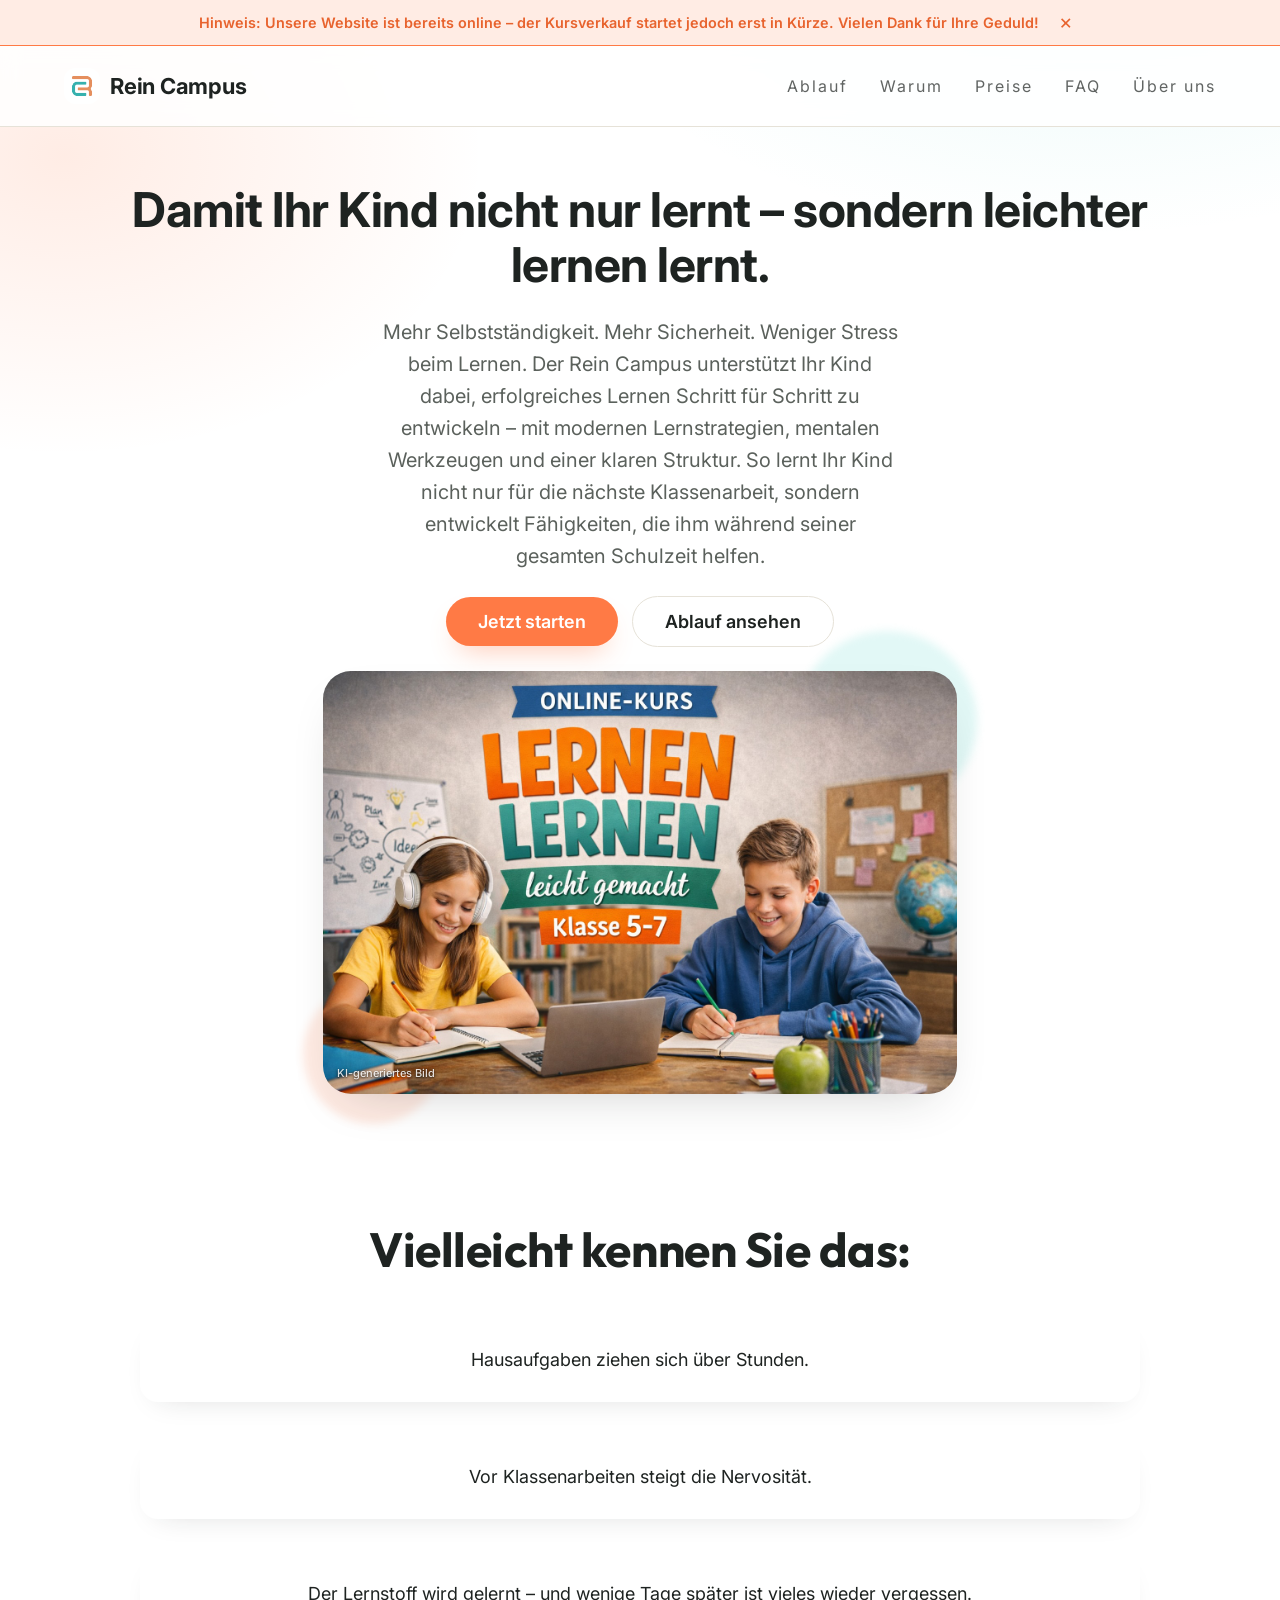
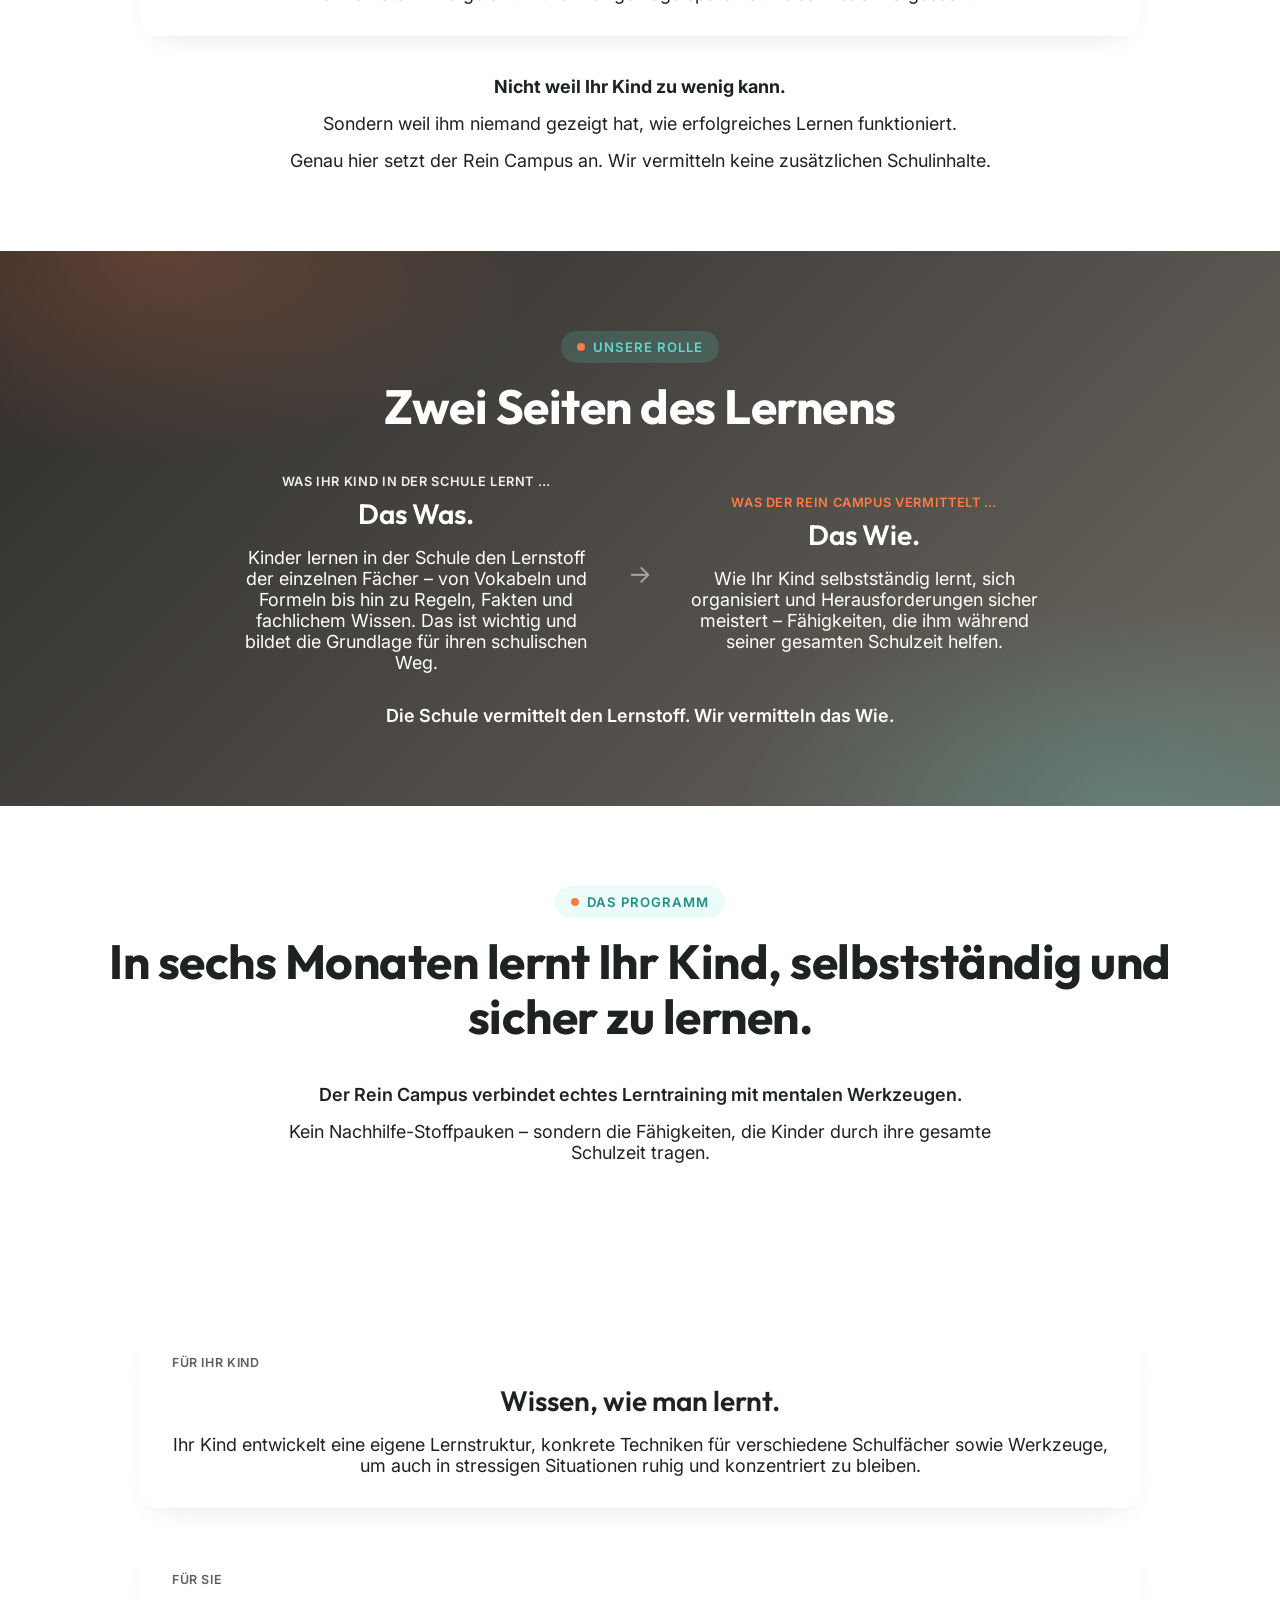
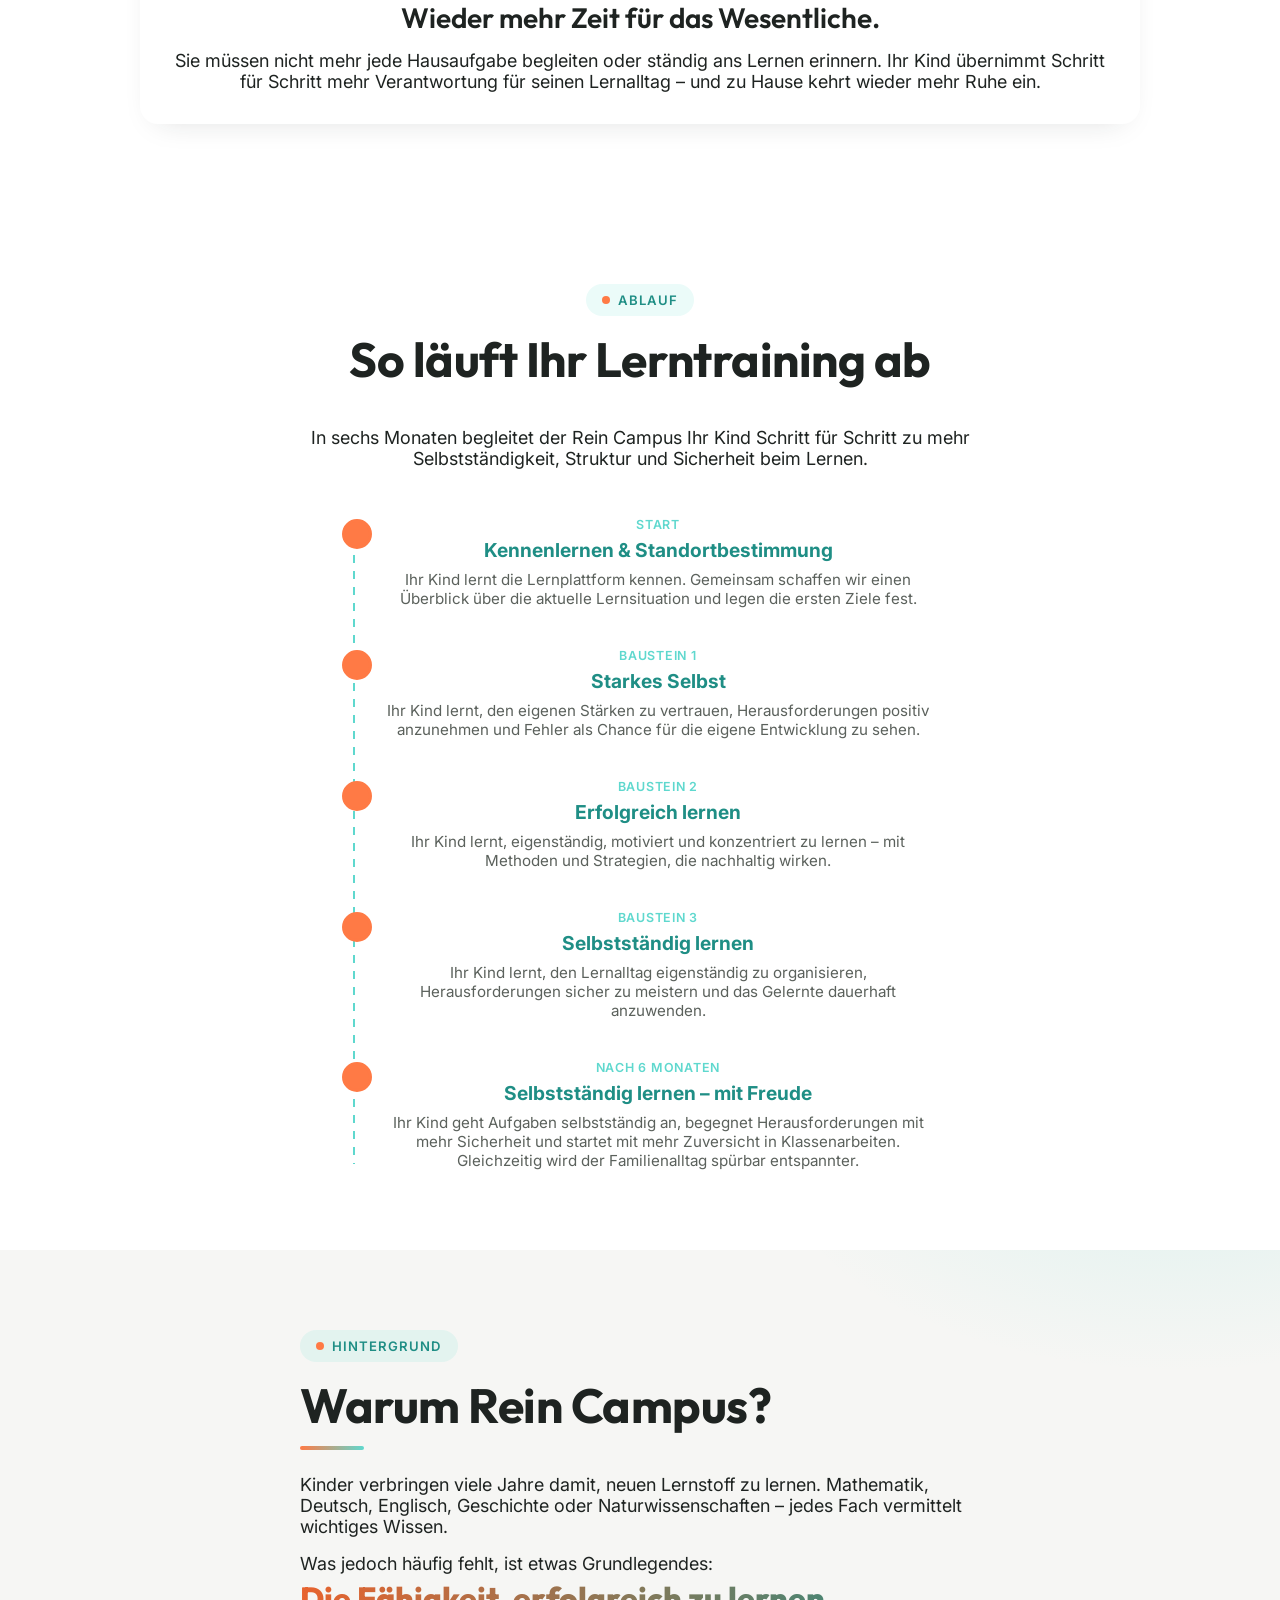
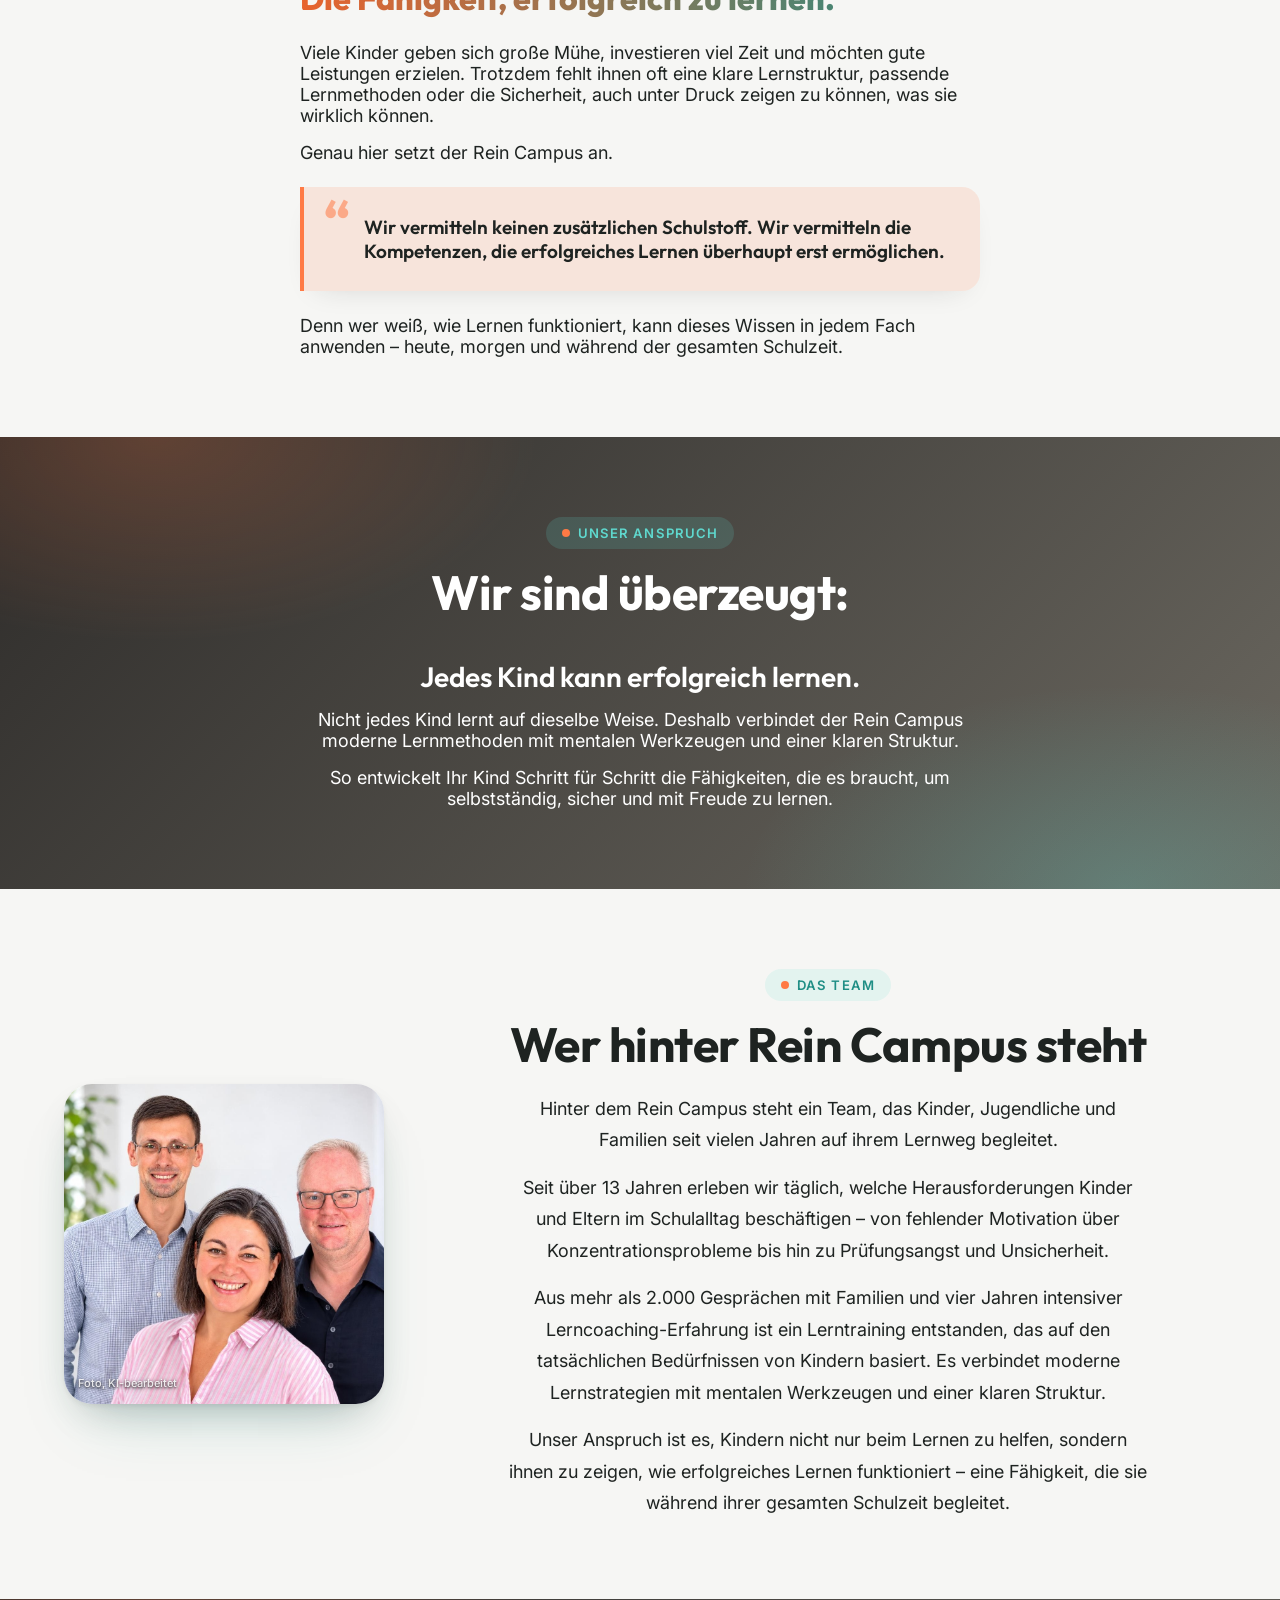
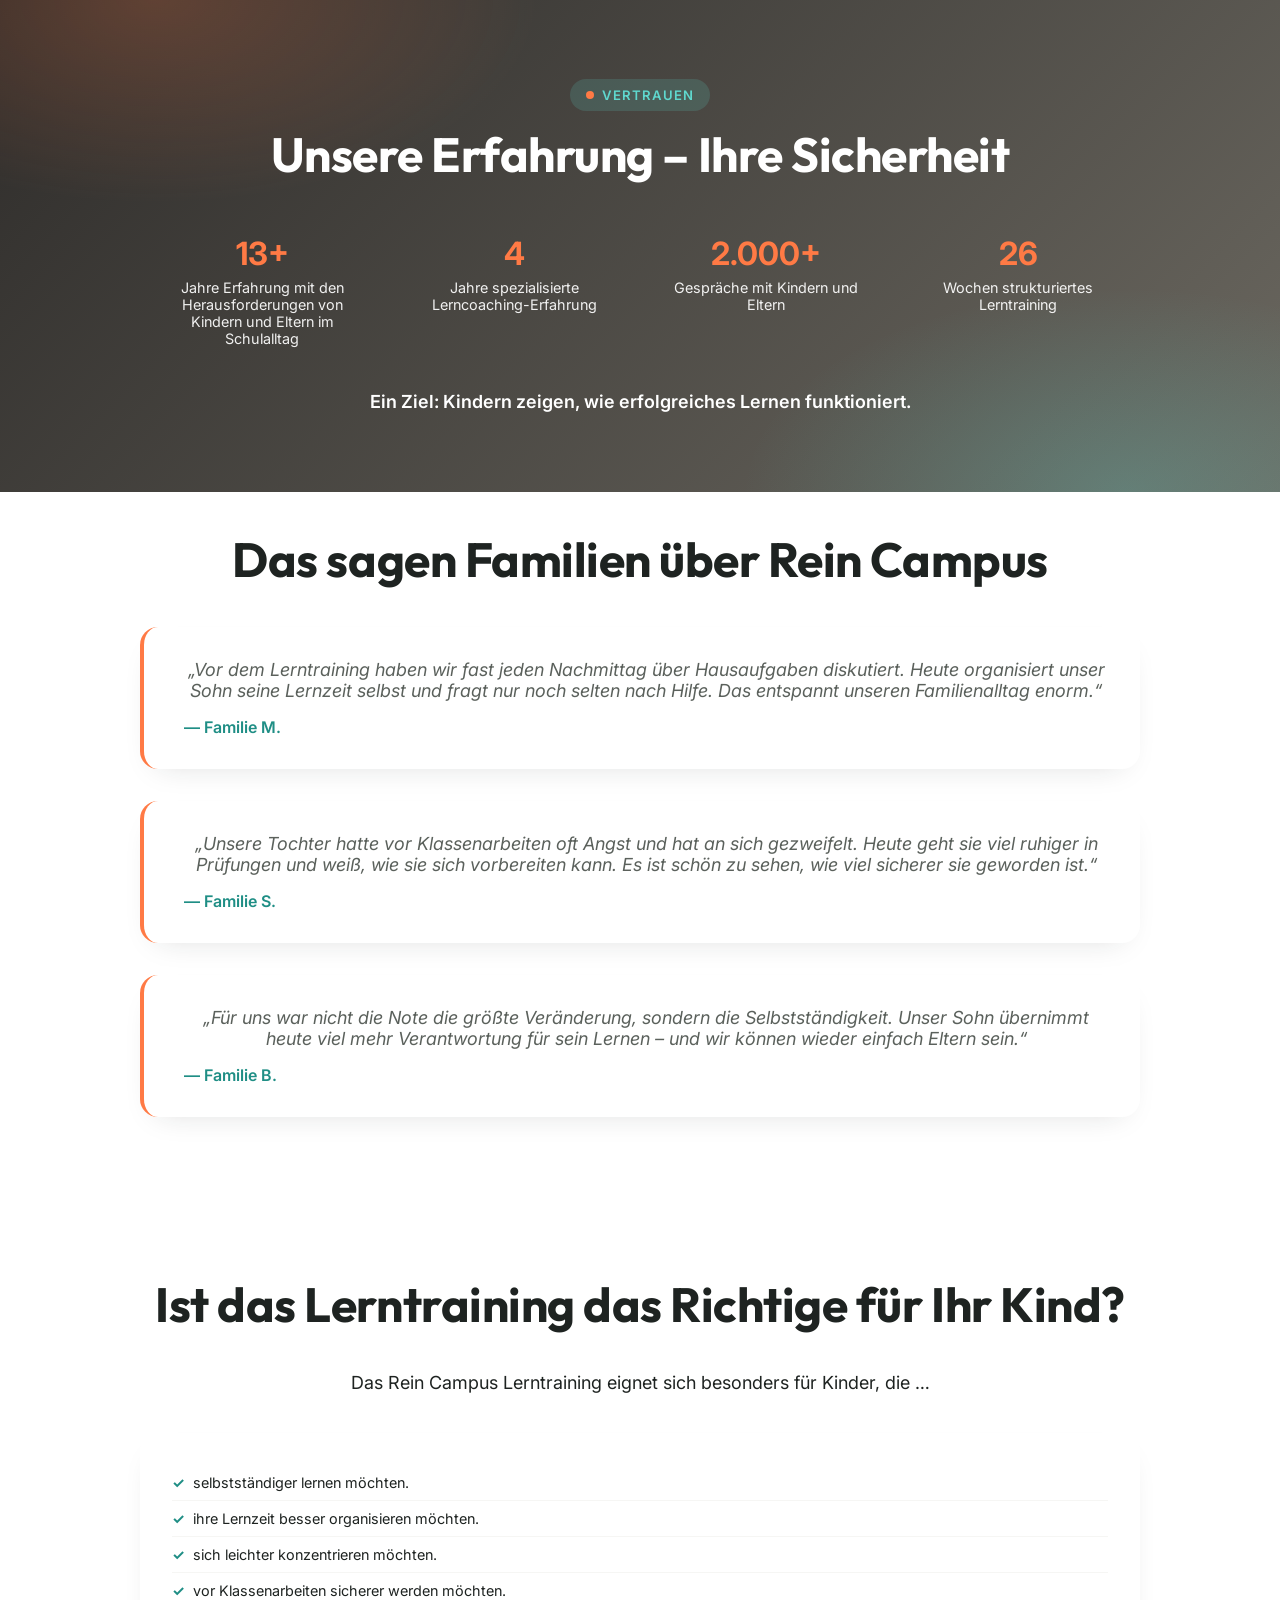
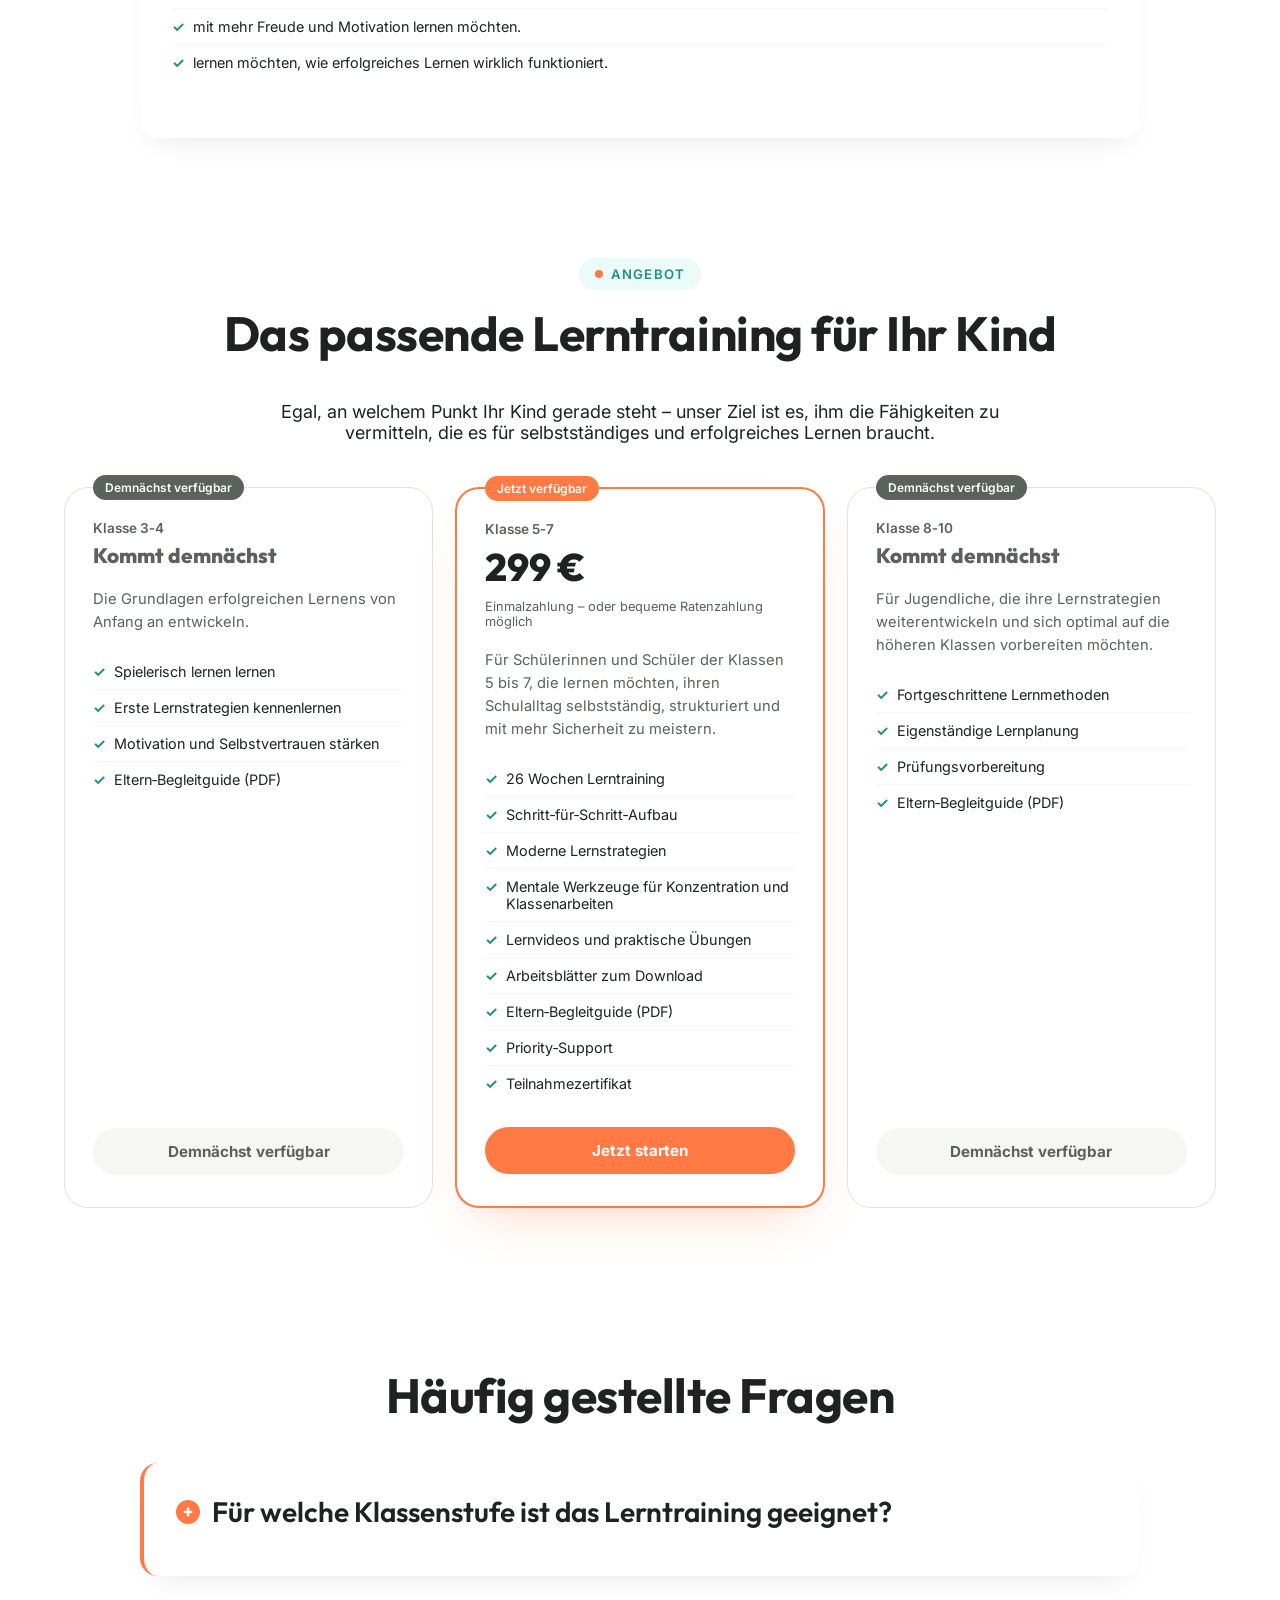
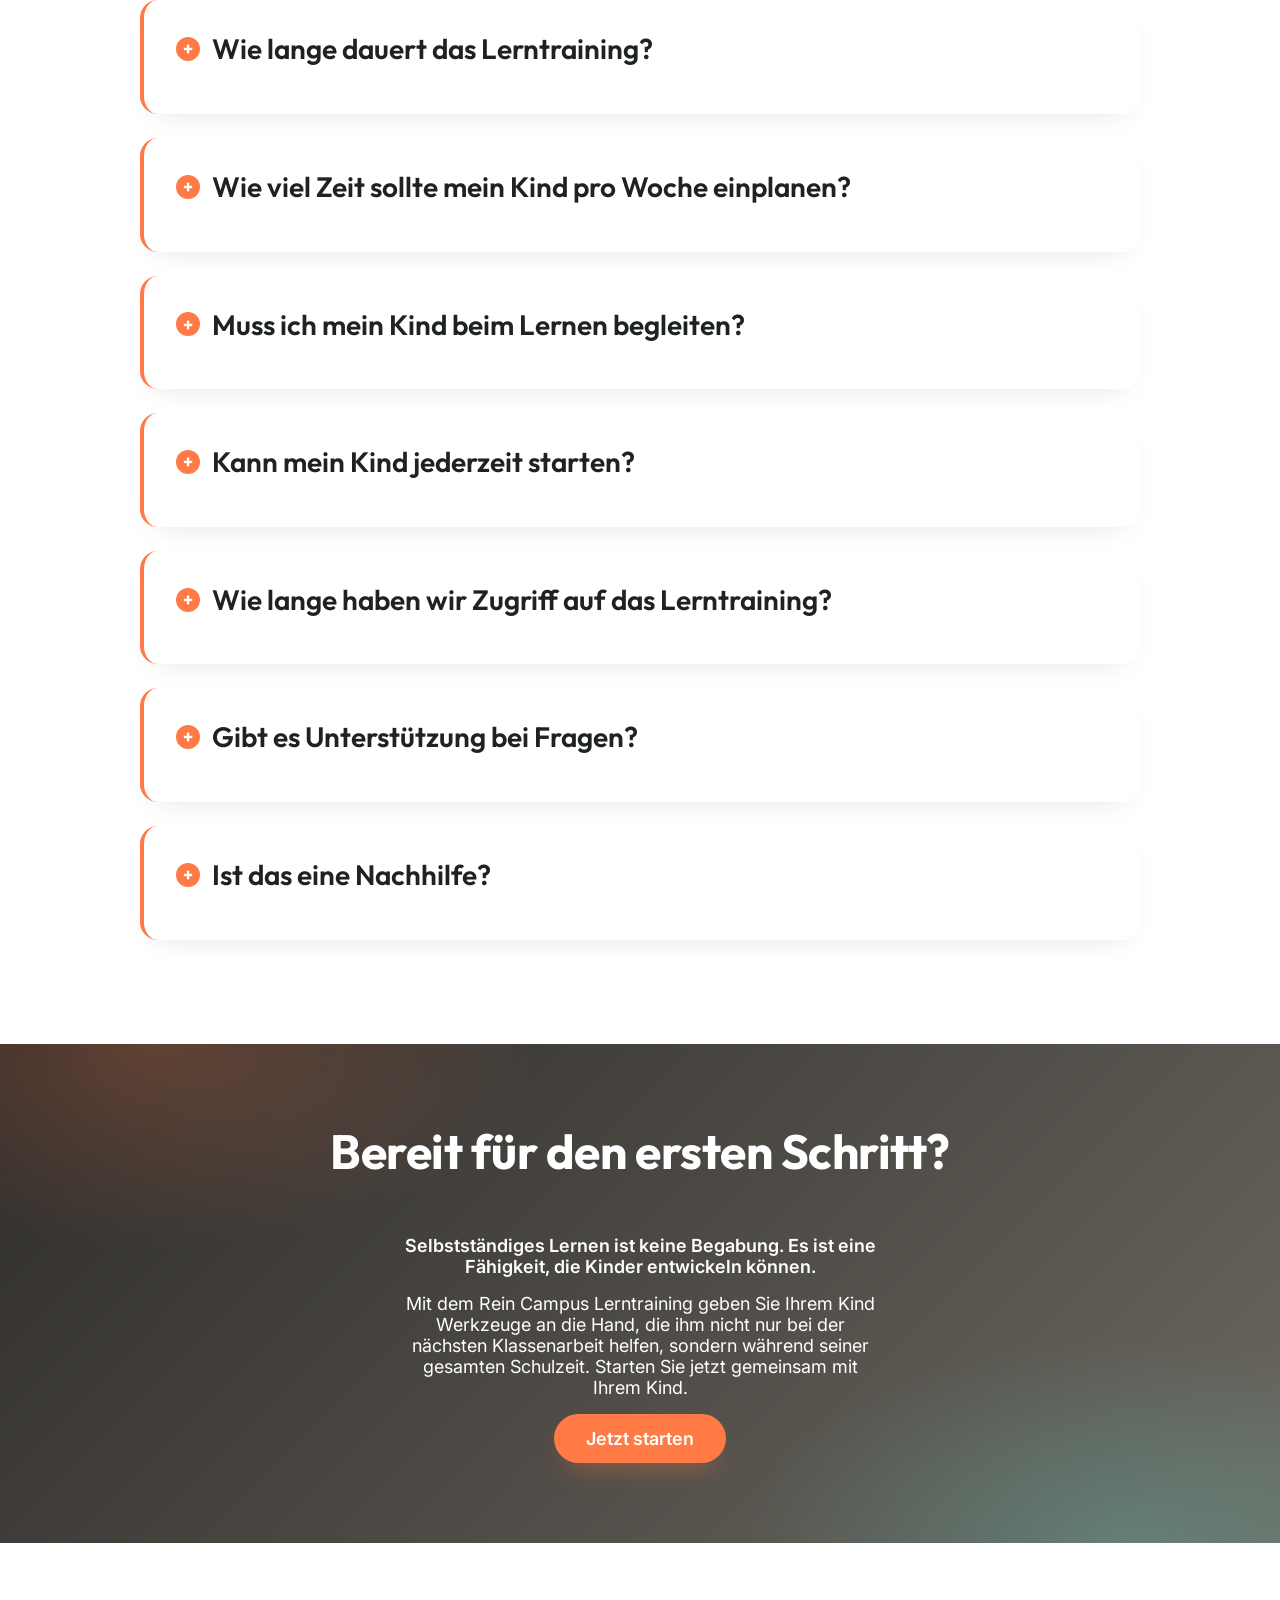
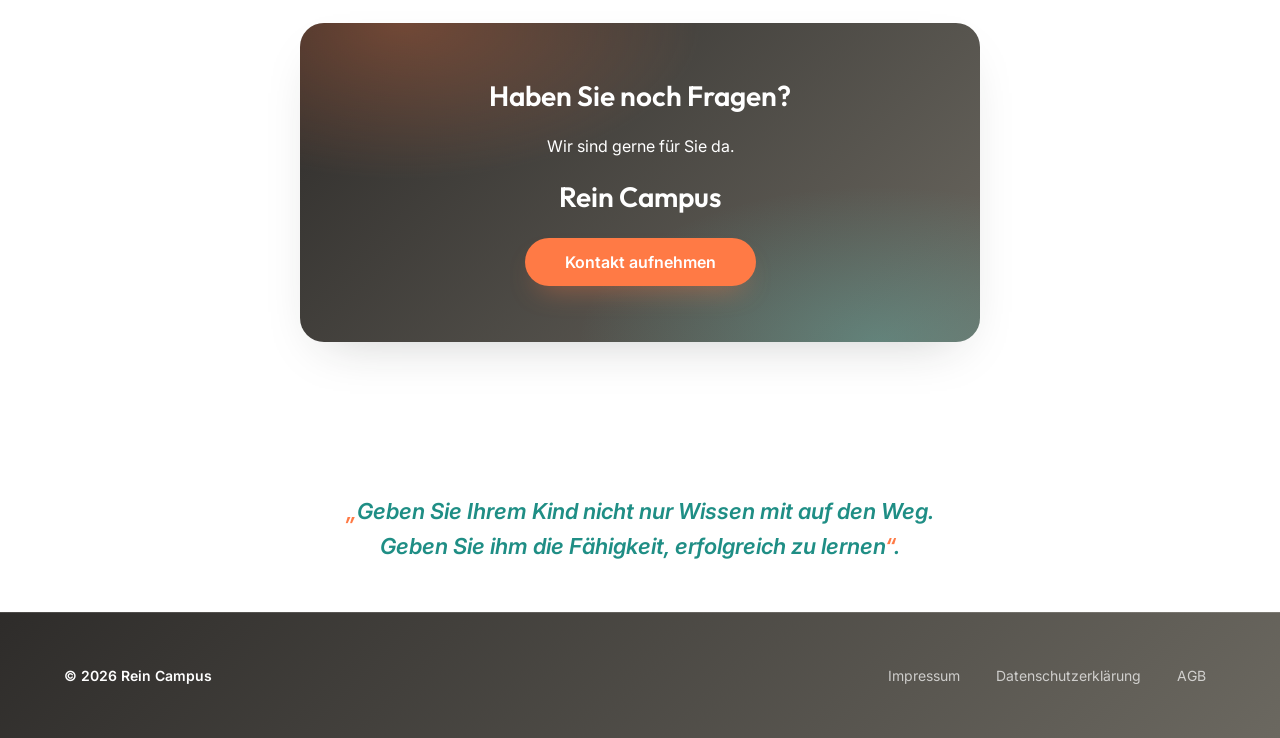
<file: index.html>
<!DOCTYPE html>
<html lang="de">
<head>
    <meta charset="UTF-8">
    <meta name="viewport" content="width=device-width, initial-scale=1.0">
    <title>Rein Campus – Wir vermitteln das Wie</title>
    <link rel="icon" type="image/x-icon" href="assets/favicon.ico">
    <!-- Outfit/Inter jetzt lokal via @font-face in css/style.css (siehe fonts/Outfit, fonts/Inter) -->
    <link rel="stylesheet" href="css/shared-components.css">
    <link rel="stylesheet" href="css/style.css">
    <link rel="stylesheet" href="css/navigation.css">
    <link rel="stylesheet" href="css/layout.css">
    <link rel="stylesheet" href="css/components.css">
    <link rel="stylesheet" href="css/sections.css">
    <link rel="stylesheet" href="css/footer.css">
    <link rel="stylesheet" href="css/media_queries.css">
</head>
<body>
    <nav>
        <div class="container nav-content">
            <div class="logo">
                <img class="logo-img" src="assets/rc_icon.jpg" alt="Rein Campus Logo">
                <a href="#main">Rein Campus</a>
            </div>
            <div class="nav-links">
                <a href="#programm">Ablauf</a>
                <a href="#warum">Warum</a>
                <a href="#pricing">Preise</a>
                <a href="#faq">FAQ</a>
                <a href="#ueber-uns">Über uns</a>
            </div>
            <button class="hamburger" id="hamburger" aria-label="Menü öffnen">
                <span></span>
                <span></span>
                <span></span>
            </button>
        </div>
    </nav>

    <main id="main">
        <section class="hero">
            <div class="container hero-inner">
                <div class="hero-content">
                    <div class="hero-content-wrapper">
                        <h1 class="hero-title animate-slam">
                            <span>Damit Ihr Kind nicht nur lernt – sondern leichter lernen lernt.</span>
                        </h1>
                        <div class="hero-description-wrapper">
                            <p class="hero-desc">
                                Mehr Selbstständigkeit. Mehr Sicherheit. Weniger Stress beim Lernen.
                                Der Rein Campus unterstützt Ihr Kind dabei, erfolgreiches Lernen Schritt für Schritt zu entwickeln – mit modernen Lernstrategien, mentalen Werkzeugen und einer klaren Struktur.
                                So lernt Ihr Kind nicht nur für die nächste Klassenarbeit, sondern entwickelt Fähigkeiten, die ihm während seiner gesamten Schulzeit helfen.
                            </p>
                        </div>
                        <div class="hero-btns">
                            <a href="#pricing" class="btn-primary">Jetzt starten</a>
                            <a href="#programm" class="btn-secondary">Ablauf ansehen</a>
                        </div>
                    </div>
                </div>
                <div class="carousel">
                    <div class="carousel-content-wrapper">
                        <!-- Carousel pausiert (Stand 2026-07), bis alle Kurse frei verfügbar sind – nur 5.-7. Klasse als statisches Bild -->
                        <div class="image-wrapper active">
                            <img class="carousel-image" src="assets/5-7.jpg" alt="KI-generiertes Bild eines lernenden Kindes">
                            <span class="ai-image-badge">KI-generiertes Bild</span>
                        </div>
                        <!--
                        <div class="image-wrapper inactive">
                            <img class="carousel-image" src="assets/3-4.jpg" alt="third-to-fourth">
                        </div>
                        <div class="image-wrapper inactive">
                            <img class="carousel-image" src="assets/8-10.jpg" alt="eigth-to-tenth">
                        </div>
                        -->
                    </div>
                </div>
            </div>
        </section>

        <!-- Vielleicht kennen Sie das -->
        <div class="content-wrapper">
            <div class="container">
                <div class="about-the-course">
                    <h2 class="generic-h2">Vielleicht kennen Sie das:</h2>
                </div>
                <div class="add-gap-to-box-grid">
                    <div class="box background-light">
                        <p class="generic-p">Hausaufgaben ziehen sich über Stunden.</p>
                    </div>
                    <div class="box background-light">
                        <p class="generic-p">Vor Klassenarbeiten steigt die Nervosität.</p>
                    </div>
                    <div class="box background-light">
                        <p class="generic-p">Der Lernstoff wird gelernt – und wenige Tage später ist vieles wieder vergessen.</p>
                    </div>
                </div>
                <div class="about-the-course" style="margin-top: 40px;">
                    <p class="generic-p"><strong>Nicht weil Ihr Kind zu wenig kann.</strong></p>
                    <p class="generic-p">Sondern weil ihm niemand gezeigt hat, wie erfolgreiches Lernen funktioniert.</p>
                    <p class="generic-p">Genau hier setzt der Rein Campus an. Wir vermitteln keine zusätzlichen Schulinhalte.</p>
                </div>
            </div>
        </div>

        <!-- Zwei Seiten des Lernens (Das Was / Das Wie) -->
        <div class="content-wrapper background-brand">
            <div class="container">
                <div class="about-the-course" style="text-align: center;">
                    <span class="eyebrow eyebrow--on-dark"><span class="eyebrow-dot"></span>Unsere Rolle</span>
                    <h2 class="generic-h2 title-light">Zwei Seiten des Lernens</h2>
                </div>
                <div class="contrast-row">
                    <div class="contrast-col">
                        <span class="contrast-label">Was Ihr Kind in der Schule lernt …</span>
                        <h3 class="generic-h3 title-light">Das Was.</h3>
                        <p class="generic-p title-light">Kinder lernen in der Schule den Lernstoff der einzelnen Fächer – von Vokabeln und Formeln bis hin zu Regeln, Fakten und fachlichem Wissen. Das ist wichtig und bildet die Grundlage für ihren schulischen Weg.</p>
                    </div>
                    <div class="contrast-arrow" aria-hidden="true">→</div>
                    <div class="contrast-col">
                        <span class="contrast-label contrast-label--amber">Was der Rein Campus vermittelt …</span>
                        <h3 class="generic-h3 title-light">Das Wie.</h3>
                        <p class="generic-p title-light">Wie Ihr Kind selbstständig lernt, sich organisiert und Herausforderungen sicher meistert – Fähigkeiten, die ihm während seiner gesamten Schulzeit helfen.</p>
                    </div>
                </div>
                <p class="generic-p title-light" style="margin-top: 32px; font-weight: 600;">Die Schule vermittelt den Lernstoff. Wir vermitteln das Wie.</p>
            </div>
        </div>

        <!-- In sechs Monaten -->
        <div class="content-wrapper">
            <div class="container">
                <div class="about-the-course" style="text-align: center;">
                    <span class="eyebrow"><span class="eyebrow-dot"></span>Das Programm</span>
                    <h2 class="generic-h2">In sechs Monaten lernt Ihr Kind, selbstständig und sicher zu lernen.</h2>
                    <p class="generic-p" style="font-weight: 600; color: var(--ink);">Der Rein Campus verbindet echtes Lerntraining mit mentalen Werkzeugen.</p>
                    <p class="generic-p">Kein Nachhilfe-Stoffpauken – sondern die Fähigkeiten, die Kinder durch ihre gesamte Schulzeit tragen.</p>
                </div>
            </div>
        </div>

        <!-- Für Ihr Kind / Für Sie -->
        <div class="content-wrapper">
            <div class="container">
                <div class="add-gap-to-box-grid">
                    <div class="box background-light">
                        <span class="card-label">Für Ihr Kind</span>
                        <h3 class="generic-h3">Wissen, wie man lernt.</h3>
                        <p class="generic-p">Ihr Kind entwickelt eine eigene Lernstruktur, konkrete Techniken für verschiedene Schulfächer sowie Werkzeuge, um auch in stressigen Situationen ruhig und konzentriert zu bleiben.</p>
                    </div>
                    <div class="box background-light">
                        <span class="card-label card-label--amber">Für Sie</span>
                        <h3 class="generic-h3">Wieder mehr Zeit für das Wesentliche.</h3>
                        <p class="generic-p">Sie müssen nicht mehr jede Hausaufgabe begleiten oder ständig ans Lernen erinnern. Ihr Kind übernimmt Schritt für Schritt mehr Verantwortung für seinen Lernalltag – und zu Hause kehrt wieder mehr Ruhe ein.</p>
                    </div>
                </div>
            </div>
        </div>

        <!-- So läuft Ihr Lerntraining ab -->
        <div class="content-wrapper" id="programm">
            <div class="container">
                <div class="about-the-course" style="text-align: center;">
                    <span class="eyebrow"><span class="eyebrow-dot"></span>Ablauf</span>
                    <h2 class="generic-h2">So läuft Ihr Lerntraining ab</h2>
                    <p class="generic-p">In sechs Monaten begleitet der Rein Campus Ihr Kind Schritt für Schritt zu mehr Selbstständigkeit, Struktur und Sicherheit beim Lernen.</p>
                    <div class="journey-path">
                        <div class="journey-path-fill" aria-hidden="true"></div>
                        <div class="journey-stop">
                            <span class="stage">Start</span>
                            <h4>Kennenlernen &amp; Standortbestimmung</h4>
                            <p>Ihr Kind lernt die Lernplattform kennen. Gemeinsam schaffen wir einen Überblick über die aktuelle Lernsituation und legen die ersten Ziele fest.</p>
                        </div>
                        <div class="journey-stop">
                            <span class="stage">Baustein 1</span>
                            <h4>Starkes Selbst</h4>
                            <p>Ihr Kind lernt, den eigenen Stärken zu vertrauen, Herausforderungen positiv anzunehmen und Fehler als Chance für die eigene Entwicklung zu sehen.</p>
                        </div>
                        <div class="journey-stop">
                            <span class="stage">Baustein 2</span>
                            <h4>Erfolgreich lernen</h4>
                            <p>Ihr Kind lernt, eigenständig, motiviert und konzentriert zu lernen – mit Methoden und Strategien, die nachhaltig wirken.</p>
                        </div>
                        <div class="journey-stop">
                            <span class="stage">Baustein 3</span>
                            <h4>Selbstständig lernen</h4>
                            <p>Ihr Kind lernt, den Lernalltag eigenständig zu organisieren, Herausforderungen sicher zu meistern und das Gelernte dauerhaft anzuwenden.</p>
                        </div>
                        <div class="journey-stop current">
                            <span class="stage">Nach 6 Monaten</span>
                            <h4>Selbstständig lernen – mit Freude</h4>
                            <p>Ihr Kind geht Aufgaben selbstständig an, begegnet Herausforderungen mit mehr Sicherheit und startet mit mehr Zuversicht in Klassenarbeiten. Gleichzeitig wird der Familienalltag spürbar entspannter.</p>
                        </div>
                    </div>
                </div>
            </div>
        </div>

        <!-- Warum Rein Campus -->
        <div class="content-wrapper" id="warum">
            <div class="container">
                <div class="about-the-course">
                    <span class="eyebrow"><span class="eyebrow-dot"></span>Hintergrund</span>
                    <h2 class="generic-h2">Warum Rein Campus?</h2>
                    <p class="generic-p">Kinder verbringen viele Jahre damit, neuen Lernstoff zu lernen. Mathematik, Deutsch, Englisch, Geschichte oder Naturwissenschaften – jedes Fach vermittelt wichtiges Wissen.</p>
                    <p class="generic-p">Was jedoch häufig fehlt, ist etwas Grundlegendes:</p>
                    <h3 class="generic-h3 highlight-badge">Die Fähigkeit, erfolgreich zu lernen.</h3>
                    <p class="generic-p">Viele Kinder geben sich große Mühe, investieren viel Zeit und möchten gute Leistungen erzielen. Trotzdem fehlt ihnen oft eine klare Lernstruktur, passende Lernmethoden oder die Sicherheit, auch unter Druck zeigen zu können, was sie wirklich können.</p>
                    <p class="generic-p">Genau hier setzt der Rein Campus an.</p>
                </div>
                <div class="info-block">
                    <p class="generic-p">Wir vermitteln keinen zusätzlichen Schulstoff. Wir vermitteln die Kompetenzen, die erfolgreiches Lernen überhaupt erst ermöglichen.</p>
                </div>
                <div class="about-the-course">
                    <p class="generic-p">Denn wer weiß, wie Lernen funktioniert, kann dieses Wissen in jedem Fach anwenden – heute, morgen und während der gesamten Schulzeit.</p>
                </div>
            </div>
        </div>

        <!-- Unser Anspruch -->
        <div class="content-wrapper background-dark">
            <div class="container">
                <div class="about-the-course" style="text-align: center;">
                    <span class="eyebrow eyebrow--on-dark"><span class="eyebrow-dot"></span>Unser Anspruch</span>
                    <h2 class="generic-h2 title-light">Wir sind überzeugt:</h2>
                    <h3 class="generic-h3 title-light">Jedes Kind kann erfolgreich lernen.</h3>
                    <p class="generic-p title-light">Nicht jedes Kind lernt auf dieselbe Weise. Deshalb verbindet der Rein Campus moderne Lernmethoden mit mentalen Werkzeugen und einer klaren Struktur.</p>
                    <p class="generic-p title-light">So entwickelt Ihr Kind Schritt für Schritt die Fähigkeiten, die es braucht, um selbstständig, sicher und mit Freude zu lernen.</p>
                </div>
            </div>
        </div>

        <!-- Wer hinter Rein Campus steht -->
        <div class="about-me" id="ueber-uns">
            <div class="container about-me-inner">
                <div class="about-me-media">
                    <div class="about-me-photo-card">
                        <img class="about-me-photo" src="assets/profile.jpeg" alt="Team des Rein Campus (Foto, KI-bearbeitet)">
                        <span class="ai-image-badge">Foto, KI-bearbeitet</span>
                    </div>
                </div>
                <div class="about-me-content">
                    <span class="eyebrow"><span class="eyebrow-dot"></span>Das Team</span>
                    <h2 class="generic-h2 about-me-heading">Wer hinter Rein Campus steht</h2>
                    <p class="generic-p about-me-text">
                        Hinter dem Rein Campus steht ein Team, das Kinder, Jugendliche und Familien seit vielen Jahren auf ihrem Lernweg begleitet.
                    </p>
                    <p class="generic-p about-me-text">
                        Seit über 13 Jahren erleben wir täglich, welche Herausforderungen Kinder und Eltern im Schulalltag beschäftigen – von fehlender Motivation über Konzentrationsprobleme bis hin zu Prüfungsangst und Unsicherheit.
                    </p>
                    <p class="generic-p about-me-text">
                        Aus mehr als 2.000 Gesprächen mit Familien und vier Jahren intensiver Lerncoaching-Erfahrung ist ein Lerntraining entstanden, das auf den tatsächlichen Bedürfnissen von Kindern basiert. Es verbindet moderne Lernstrategien mit mentalen Werkzeugen und einer klaren Struktur.
                    </p>
                    <p class="generic-p about-me-text">
                        Unser Anspruch ist es, Kindern nicht nur beim Lernen zu helfen, sondern ihnen zu zeigen, wie erfolgreiches Lernen funktioniert – eine Fähigkeit, die sie während ihrer gesamten Schulzeit begleitet.
                    </p>
                </div>
            </div>
        </div>

        <!-- Unsere Erfahrung – Ihre Sicherheit -->
        <div class="content-wrapper background-brand">
            <div class="container">
                <div class="about-the-course" style="text-align: center;">
                    <span class="eyebrow eyebrow--on-dark"><span class="eyebrow-dot"></span>Vertrauen</span>
                    <h2 class="generic-h2 title-light">Unsere Erfahrung – Ihre Sicherheit</h2>
                </div>
                <div class="format-grid">
                    <div class="format-item">
                        <div class="format-value">13+</div>
                        <div class="format-label">Jahre Erfahrung mit den Herausforderungen von Kindern und Eltern im Schulalltag</div>
                    </div>
                    <div class="format-item">
                        <div class="format-value">4</div>
                        <div class="format-label">Jahre spezialisierte Lerncoaching-Erfahrung</div>
                    </div>
                    <div class="format-item">
                        <div class="format-value">2.000+</div>
                        <div class="format-label">Gespräche mit Kindern und Eltern</div>
                    </div>
                    <div class="format-item">
                        <div class="format-value">26</div>
                        <div class="format-label">Wochen strukturiertes Lerntraining</div>
                    </div>
                </div>
                <p class="generic-p title-light" style="margin-top: 32px; font-weight: 600;">Ein Ziel: Kindern zeigen, wie erfolgreiches Lernen funktioniert.</p>
            </div>
        </div>

        <!-- Testimonials -->
        <div class="padding-bottom">
            <div class="container">
                <div class="about-the-course">
                    <h2 class="generic-h2" style="margin-top: 40px;">Das sagen Familien über Rein Campus</h2>
                    <div class="add-gap-to-box-grid">
                        <div class="box background-light testimonial">
                            <p class="generic-p">
                                „Vor dem Lerntraining haben wir fast jeden Nachmittag über Hausaufgaben diskutiert. Heute organisiert unser Sohn seine Lernzeit selbst und fragt nur noch selten nach Hilfe. Das entspannt unseren Familienalltag enorm.“
                            </p>
                            <p style="margin-top: 16px; font-weight: 600; color: var(--teal-dark);">— Familie M.</p>
                        </div>
                        <div class="box background-light testimonial">
                            <p class="generic-p">
                                „Unsere Tochter hatte vor Klassenarbeiten oft Angst und hat an sich gezweifelt. Heute geht sie viel ruhiger in Prüfungen und weiß, wie sie sich vorbereiten kann. Es ist schön zu sehen, wie viel sicherer sie geworden ist.“
                            </p>
                            <p style="margin-top: 16px; font-weight: 600; color: var(--teal-dark);">— Familie S.</p>
                        </div>
                        <div class="box background-light testimonial">
                            <p class="generic-p">
                                „Für uns war nicht die Note die größte Veränderung, sondern die Selbstständigkeit. Unser Sohn übernimmt heute viel mehr Verantwortung für sein Lernen – und wir können wieder einfach Eltern sein.“
                            </p>
                            <p style="margin-top: 16px; font-weight: 600; color: var(--teal-dark);">— Familie B.</p>
                        </div>
                    </div>
                </div>
            </div>
        </div>

        <!-- Ist das Lerntraining das Richtige? -->
        <div class="content-wrapper">
            <div class="container">
                <div class="about-the-course">
                    <h2 class="generic-h2">Ist das Lerntraining das Richtige für Ihr Kind?</h2>
                    <p class="generic-p">Das Rein Campus Lerntraining eignet sich besonders für Kinder, die …</p>
                </div>
                <div class="add-gap-to-box-grid">
                    <div class="box background-light">
                        <ul class="price-features">
                            <li>selbstständiger lernen möchten.</li>
                            <li>ihre Lernzeit besser organisieren möchten.</li>
                            <li>sich leichter konzentrieren möchten.</li>
                            <li>vor Klassenarbeiten sicherer werden möchten.</li>
                            <li>mit mehr Freude und Motivation lernen möchten.</li>
                            <li>lernen möchten, wie erfolgreiches Lernen wirklich funktioniert.</li>
                        </ul>
                    </div>
                </div>
            </div>
        </div>

        <!-- Angebot -->
        <div class="padding-bottom" id="pricing">
            <div class="container">
                <div class="about-the-course">
                    <span class="eyebrow"><span class="eyebrow-dot"></span>Angebot</span>
                    <h2 class="generic-h2">Das passende Lerntraining für Ihr Kind</h2>
                    <p class="generic-p">Egal, an welchem Punkt Ihr Kind gerade steht – unser Ziel ist es, ihm die Fähigkeiten zu vermitteln, die es für selbstständiges und erfolgreiches Lernen braucht.</p>
                </div>
                <div class="price-grid">
                    <div class="price-card">
                        <span class="price-badge">Demnächst verfügbar</span>
                        <div class="price-class">Klasse 3‑4</div>
                        <div class="price-value" style="font-size: 1.3rem; color: var(--muted);">Kommt demnächst</div>
                        <p class="price-desc">Die Grundlagen erfolgreichen Lernens von Anfang an entwickeln.</p>
                        <ul class="price-features">
                            <li>Spielerisch lernen lernen</li>
                            <li>Erste Lernstrategien kennenlernen</li>
                            <li>Motivation und Selbstvertrauen stärken</li>
                            <li>Eltern‑Begleitguide (PDF)</li>
                        </ul>
                        <span class="price-btn">Demnächst verfügbar</span>
                    </div>
                    <div class="price-card active">
                        <span class="price-badge">Jetzt verfügbar</span>
                        <div class="price-class">Klasse 5‑7</div>
                        <div class="price-value">299 €</div>
                        <div class="price-note">Einmalzahlung – oder bequeme Ratenzahlung möglich</div>
                        <p class="price-desc">Für Schülerinnen und Schüler der Klassen 5 bis 7, die lernen möchten, ihren Schulalltag selbstständig, strukturiert und mit mehr Sicherheit zu meistern.</p>
                        <ul class="price-features">
                            <li>26 Wochen Lerntraining</li>
                            <li>Schritt‑für‑Schritt‑Aufbau</li>
                            <li>Moderne Lernstrategien</li>
                            <li>Mentale Werkzeuge für Konzentration und Klassenarbeiten</li>
                            <li>Lernvideos und praktische Übungen</li>
                            <li>Arbeitsblätter zum Download</li>
                            <li>Eltern‑Begleitguide (PDF)</li>
                            <li>Priority‑Support</li>
                            <li>Teilnahmezertifikat</li>
                        </ul>
                        <a href="https://www.checkout-ds24.com/product/677281" class="price-btn" target="_blank" rel="noopener noreferrer">Jetzt starten</a>
                    </div>
                    <div class="price-card">
                        <span class="price-badge">Demnächst verfügbar</span>
                        <div class="price-class">Klasse 8‑10</div>
                        <div class="price-value" style="font-size: 1.3rem; color: var(--muted);">Kommt demnächst</div>
                        <p class="price-desc">Für Jugendliche, die ihre Lernstrategien weiterentwickeln und sich optimal auf die höheren Klassen vorbereiten möchten.</p>
                        <ul class="price-features">
                            <li>Fortgeschrittene Lernmethoden</li>
                            <li>Eigenständige Lernplanung</li>
                            <li>Prüfungsvorbereitung</li>
                            <li>Eltern‑Begleitguide (PDF)</li>
                        </ul>
                        <span class="price-btn">Demnächst verfügbar</span>
                    </div>
                </div>
            </div>
        </div>

        <!-- FAQ -->
        <div class="content-wrapper" id="faq">
            <div class="container">
                <div class="FAQ-section about-the-course">
                    <h2 class="generic-h2">Häufig gestellte Fragen</h2>
                    <div class="FAQ-item box background-dark">
                        <h3 class="generic-h3 title-light">
                            <button class="FAQ-question" type="button" aria-expanded="false" aria-controls="faq-answer-1" id="faq-question-1">Für welche Klassenstufe ist das Lerntraining geeignet?</button>
                        </h3>
                        <div class="FAQ-answer" id="faq-answer-1" role="region" aria-labelledby="faq-question-1" aria-hidden="true">
                            <div class="FAQ-answer-inner">
                                <p class="generic-p title-light">Das aktuelle Lerntraining richtet sich an Schülerinnen und Schüler der Klassen 5 bis 7. Lerntrainings für die Klassen 3 bis 4 sowie 8 bis 10 befinden sich bereits in Vorbereitung.</p>
                            </div>
                        </div>
                    </div>
                    <div class="FAQ-item box background-dark">
                        <h3 class="generic-h3 title-light">
                            <button class="FAQ-question" type="button" aria-expanded="false" aria-controls="faq-answer-2" id="faq-question-2">Wie lange dauert das Lerntraining?</button>
                        </h3>
                        <div class="FAQ-answer" id="faq-answer-2" role="region" aria-labelledby="faq-question-2" aria-hidden="true">
                            <div class="FAQ-answer-inner">
                                <p class="generic-p title-light">Das Programm begleitet Ihr Kind über 26 Wochen. Die Inhalte bauen Schritt für Schritt aufeinander auf und lassen sich flexibel in den Familienalltag integrieren.</p>
                            </div>
                        </div>
                    </div>
                    <div class="FAQ-item box background-dark">
                        <h3 class="generic-h3 title-light">
                            <button class="FAQ-question" type="button" aria-expanded="false" aria-controls="faq-answer-3" id="faq-question-3">Wie viel Zeit sollte mein Kind pro Woche einplanen?</button>
                        </h3>
                        <div class="FAQ-answer" id="faq-answer-3" role="region" aria-labelledby="faq-question-3" aria-hidden="true">
                            <div class="FAQ-answer-inner">
                                <p class="generic-p title-light">Die einzelnen Lerneinheiten sind bewusst kompakt gestaltet. So lässt sich das Lerntraining gut mit Schule, Freizeit und Hobbys verbinden.</p>
                            </div>
                        </div>
                    </div>
                    <div class="FAQ-item box background-dark">
                        <h3 class="generic-h3 title-light">
                            <button class="FAQ-question" type="button" aria-expanded="false" aria-controls="faq-answer-4" id="faq-question-4">Muss ich mein Kind beim Lernen begleiten?</button>
                        </h3>
                        <div class="FAQ-answer" id="faq-answer-4" role="region" aria-labelledby="faq-question-4" aria-hidden="true">
                            <div class="FAQ-answer-inner">
                                <p class="generic-p title-light">Nein. Das Lerntraining ist darauf ausgelegt, dass Kinder Schritt für Schritt selbstständiger werden. Der Eltern-Begleitguide unterstützt Sie dabei, Ihr Kind sinnvoll zu begleiten – ohne ständig kontrollieren zu müssen.</p>
                            </div>
                        </div>
                    </div>
                    <div class="FAQ-item box background-dark">
                        <h3 class="generic-h3 title-light">
                            <button class="FAQ-question" type="button" aria-expanded="false" aria-controls="faq-answer-5" id="faq-question-5">Kann mein Kind jederzeit starten?</button>
                        </h3>
                        <div class="FAQ-answer" id="faq-answer-5" role="region" aria-labelledby="faq-question-5" aria-hidden="true">
                            <div class="FAQ-answer-inner">
                                <p class="generic-p title-light">Ja. Nach der Anmeldung erhalten Sie sofort Zugriff auf das Lerntraining und Ihr Kind kann direkt beginnen.</p>
                            </div>
                        </div>
                    </div>
                    <div class="FAQ-item box background-dark">
                        <h3 class="generic-h3 title-light">
                            <button class="FAQ-question" type="button" aria-expanded="false" aria-controls="faq-answer-6" id="faq-question-6">Wie lange haben wir Zugriff auf das Lerntraining?</button>
                        </h3>
                        <div class="FAQ-answer" id="faq-answer-6" role="region" aria-labelledby="faq-question-6" aria-hidden="true">
                            <div class="FAQ-answer-inner">
                                <p class="generic-p title-light">Nach der Freischaltung stehen Ihnen alle Inhalte für den vorgesehenen Nutzungszeitraum zur Verfügung.</p>
                            </div>
                        </div>
                    </div>
                    <div class="FAQ-item box background-dark">
                        <h3 class="generic-h3 title-light">
                            <button class="FAQ-question" type="button" aria-expanded="false" aria-controls="faq-answer-7" id="faq-question-7">Gibt es Unterstützung bei Fragen?</button>
                        </h3>
                        <div class="FAQ-answer" id="faq-answer-7" role="region" aria-labelledby="faq-question-7" aria-hidden="true">
                            <div class="FAQ-answer-inner">
                                <p class="generic-p title-light">Ja. Bei Fragen zum Lerntraining ist unser Team gerne für Sie da.</p>
                            </div>
                        </div>
                    </div>
                    <div class="FAQ-item box background-dark">
                        <h3 class="generic-h3 title-light">
                            <button class="FAQ-question" type="button" aria-expanded="false" aria-controls="faq-answer-8" id="faq-question-8">Ist das eine Nachhilfe?</button>
                        </h3>
                        <div class="FAQ-answer" id="faq-answer-8" role="region" aria-labelledby="faq-question-8" aria-hidden="true">
                            <div class="FAQ-answer-inner">
                                <p class="generic-p title-light">Nein. Der Rein Campus vermittelt keinen zusätzlichen Schulstoff. Die Schule vermittelt den Lernstoff. Wir vermitteln das Wie. Dadurch lernt Ihr Kind, Wissen leichter aufzunehmen, besser zu behalten und selbstständiger zu lernen – unabhängig vom jeweiligen Schulfach.</p>
                            </div>
                        </div>
                    </div>
                </div>
            </div>
        </div>

        <!-- Abschluss -->
        <div class="content-wrapper background-dark final-cta" id="cta">
            <div class="container">
                <h2 class="generic-h2 title-light">Bereit für den ersten Schritt?</h2>
                <p class="generic-p title-light final-cta-desc" style="font-weight: 600;">Selbstständiges Lernen ist keine Begabung. Es ist eine Fähigkeit, die Kinder entwickeln können.</p>
                <p class="generic-p title-light final-cta-desc">Mit dem Rein Campus Lerntraining geben Sie Ihrem Kind Werkzeuge an die Hand, die ihm nicht nur bei der nächsten Klassenarbeit helfen, sondern während seiner gesamten Schulzeit. Starten Sie jetzt gemeinsam mit Ihrem Kind.</p>
                <a href="#pricing" class="btn-primary">Jetzt starten</a>
            </div>
        </div>
    </main>
    <section class="contact-section" id="kontakt">
        <div class="content-wrapper">
            <div class="container">
                <div class="contact-card">
                    <div class="contact-form">
                        <h3 class="generic-h3 title-light">Haben Sie noch Fragen?</h3>
                        <p class="title-light">Wir sind gerne für Sie da.</p>
                        <h3 class="generic-h3 title-light">Rein Campus</h3>
                        <a href="mailto:info@rein-campus.de" class="btn-primary">
                            Kontakt aufnehmen
                        </a>
                    </div>
                </div>
            </div>
        </div>
    </section>
    <section class="brand-quote-section">
        <div class="container">
            <blockquote class="brand-quote"><span class="mark">„</span>Geben Sie Ihrem Kind nicht nur Wissen mit auf den Weg. Geben Sie ihm die Fähigkeit, erfolgreich zu lernen<span class="mark">“</span>.</blockquote>
        </div>
    </section>
    <footer>
        <div class="footer-wrapper">
            <div class="div-logo pointer" onclick="redirectToMainPage()">© 2026 Rein Campus</div>
            <div class="footer-links">
                <a href="legal/impressum.html">Impressum</a>
                <a href="legal/datenschutz.html">Datenschutzerklärung</a>
                <a href="legal/agb.html">AGB</a>
            </div>
        </div>
    </footer>

    <script src="javascript/vendor/gsap/gsap.min.js"></script>
    <script src="javascript/vendor/gsap/ScrollTrigger.min.js"></script>
    <script src="javascript/shared.js"></script>
    <!-- Carousel-Animation pausiert (Stand 2026-07) – animation.js erst wieder einbinden, sobald alle Kurse frei verfügbar sind -->
    <!-- <script src="javascript/animation.js"></script> -->
</body>
</html>
</file>
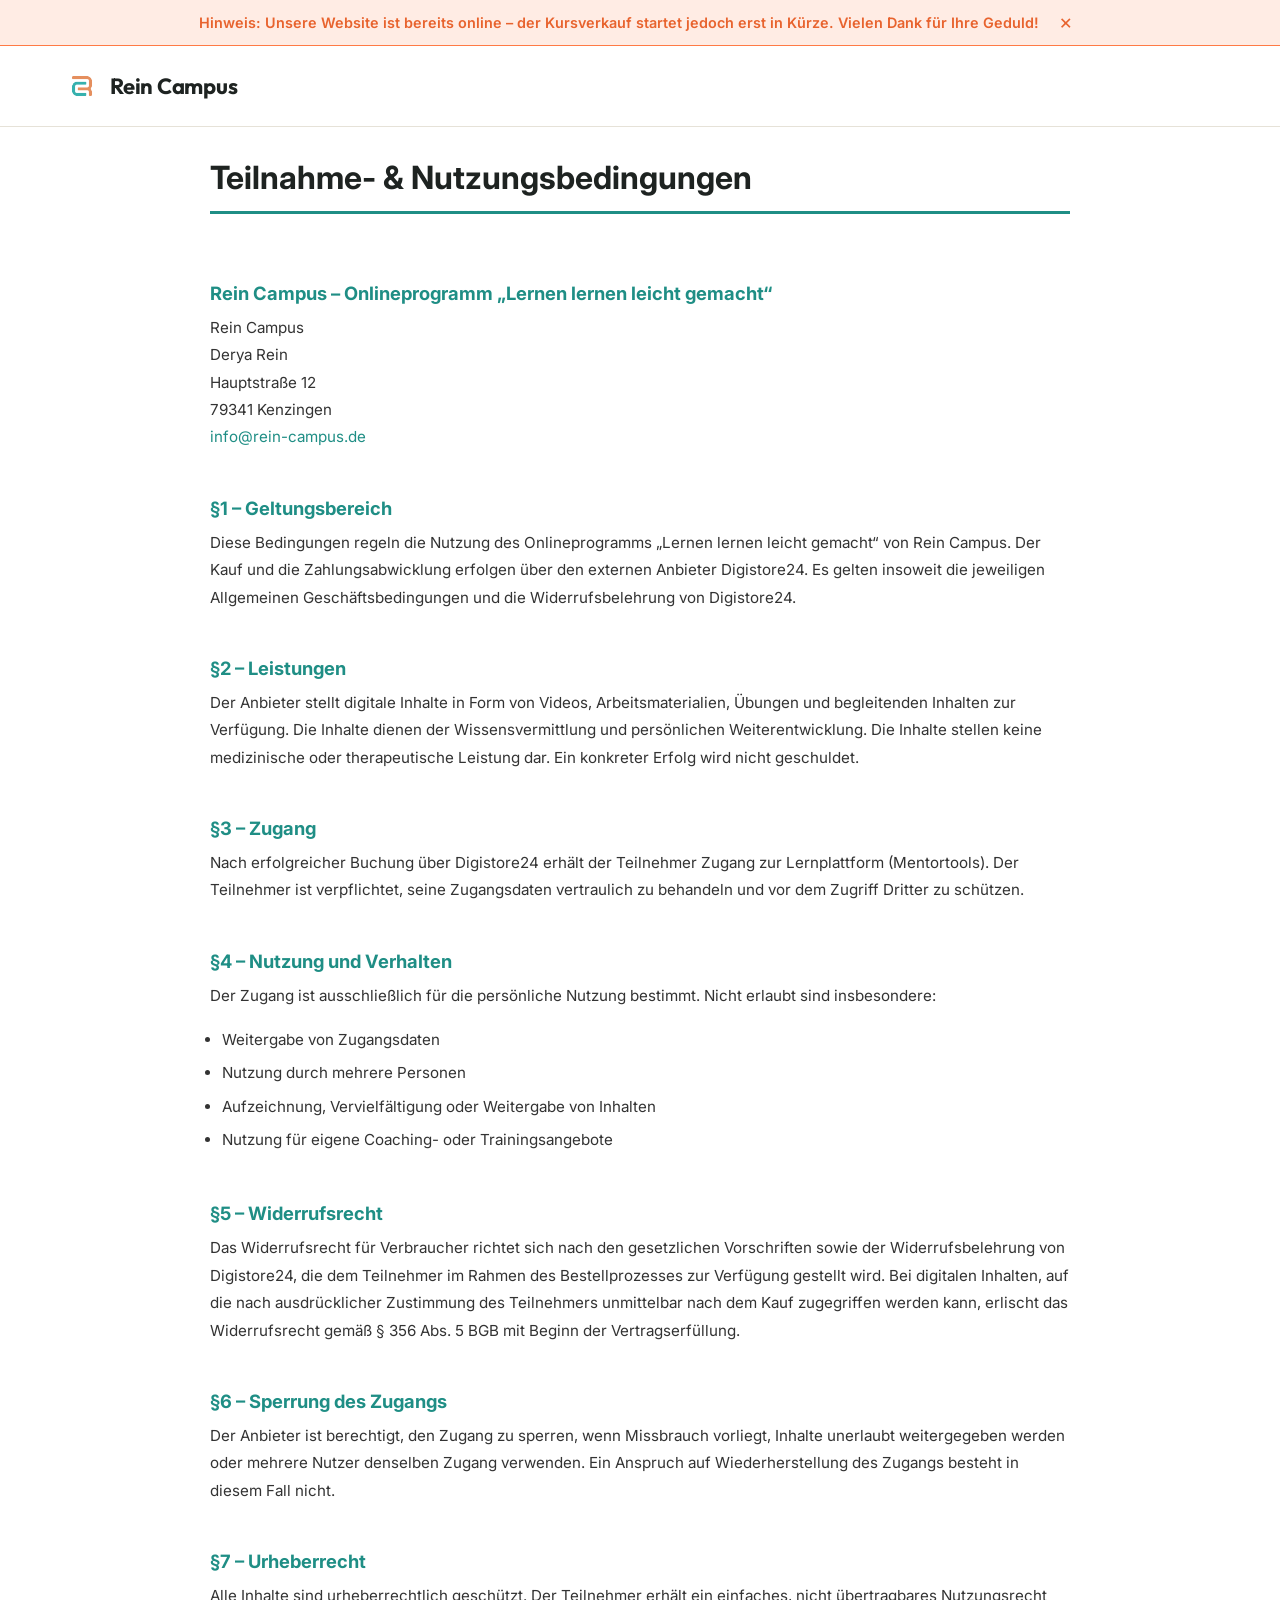
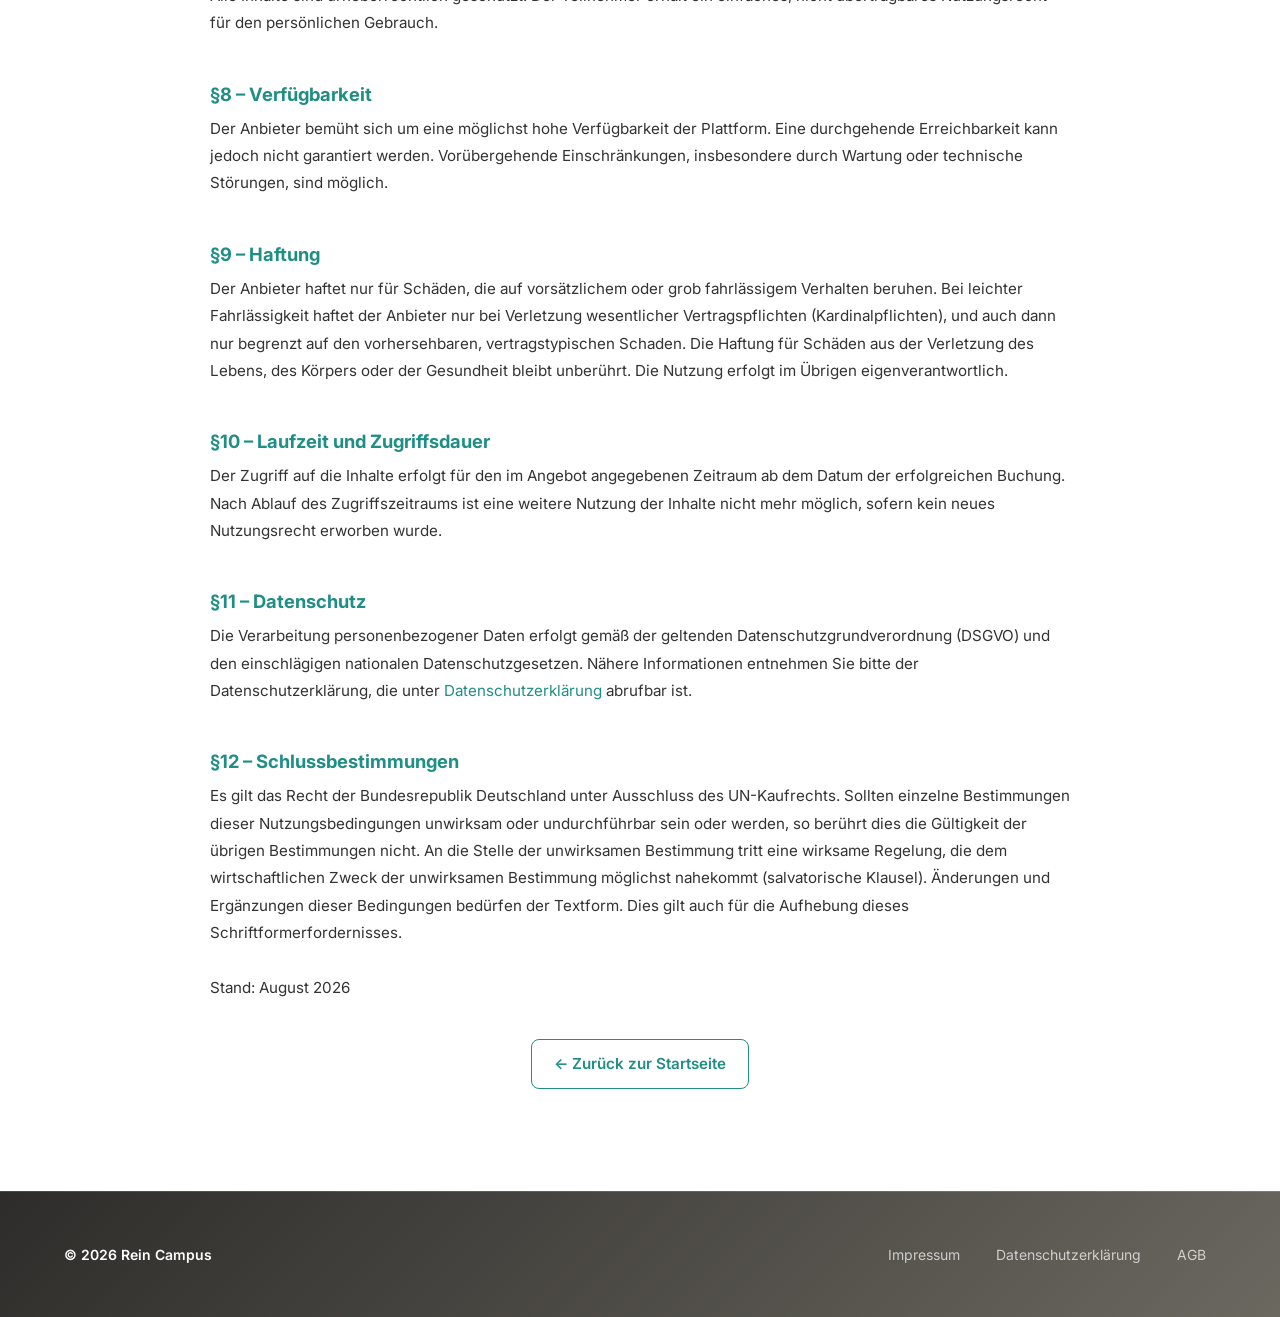
<file: legal/agb.html>
<!DOCTYPE html>
<html lang="de">
<head>
    <meta charset="UTF-8">
    <meta name="viewport" content="width=device-width, initial-scale=1.0">
    <title>AGB – Rein Campus</title>
    <link rel="icon" type="image/x-icon" href="../assets/favicon.ico">
    <link rel="stylesheet" href="../css/shared-components.css">
    <link rel="stylesheet" href="../css/style.css">
    <link rel="stylesheet" href="../css/navigation.css">
    <link rel="stylesheet" href="../css/layout.css">
    <link rel="stylesheet" href="../css/components.css">
    <link rel="stylesheet" href="../css/legal.css">
    <link rel="stylesheet" href="../css/footer.css">
    <link rel="stylesheet" href="../css/media_queries.css">
</head>
<body>
    <nav>
        <div class="container nav-content">
            <a href="../index.html" class="logo">
                <img class="logo-img" src="../assets/rc_icon.jpg" alt="Rein Campus Logo">
                Rein Campus
            </a>
        </div>
    </nav>

    <main class="usage-right-container">
        <h1>Teilnahme- & Nutzungsbedingungen</h1>
        <h2>Rein Campus – Onlineprogramm „Lernen lernen leicht gemacht“</h2>
        <p> 
            Rein Campus <br> 
            Derya Rein <br> 
            Hauptstraße 12 <br> 
            79341 Kenzingen <br> 
            <a href="mailto:info@rein-campus.de">info@rein-campus.de</a>
        </p>

        <h2>§1 – Geltungsbereich</h2>
        <p>
            Diese Bedingungen regeln die Nutzung des Onlineprogramms „Lernen lernen leicht gemacht“ von Rein Campus. Der Kauf und die Zahlungsabwicklung erfolgen über 
            den externen Anbieter Digistore24. Es gelten insoweit die jeweiligen Allgemeinen Geschäftsbedingungen und die Widerrufsbelehrung von Digistore24.
        </p>
        <h2>§2 – Leistungen</h2>
        <p>
            Der Anbieter stellt digitale Inhalte in Form von Videos, Arbeitsmaterialien, Übungen und begleitenden Inhalten zur Verfügung. Die Inhalte dienen der Wissensvermittlung und 
            persönlichen Weiterentwicklung. Die Inhalte stellen keine medizinische oder therapeutische Leistung dar. Ein konkreter Erfolg wird nicht geschuldet.
        </p>
        <h2>§3 – Zugang</h2>
        <p>
            Nach erfolgreicher Buchung über Digistore24 erhält der Teilnehmer Zugang zur Lernplattform (Mentortools). Der Teilnehmer ist verpflichtet, seine Zugangsdaten 
            vertraulich zu behandeln und vor dem Zugriff Dritter zu schützen.
        </p>
        <h2>§4 – Nutzung und Verhalten</h2>
        <p>
            Der Zugang ist ausschließlich für die persönliche Nutzung bestimmt. Nicht erlaubt sind insbesondere: <br>
            <ul class="usage-list margin-left">
                <li>Weitergabe von Zugangsdaten</li>
                <li>Nutzung durch mehrere Personen</li>
                <li>Aufzeichnung, Vervielfältigung oder Weitergabe von Inhalten</li>
                <li>Nutzung für eigene Coaching- oder Trainingsangebote</li>
            </ul>
        </p>
        <h2>§5 – Widerrufsrecht</h2>
        <p>
            Das Widerrufsrecht für Verbraucher richtet sich nach den gesetzlichen Vorschriften sowie der Widerrufsbelehrung von Digistore24, die dem Teilnehmer im Rahmen des 
            Bestellprozesses zur Verfügung gestellt wird. Bei digitalen Inhalten, auf die nach ausdrücklicher Zustimmung des Teilnehmers unmittelbar nach dem Kauf zugegriffen werden 
            kann, erlischt das Widerrufsrecht gemäß § 356 Abs. 5 BGB mit Beginn der Vertragserfüllung.
        </p>
        <h2>§6 – Sperrung des Zugangs</h2>
        <p>
            Der Anbieter ist berechtigt, den Zugang zu sperren, wenn Missbrauch vorliegt, Inhalte unerlaubt weitergegeben werden oder mehrere Nutzer denselben Zugang verwenden.
            Ein Anspruch auf Wiederherstellung des Zugangs besteht in diesem Fall nicht.
        </p>
        <h2>§7 – Urheberrecht</h2>
        <p>
            Alle Inhalte sind urheberrechtlich geschützt. Der Teilnehmer erhält ein einfaches, nicht übertragbares Nutzungsrecht für den persönlichen Gebrauch.
        </p>
        <h2>§8 – Verfügbarkeit</h2>
        <p>
            Der Anbieter bemüht sich um eine möglichst hohe Verfügbarkeit der Plattform. Eine durchgehende Erreichbarkeit kann jedoch nicht garantiert werden. Vorübergehende 
            Einschränkungen, insbesondere durch Wartung oder technische Störungen, sind möglich.
        </p>
        <h2>§9 – Haftung</h2>
        <p>
            Der Anbieter haftet nur für Schäden, die auf vorsätzlichem oder grob fahrlässigem Verhalten beruhen. Bei leichter Fahrlässigkeit haftet der Anbieter nur bei Verletzung 
            wesentlicher Vertragspflichten (Kardinalpflichten), und auch dann nur begrenzt auf den vorhersehbaren, vertragstypischen Schaden. Die Haftung für Schäden aus der Verletzung 
            des Lebens, des Körpers oder der Gesundheit bleibt unberührt. Die Nutzung erfolgt im Übrigen eigenverantwortlich.
        </p>
        <h2>§10 – Laufzeit und Zugriffsdauer</h2>
        <p>
            Der Zugriff auf die Inhalte erfolgt für den im Angebot angegebenen Zeitraum ab dem Datum der erfolgreichen Buchung. Nach Ablauf des Zugriffszeitraums ist eine weitere Nutzung der Inhalte nicht mehr möglich, sofern kein neues Nutzungsrecht erworben 
            wurde.
        </p>
        <h2>§11 – Datenschutz</h2>
        <p>
            Die Verarbeitung personenbezogener Daten erfolgt gemäß der geltenden Datenschutzgrundverordnung (DSGVO) und den einschlägigen nationalen Datenschutzgesetzen. Nähere 
            Informationen entnehmen Sie bitte der Datenschutzerklärung, die unter <a href="datenschutz.html">Datenschutzerklärung</a> abrufbar ist.
        </p>
        <h2>§12 – Schlussbestimmungen</h2>
        <p>
            Es gilt das Recht der Bundesrepublik Deutschland unter Ausschluss des UN-Kaufrechts. Sollten einzelne Bestimmungen dieser Nutzungsbedingungen unwirksam oder undurchführbar 
            sein oder werden, so berührt dies die Gültigkeit der übrigen Bestimmungen nicht. An die Stelle der unwirksamen Bestimmung tritt eine wirksame Regelung, die dem 
            wirtschaftlichen Zweck der unwirksamen Bestimmung möglichst nahekommt (salvatorische Klausel). Änderungen und Ergänzungen dieser Bedingungen bedürfen der Textform. 
            Dies gilt auch für die Aufhebung dieses Schriftformerfordernisses. 
            <br><br>
            Stand: August 2026
        </p>
        <p class="back-to-main-page">
            <a href="../index.html">← Zurück zur Startseite</a>
        </p>
    </main>

    <footer>
        <div class="footer-wrapper">
            <div class="div-logo pointer" onclick="redirectToMainPage()">© 2026 Rein Campus</div>
            <div class="footer-links">
                <a href="impressum.html">Impressum</a>
                <a href="datenschutz.html">Datenschutzerklärung</a>
                <a href="agb.html">AGB</a>
            </div>
        </div>
    </footer>
    <script src="../javascript/shared.js"></script>
</body>
</html>
</file>
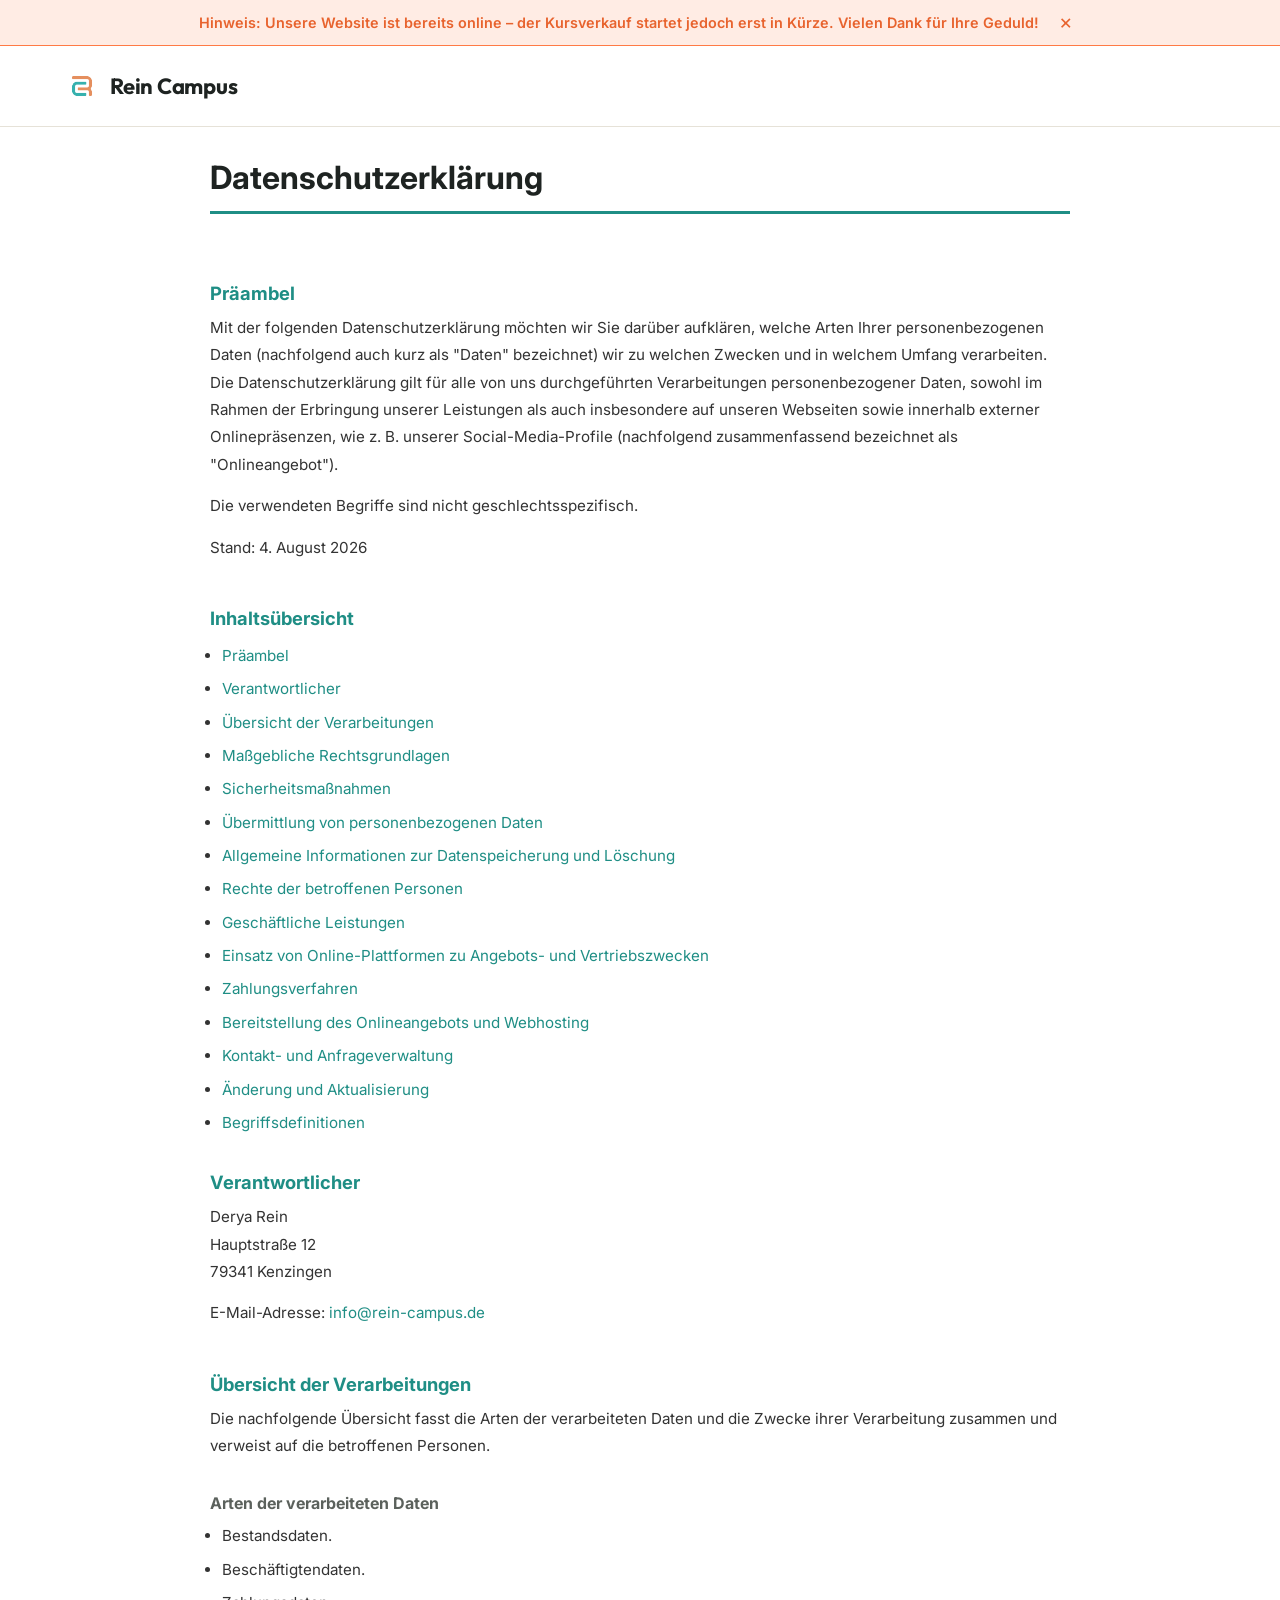
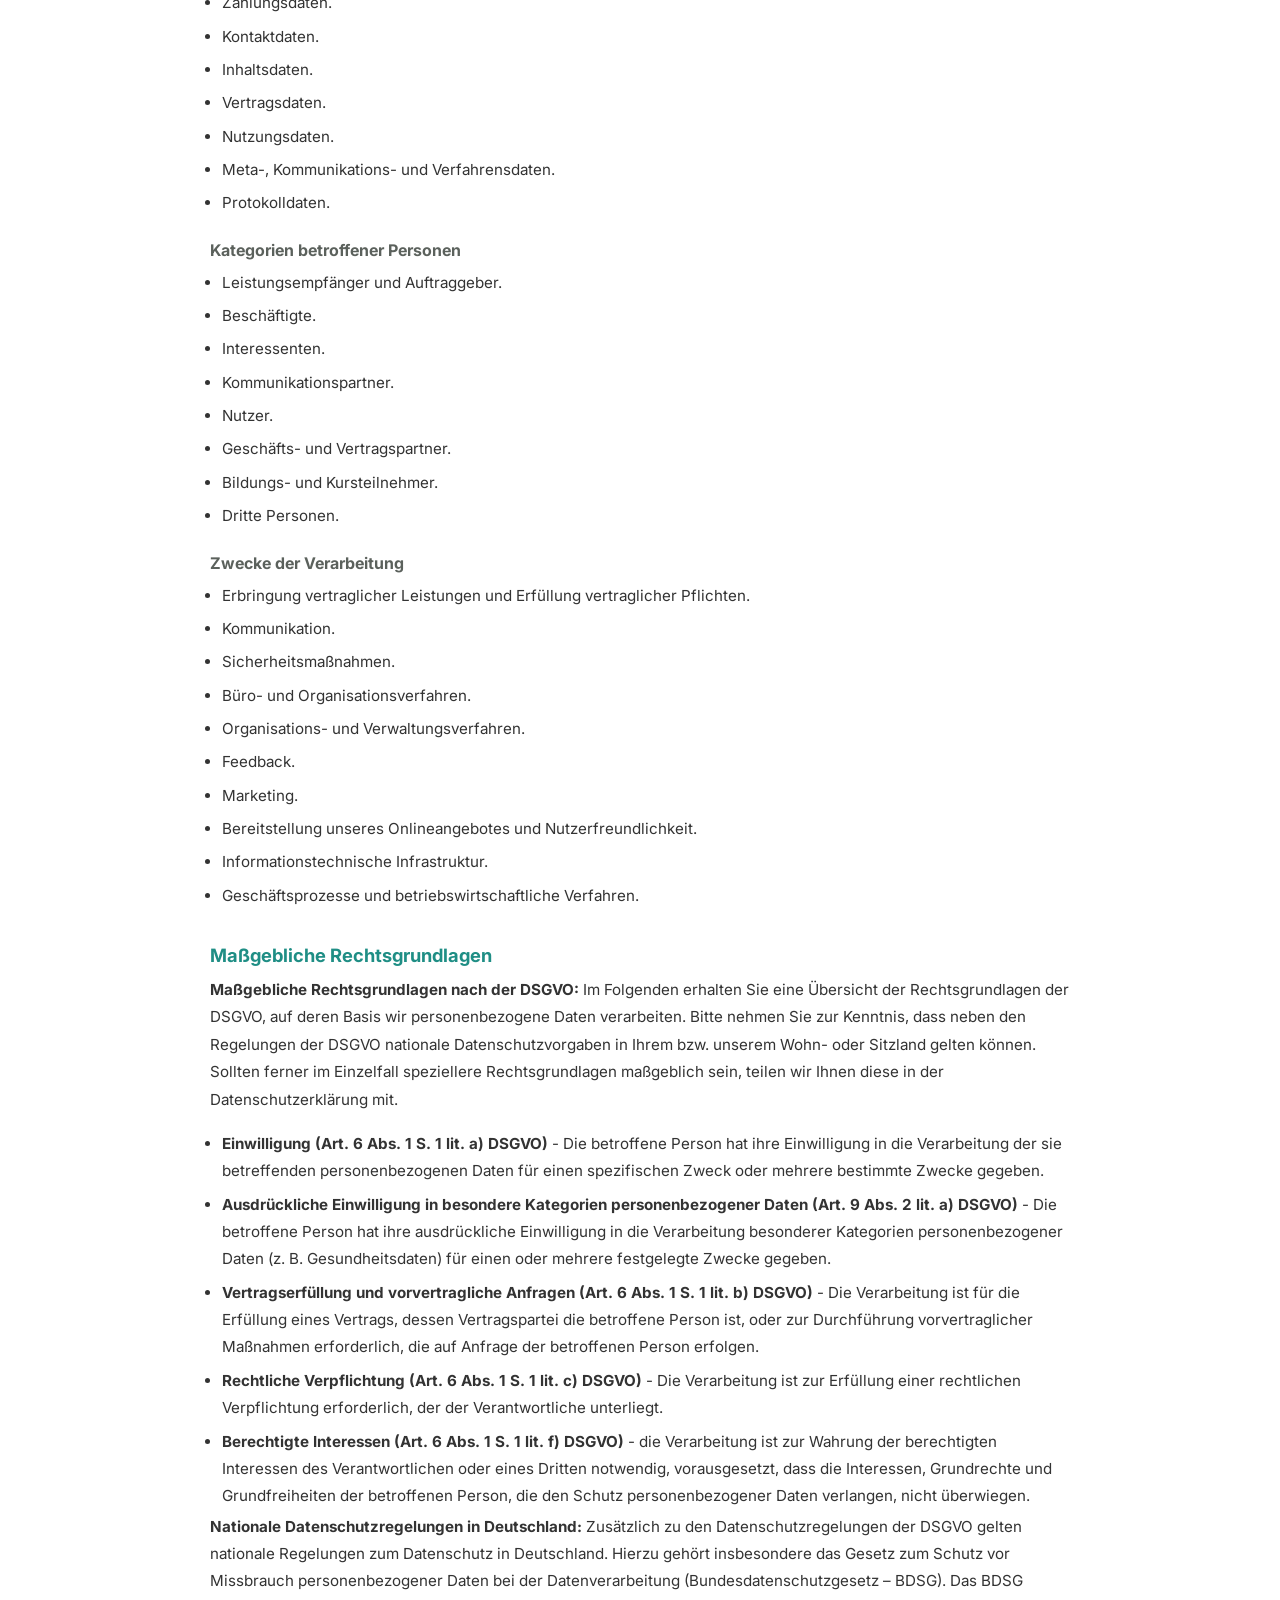
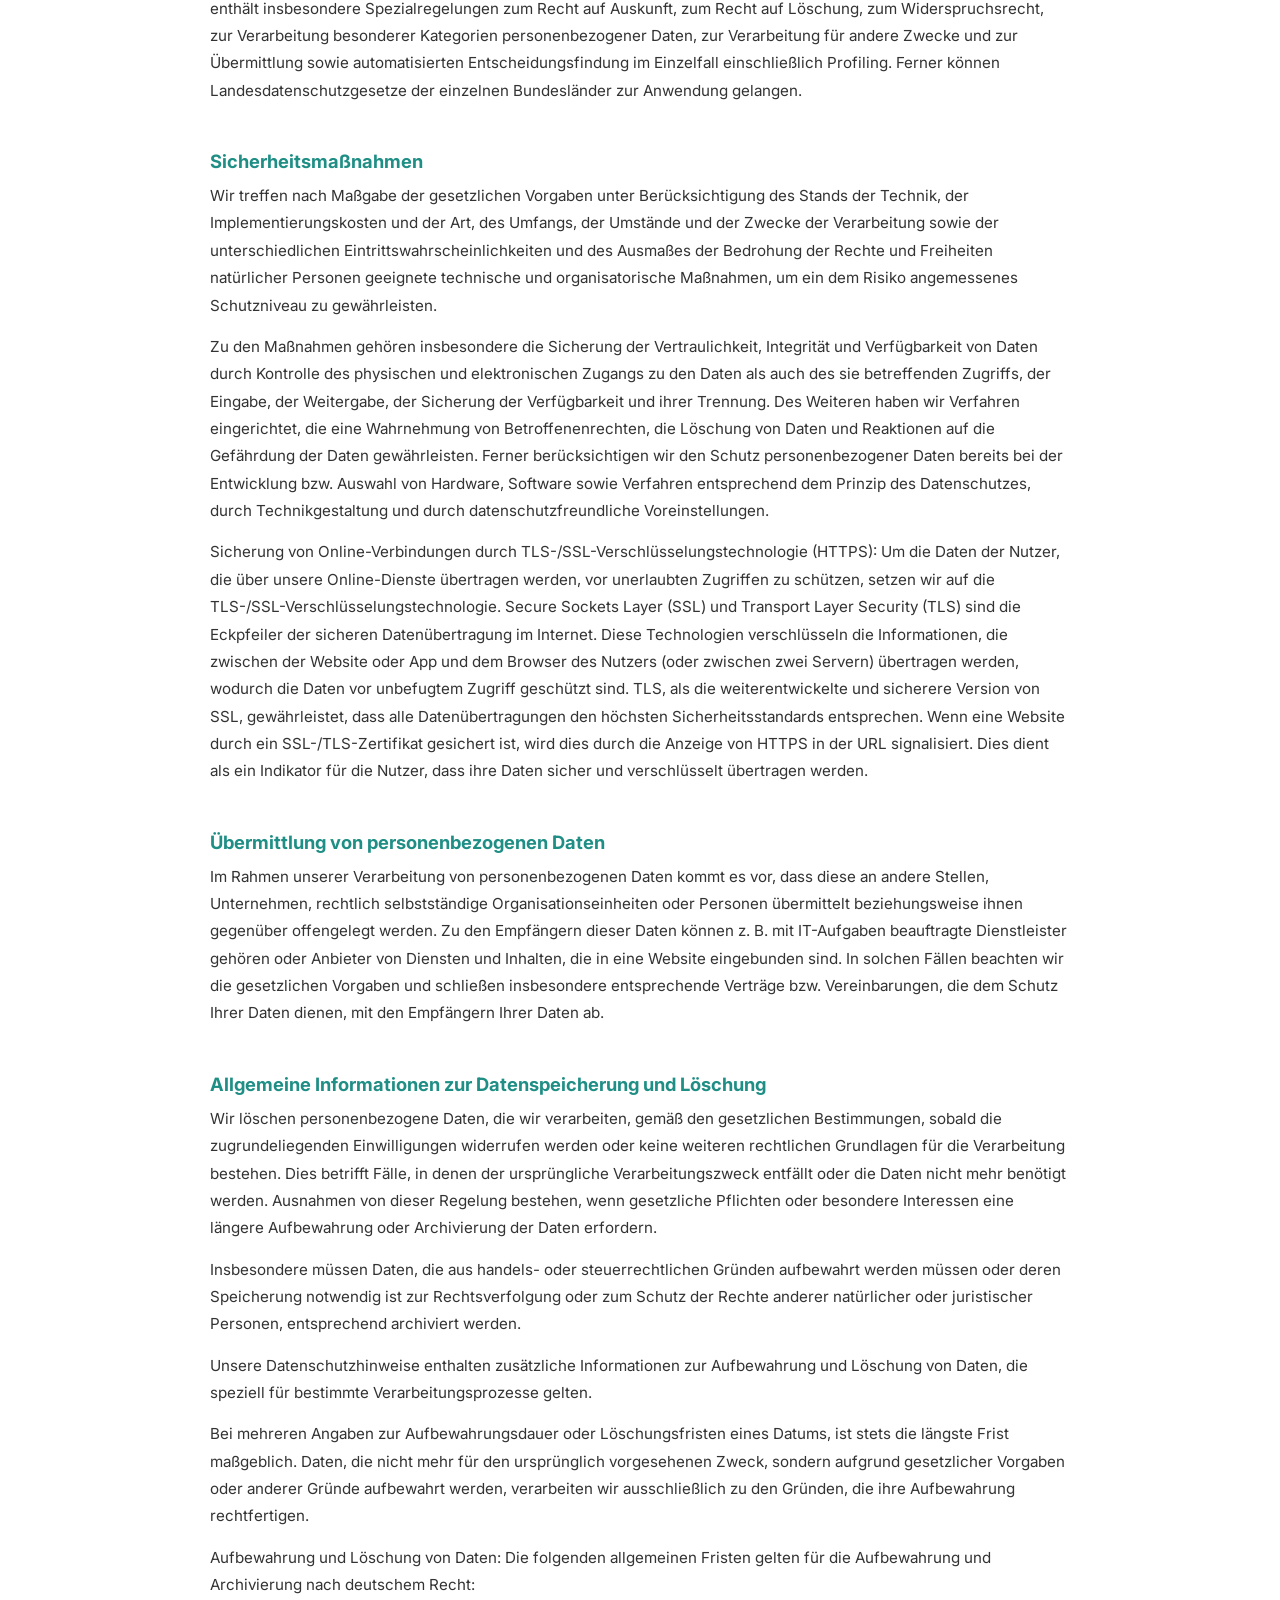
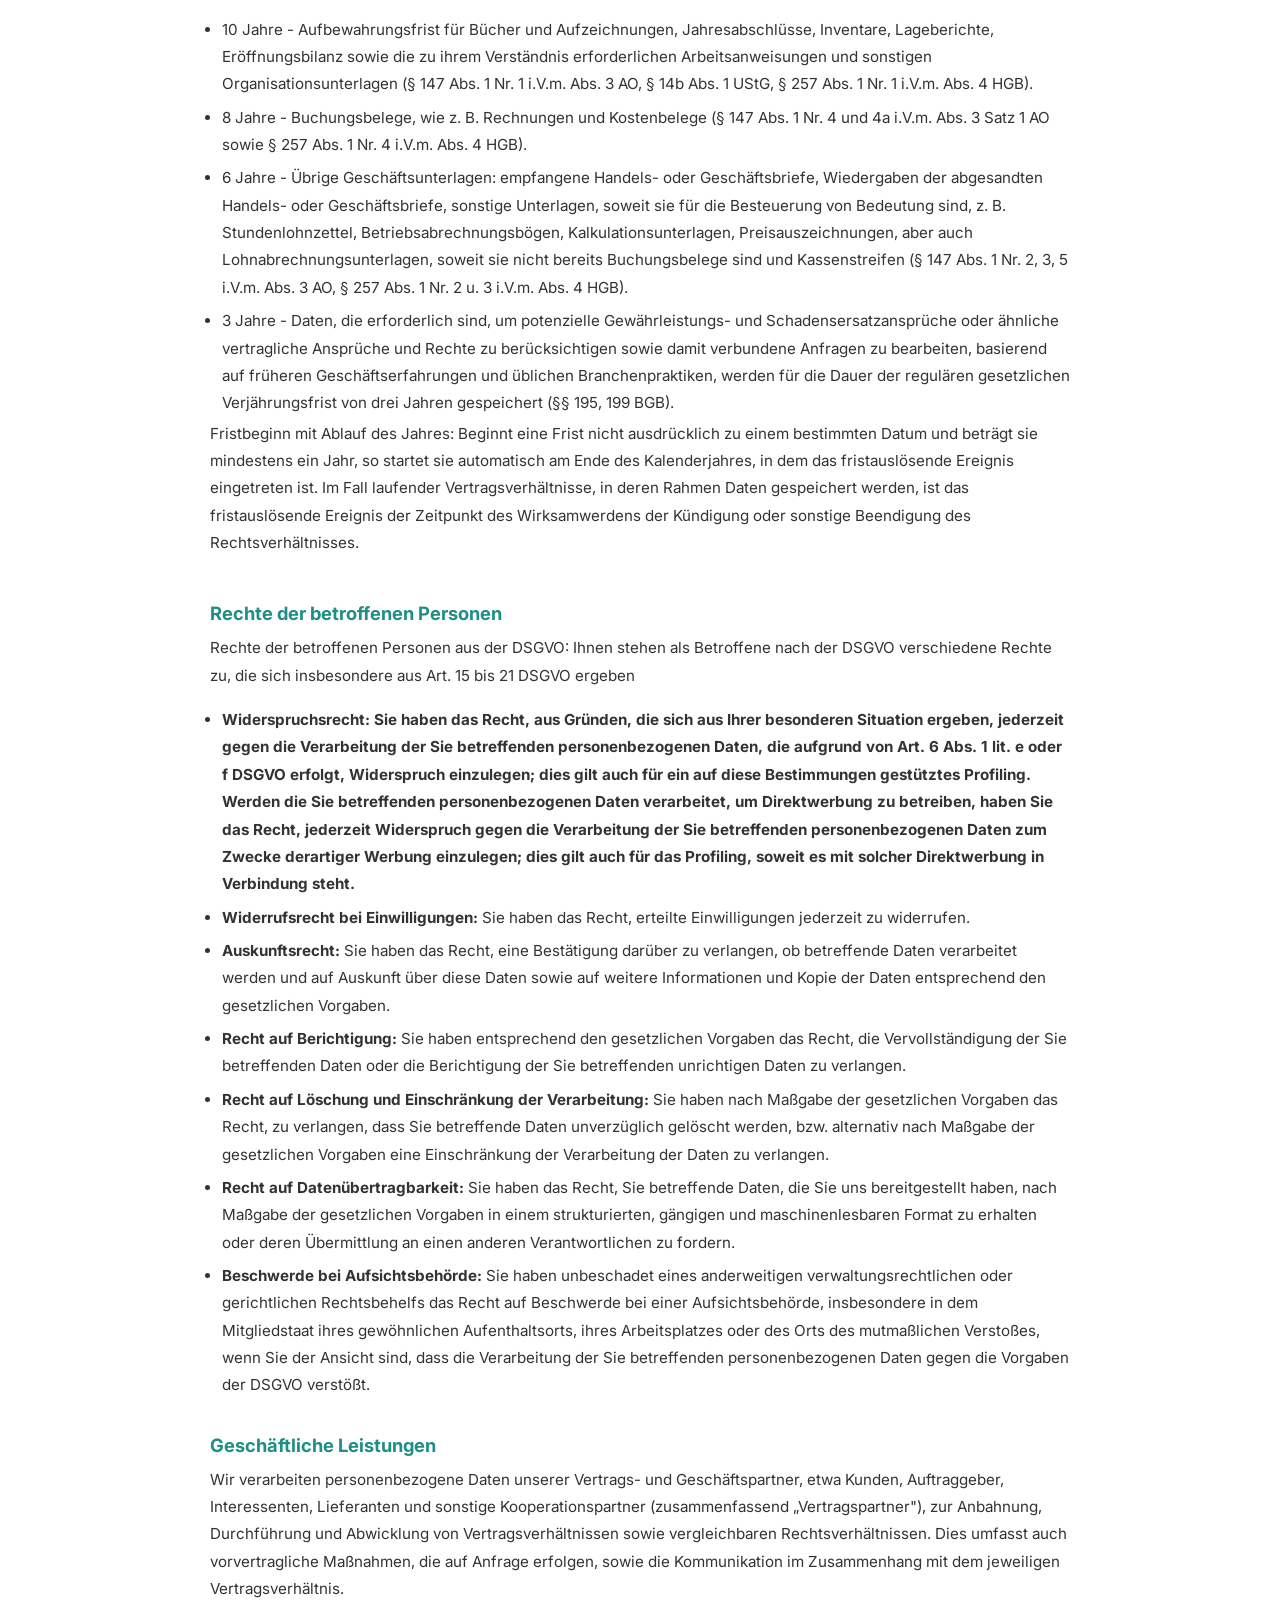
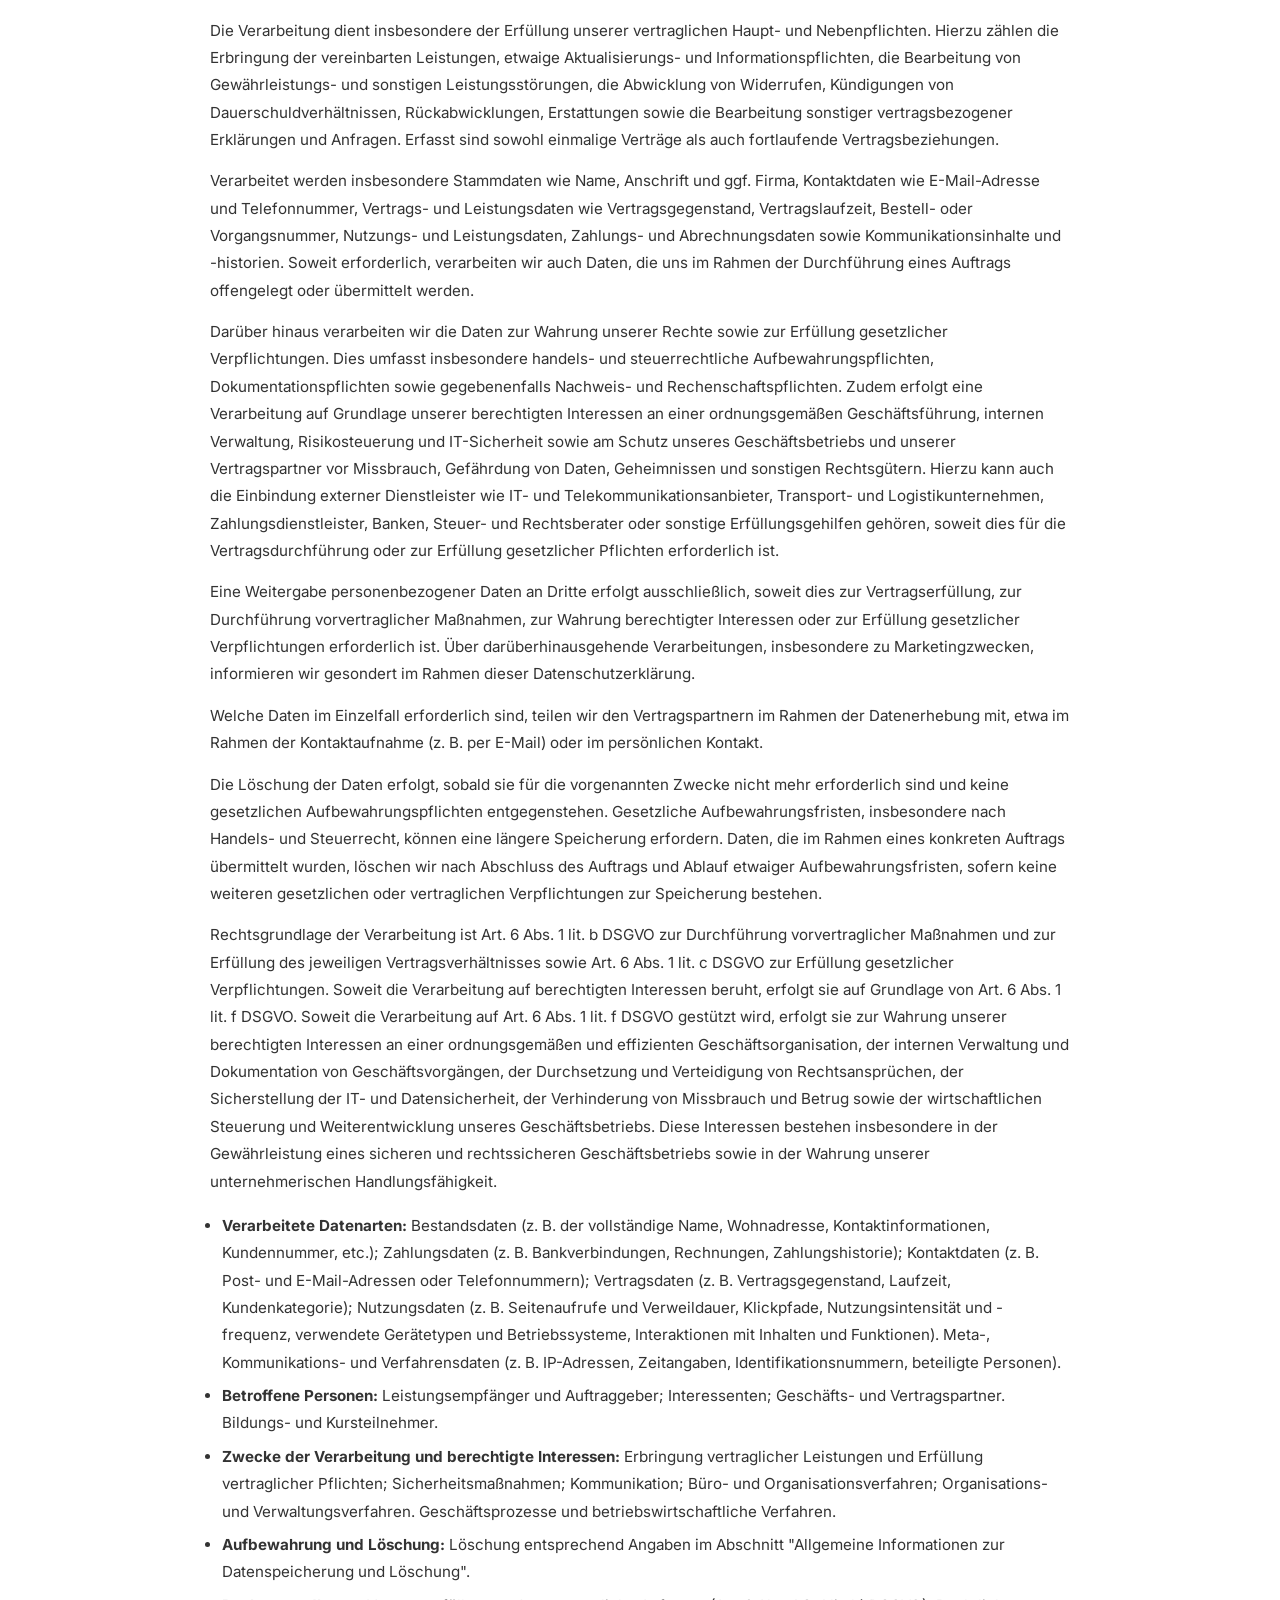
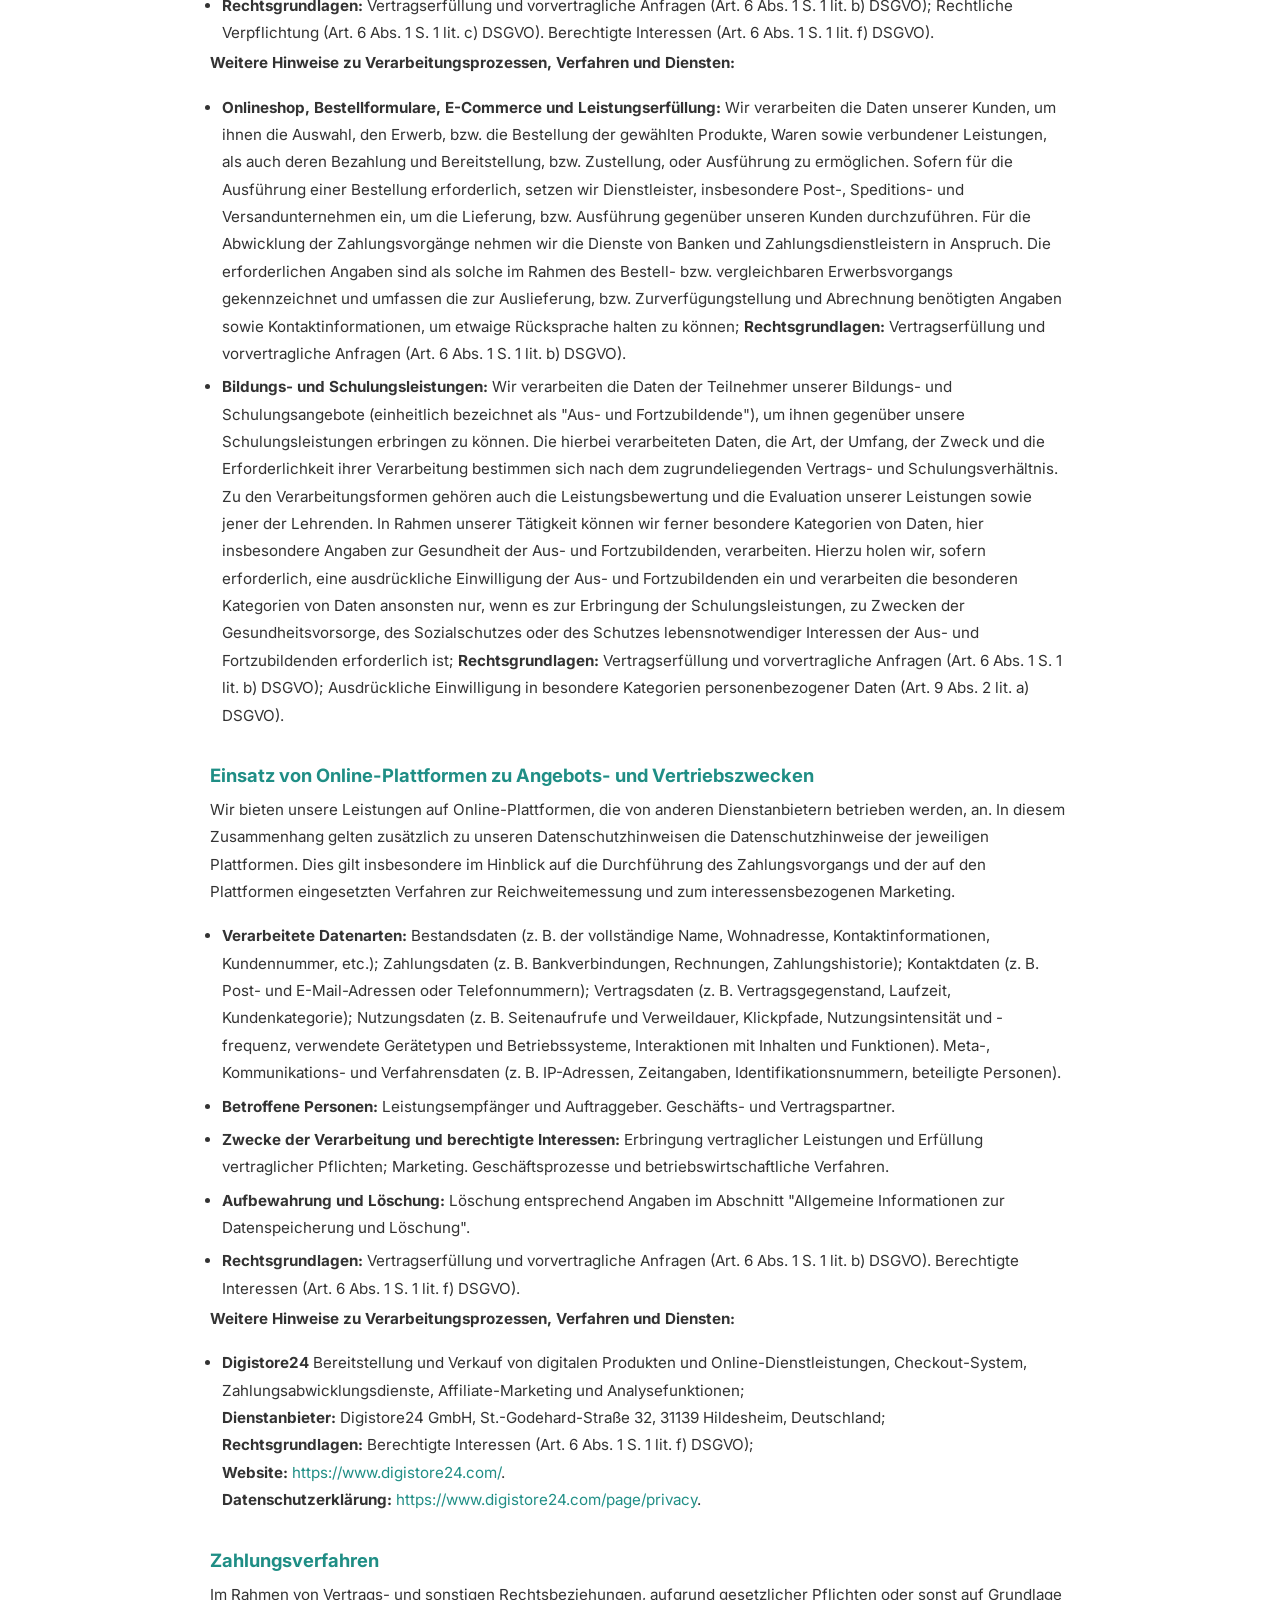
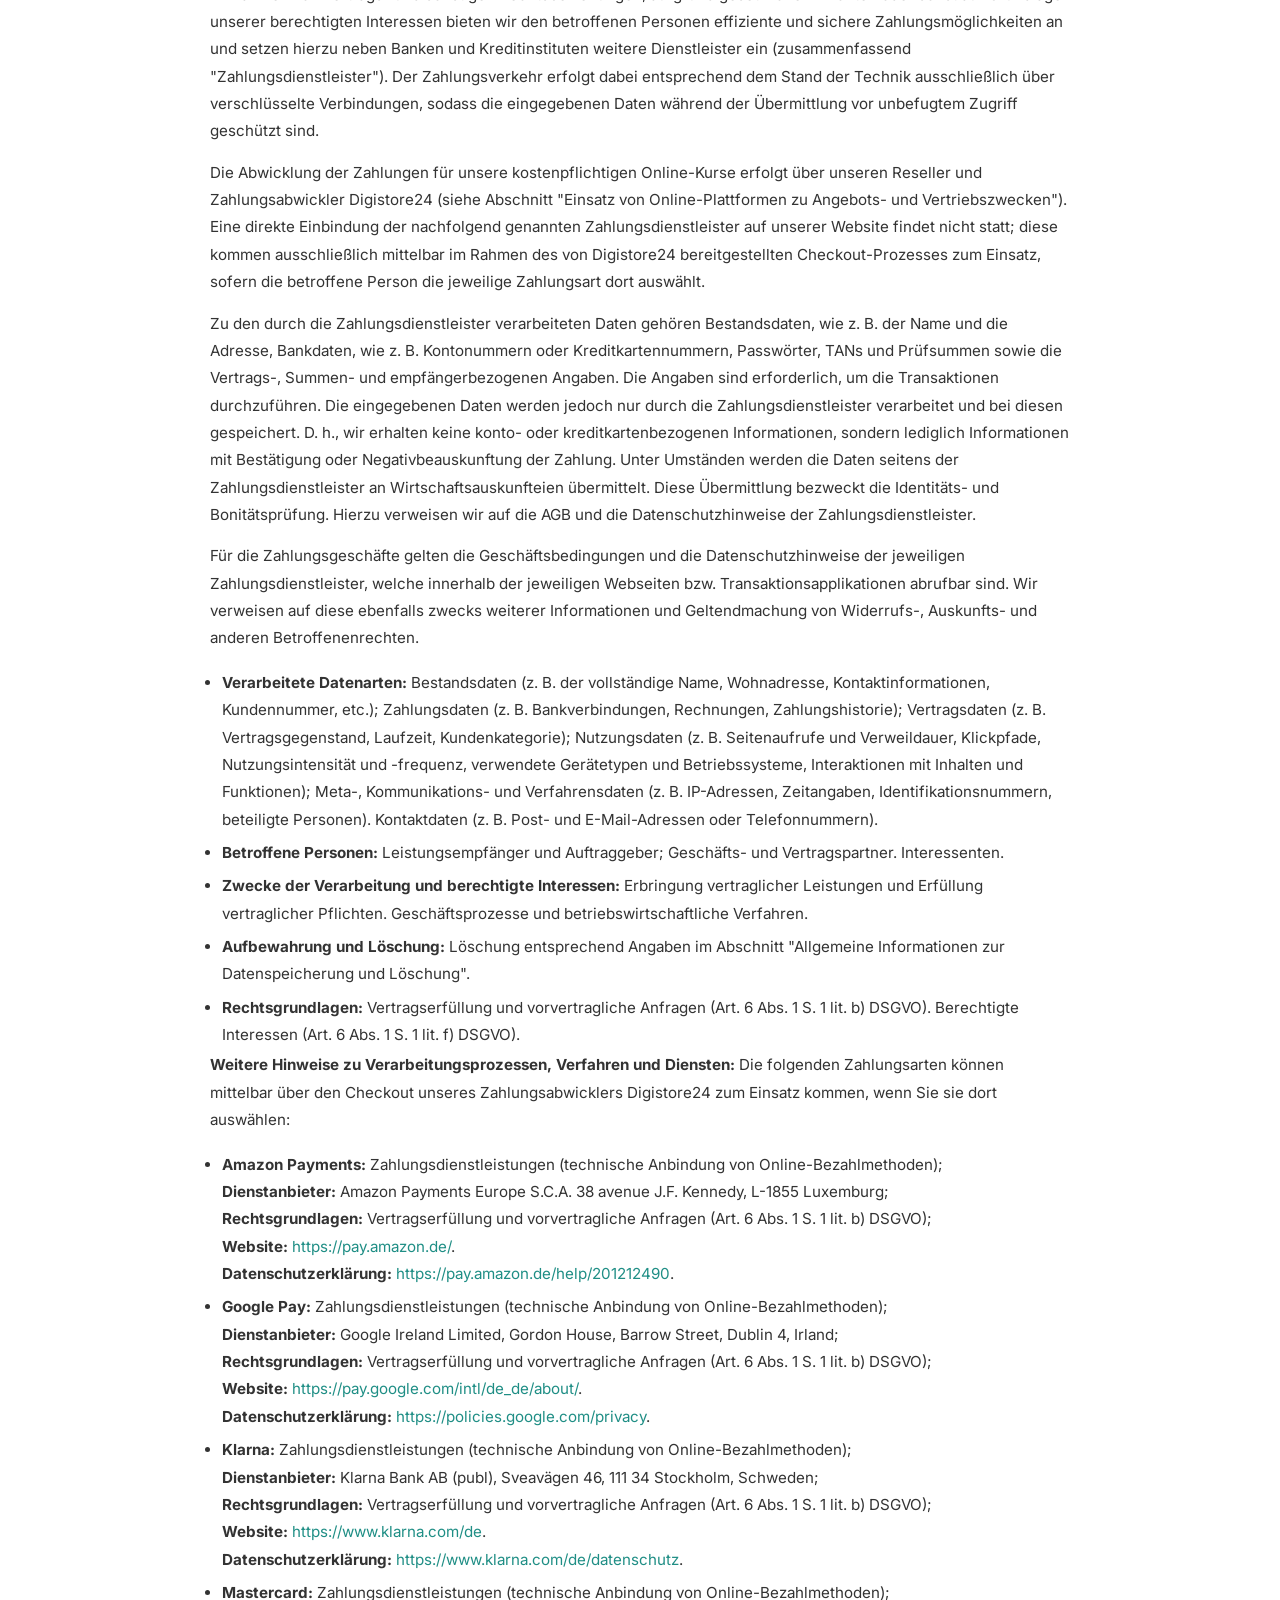
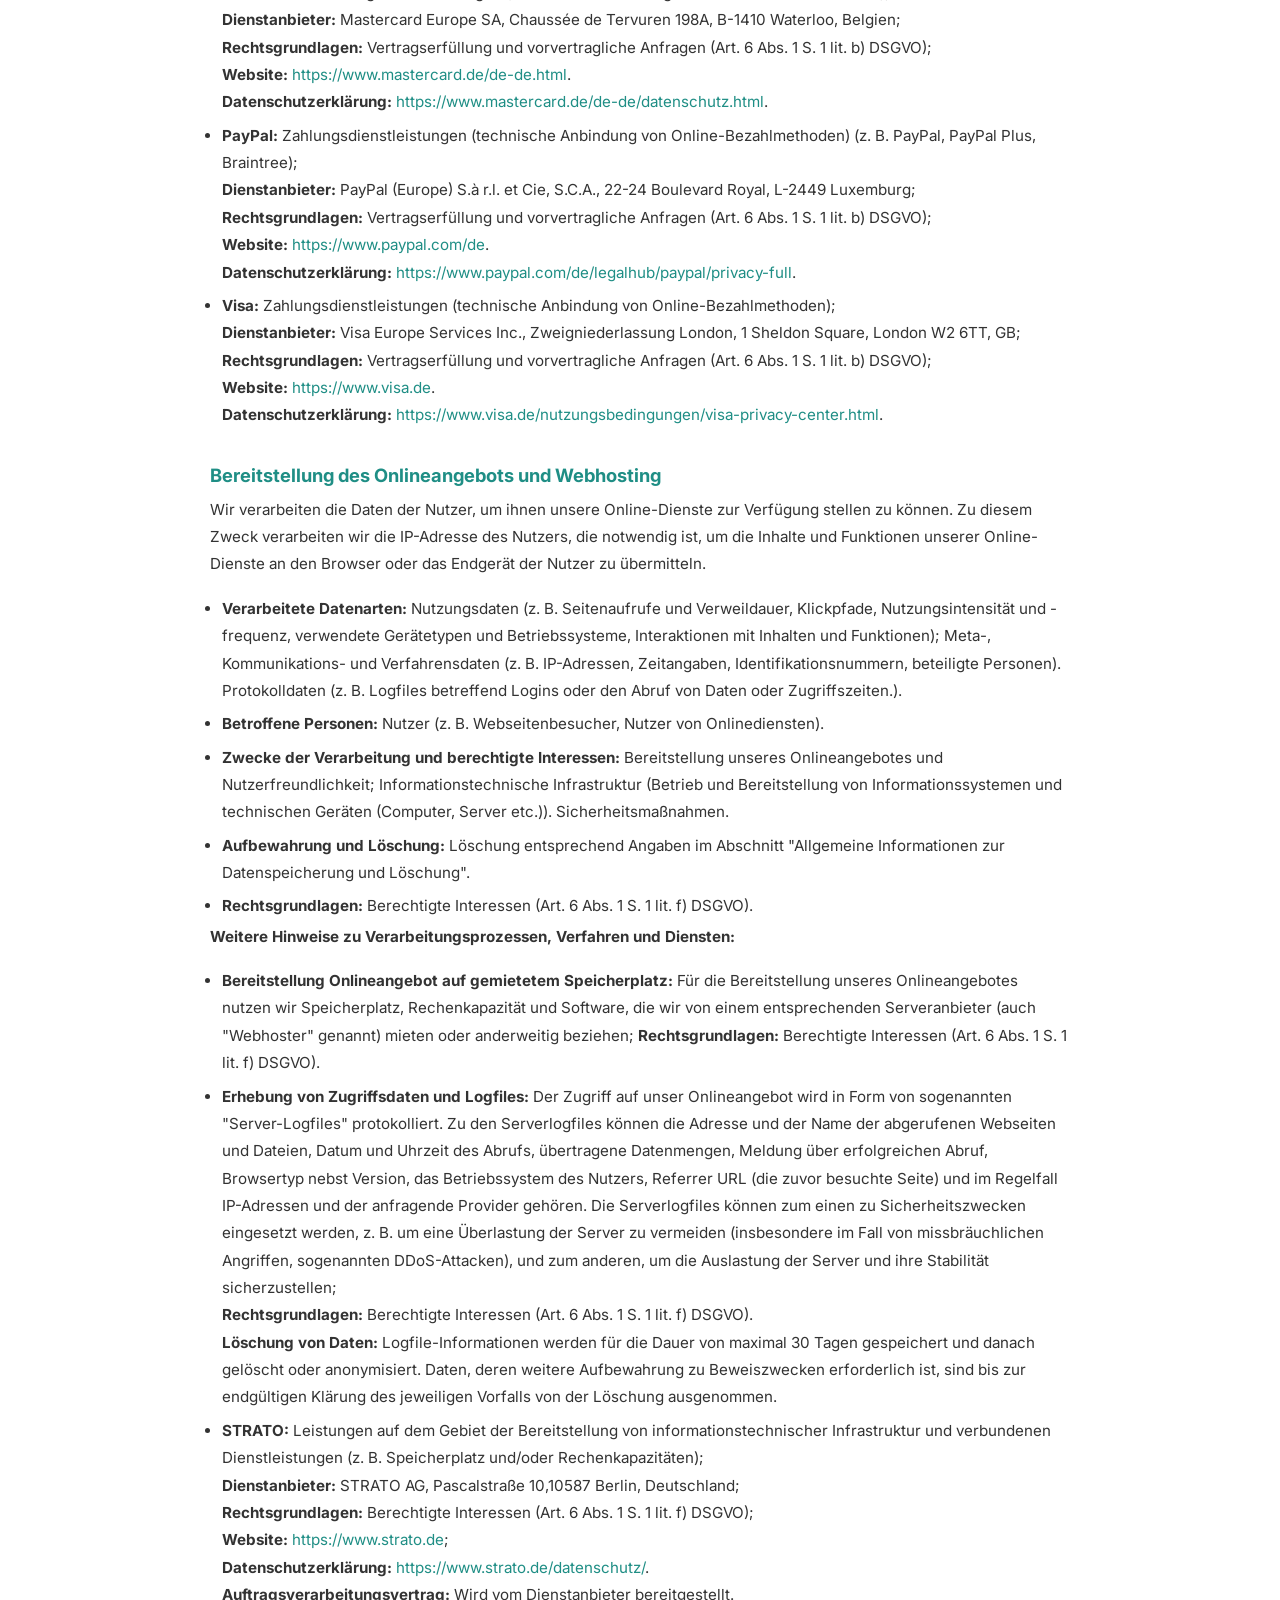
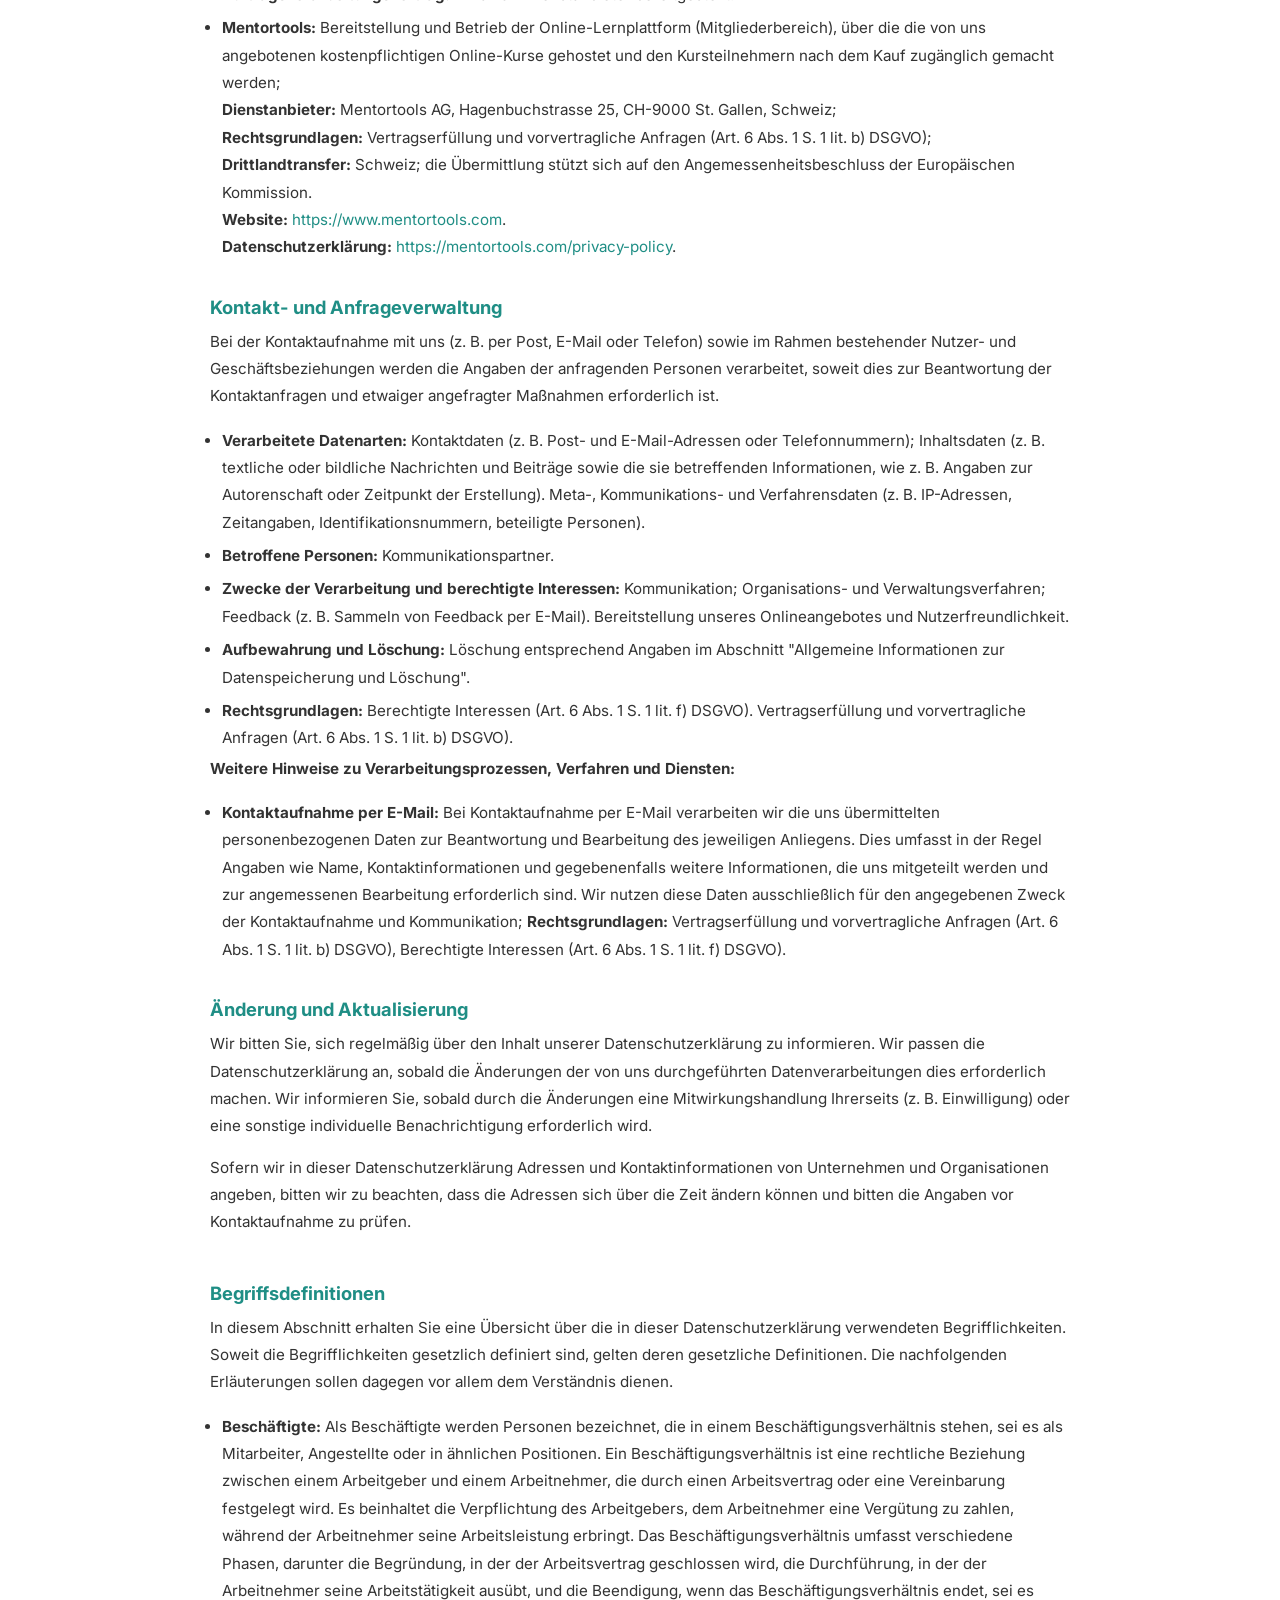
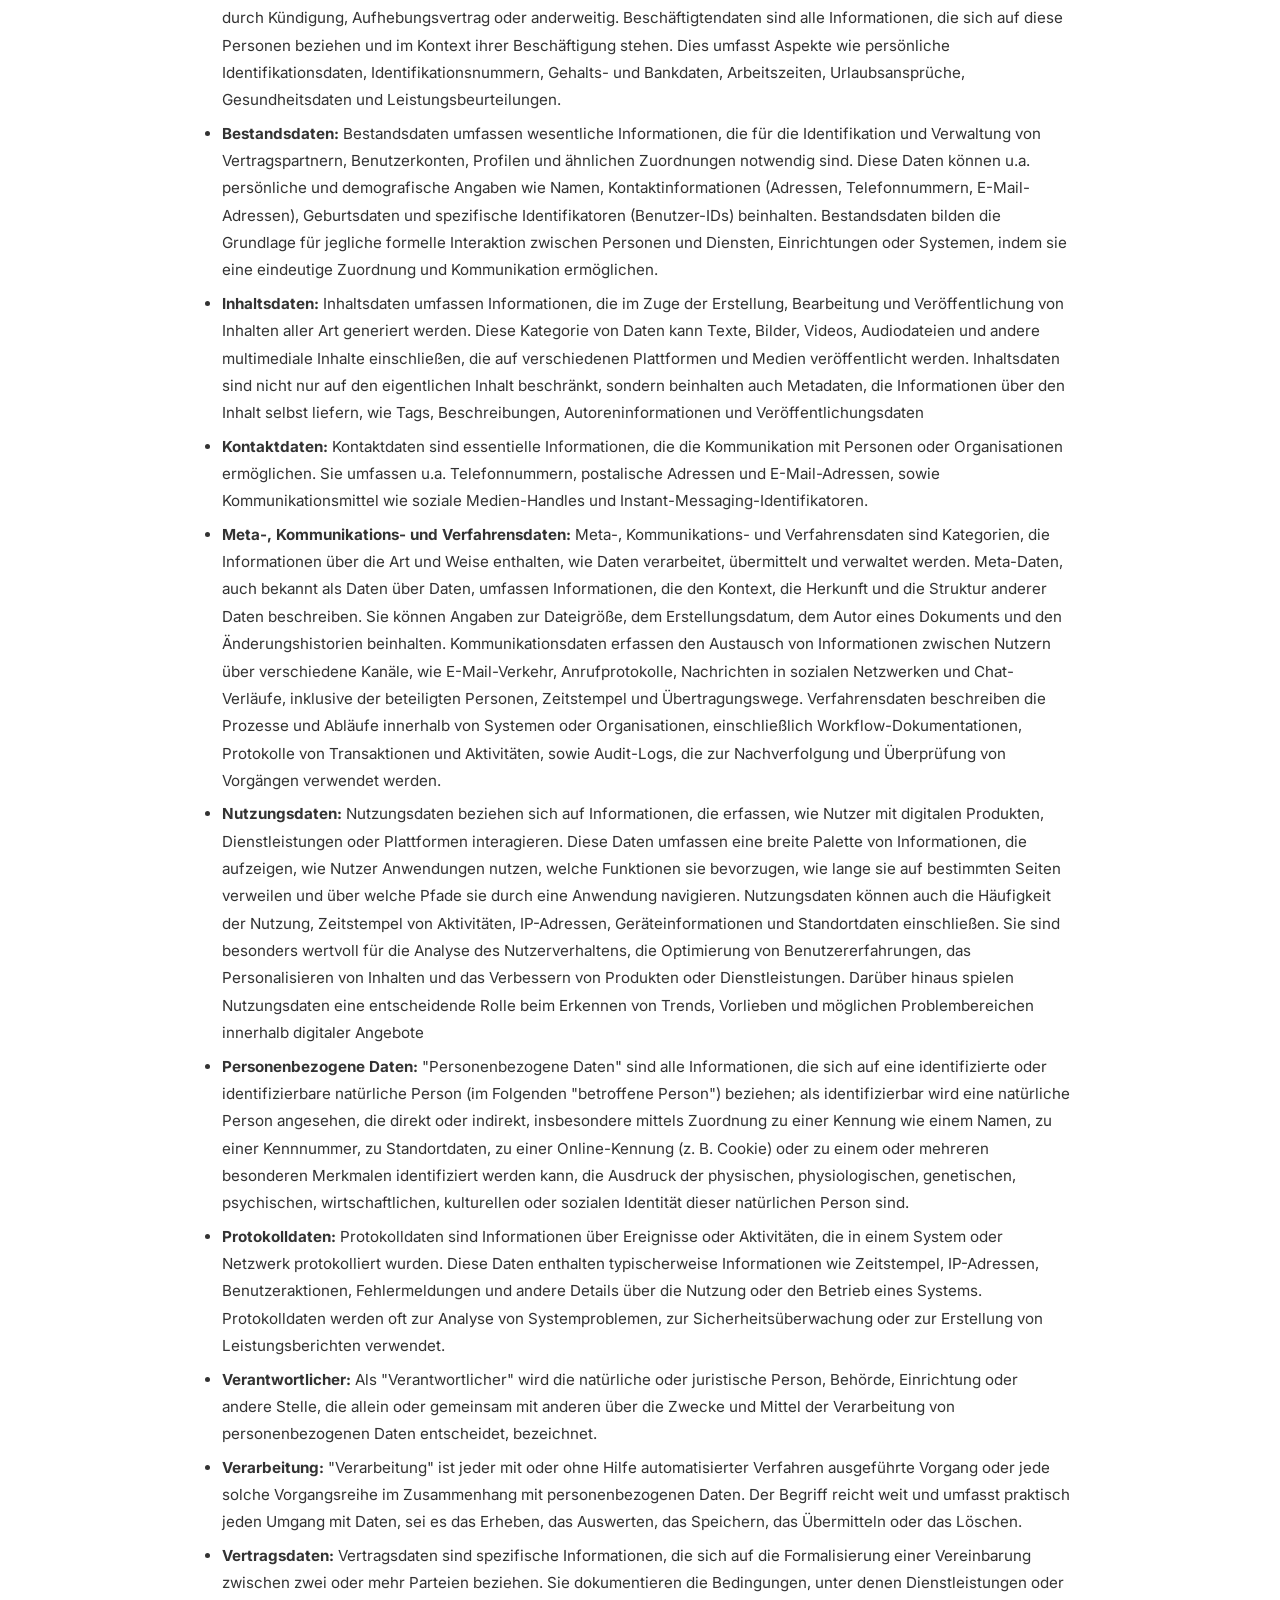
<file: legal/datenschutz.html>
<!DOCTYPE html>
<html lang="de">
<head>
    <meta charset="UTF-8">
    <meta name="viewport" content="width=device-width, initial-scale=1.0">
    <title>Privacy Policy</title>
    <link rel="icon" type="image/x-icon" href="../assets/favicon.ico">
    <link rel="stylesheet" href="../css/shared-components.css">
    <link rel="stylesheet" href="../css/style.css">
    <link rel="stylesheet" href="../css/navigation.css">
    <link rel="stylesheet" href="../css/layout.css">
    <link rel="stylesheet" href="../css/components.css">
    <link rel="stylesheet" href="../css/legal.css">
    <link rel="stylesheet" href="../css/footer.css">
    <link rel="stylesheet" href="../css/media_queries.css">
</head>
<body>
    <nav>
        <div class="container nav-content">
            <a href="../index.html" class="logo">
                <img class="logo-img" src="../assets/rc_icon.jpg" alt="Rein Campus Logo">
                Rein Campus
            </a>
        </div>
    </nav>
    <main class="privacy-policy-container">
       <h1>Datenschutzerklärung</h1>
        <h2 id="m716">Präambel</h2>
        <p>
            Mit der folgenden Datenschutzerklärung möchten wir Sie darüber aufklären, welche Arten Ihrer personenbezogenen Daten 
            (nachfolgend auch kurz als "Daten" bezeichnet) wir zu welchen Zwecken und in welchem Umfang verarbeiten. Die Datenschutzerklärung gilt für alle 
            von uns durchgeführten Verarbeitungen personenbezogener Daten, sowohl im Rahmen der Erbringung unserer Leistungen als auch insbesondere auf
            unseren Webseiten sowie innerhalb externer Onlinepräsenzen, wie z.&nbsp;B. unserer Social-Media-Profile
            (nachfolgend zusammenfassend bezeichnet als "Onlineangebot").
        </p>
        <p>Die verwendeten Begriffe sind nicht geschlechtsspezifisch.</p>
        <p>Stand: 4. August 2026</p>
        <h2>Inhaltsübersicht</h2>
        <ul class="index margin-left">
            <li>
                <a class="index-link" href="#m716">Präambel</a>
            </li>
            <li>
                <a class="index-link" href="#m3">Verantwortlicher</a>
            </li>
            <li>
                <a class="index-link" href="#mOverview">Übersicht der Verarbeitungen</a>
            </li>
            <li>
                <a class="index-link" href="#m2427">Maßgebliche Rechtsgrundlagen</a>
            </li>
            <li>
                <a class="index-link" href="#m27">Sicherheitsmaßnahmen</a>
            </li>
            <li>
                <a class="index-link" href="#m25">Übermittlung von personenbezogenen Daten</a>
            </li>
            <li>
                <a class="index-link" href="#m12">Allgemeine Informationen zur Datenspeicherung und Löschung</a>
            </li>
            <li>
                <a class="index-link" href="#m10">Rechte der betroffenen Personen</a>
            </li>
            <li>
                <a class="index-link" href="#m317">Geschäftliche Leistungen</a>
            </li>
            <li>
                <a class="index-link" href="#m605">Einsatz von Online-Plattformen zu Angebots- und Vertriebszwecken</a>
            </li>
            <li>
                <a class="index-link" href="#m326">Zahlungsverfahren</a>
            </li>
            <li>
                <a class="index-link" href="#m225">Bereitstellung des Onlineangebots und Webhosting</a>
            </li>
            <li>
                <a class="index-link" href="#m182">Kontakt- und Anfrageverwaltung</a>
            </li>
            <li>
                <a class="index-link" href="#m15">Änderung und Aktualisierung</a>
            </li>
            <li>
                <a class="index-link" href="#m42">Begriffsdefinitionen</a>
            </li>
        </ul>
        <h2 id="m3">Verantwortlicher</h2>
        <p>
            Derya Rein<br>
            Hauptstraße 12<br>
            79341 Kenzingen<br>
        </p>
        <p>E-Mail-Adresse: <a href="mailto:info@rein-campus.de">info@rein-campus.de</a></p> 
        <h2 id="mOverview">Übersicht der Verarbeitungen</h2>
        <p>
            Die nachfolgende Übersicht fasst die Arten der verarbeiteten Daten und die Zwecke ihrer Verarbeitung zusammen und verweist auf die betroffenen Personen.
        </p>
        <h3>Arten der verarbeiteten Daten</h3>
        <ul class="index margin-left">
            <li>Bestandsdaten.</li>
            <li>Beschäftigtendaten.</li>
            <li>Zahlungsdaten.</li>
            <li>Kontaktdaten.</li>
            <li>Inhaltsdaten.</li>
            <li>Vertragsdaten.</li>
            <li>Nutzungsdaten.</li>
            <li>Meta-, Kommunikations- und Verfahrensdaten.</li>
            <li>Protokolldaten.</li>
        </ul>
        <h3>Kategorien betroffener Personen</h3>
        <ul class="index margin-left">
            <li>Leistungsempfänger und Auftraggeber.</li>
            <li>Beschäftigte.</li>
            <li>Interessenten.</li>
            <li>Kommunikationspartner.</li>
            <li>Nutzer.</li>
            <li>Geschäfts- und Vertragspartner.</li>
            <li>Bildungs- und Kursteilnehmer.</li>
            <li>Dritte Personen.</li>
        </ul>
        <h3>Zwecke der Verarbeitung</h3>
        <ul class="index margin-left">
            <li>Erbringung vertraglicher Leistungen und Erfüllung vertraglicher Pflichten.</li>
            <li>Kommunikation.</li>
            <li>Sicherheitsmaßnahmen.</li>
            <li>Büro- und Organisationsverfahren.</li>
            <li>Organisations- und Verwaltungsverfahren.</li>
            <li>Feedback.</li>
            <li>Marketing.</li>
            <li>Bereitstellung unseres Onlineangebotes und Nutzerfreundlichkeit.</li>
            <li>Informationstechnische Infrastruktur.</li>
            <li>Geschäftsprozesse und betriebswirtschaftliche Verfahren.</li>
        </ul>
        <h2 id="m2427">Maßgebliche Rechtsgrundlagen</h2>
        <p>
            <strong>Maßgebliche Rechtsgrundlagen nach der DSGVO: </strong>
            Im Folgenden erhalten Sie eine Übersicht der Rechtsgrundlagen der DSGVO, auf deren Basis wir personenbezogene Daten verarbeiten. 
            Bitte nehmen Sie zur Kenntnis, dass neben den Regelungen der DSGVO nationale Datenschutzvorgaben in Ihrem bzw. unserem Wohn- oder Sitzland gelten können. 
            Sollten ferner im Einzelfall speziellere Rechtsgrundlagen maßgeblich sein, teilen wir Ihnen diese in der Datenschutzerklärung mit.
        </p>
        <ul class="index margin-left">
            <li>
                <strong>Einwilligung (Art. 6 Abs. 1 S. 1 lit. a) DSGVO)</strong>
                - Die betroffene Person hat ihre Einwilligung in die Verarbeitung der sie betreffenden personenbezogenen Daten für einen spezifischen Zweck
                oder mehrere bestimmte Zwecke gegeben.
            </li>
            <li>
                <strong>Ausdrückliche Einwilligung in besondere Kategorien personenbezogener Daten (Art. 9 Abs. 2 lit. a) DSGVO)</strong>
                - Die betroffene Person hat ihre ausdrückliche Einwilligung in die Verarbeitung besonderer Kategorien personenbezogener Daten
                (z.&nbsp;B. Gesundheitsdaten) für einen oder mehrere festgelegte Zwecke gegeben.
            </li>
            <li>
                <strong>Vertragserfüllung und vorvertragliche Anfragen (Art. 6 Abs. 1 S. 1 lit. b) DSGVO)</strong> 
                - Die Verarbeitung ist für die Erfüllung eines Vertrags, dessen Vertragspartei die betroffene Person ist, oder zur Durchführung vorvertraglicher 
                Maßnahmen erforderlich, die auf Anfrage der betroffenen Person erfolgen.
            </li>
            <li>
                <strong>Rechtliche Verpflichtung (Art. 6 Abs. 1 S. 1 lit. c) DSGVO)</strong> 
                - Die Verarbeitung ist zur Erfüllung einer rechtlichen Verpflichtung erforderlich, der der Verantwortliche unterliegt.
            </li>
            <li>
                <strong>Berechtigte Interessen (Art. 6 Abs. 1 S. 1 lit. f) DSGVO)</strong> 
                - die Verarbeitung ist zur Wahrung der berechtigten Interessen des Verantwortlichen oder eines Dritten notwendig, vorausgesetzt, dass die Interessen, 
                Grundrechte und Grundfreiheiten der betroffenen Person, die den Schutz personenbezogener Daten verlangen, nicht überwiegen.
            </li>
        </ul>
        <p>
            <strong>Nationale Datenschutzregelungen in Deutschland: </strong>
            Zusätzlich zu den Datenschutzregelungen der DSGVO gelten nationale Regelungen zum Datenschutz in Deutschland. 
            Hierzu gehört insbesondere das Gesetz zum Schutz vor Missbrauch personenbezogener Daten bei der Datenverarbeitung (Bundesdatenschutzgesetz – BDSG). 
            Das BDSG enthält insbesondere Spezialregelungen zum Recht auf Auskunft, zum Recht auf Löschung, zum Widerspruchsrecht, zur Verarbeitung besonderer 
            Kategorien personenbezogener Daten, zur Verarbeitung für andere Zwecke und zur Übermittlung sowie automatisierten Entscheidungsfindung im Einzelfall 
            einschließlich Profiling. Ferner können Landesdatenschutzgesetze der einzelnen Bundesländer zur Anwendung gelangen.
        </p>

        <h2 id="m27">Sicherheitsmaßnahmen</h2>
        <p>
            Wir treffen nach Maßgabe der gesetzlichen Vorgaben unter Berücksichtigung des Stands der Technik, der Implementierungskosten und der Art, des Umfangs, 
            der Umstände und der Zwecke der Verarbeitung sowie der unterschiedlichen Eintrittswahrscheinlichkeiten und des Ausmaßes der Bedrohung der Rechte und 
            Freiheiten natürlicher Personen geeignete technische und organisatorische Maßnahmen, um ein dem Risiko angemessenes Schutzniveau zu gewährleisten.
        </p>
        <p>
            Zu den Maßnahmen gehören insbesondere die Sicherung der Vertraulichkeit, Integrität und Verfügbarkeit von Daten durch Kontrolle des physischen und 
            elektronischen Zugangs zu den Daten als auch des sie betreffenden Zugriffs, der Eingabe, der Weitergabe, der Sicherung der Verfügbarkeit und ihrer 
            Trennung. Des Weiteren haben wir Verfahren eingerichtet, die eine Wahrnehmung von Betroffenenrechten, die Löschung von Daten und Reaktionen auf die 
            Gefährdung der Daten gewährleisten. Ferner berücksichtigen wir den Schutz personenbezogener Daten bereits bei der Entwicklung bzw. Auswahl von Hardware, 
            Software sowie Verfahren entsprechend dem Prinzip des Datenschutzes, durch Technikgestaltung und durch datenschutzfreundliche Voreinstellungen.
        </p>
        <p>
            Sicherung von Online-Verbindungen durch TLS-/SSL-Verschlüsselungstechnologie (HTTPS): Um die Daten der Nutzer, die über unsere Online-Dienste übertragen 
            werden, vor unerlaubten Zugriffen zu schützen, setzen wir auf die TLS-/SSL-Verschlüsselungstechnologie. Secure Sockets Layer (SSL) und 
            Transport Layer Security (TLS) sind die Eckpfeiler der sicheren Datenübertragung im Internet. Diese Technologien verschlüsseln die Informationen, 
            die zwischen der Website oder App und dem Browser des Nutzers (oder zwischen zwei Servern) übertragen werden, wodurch die Daten vor unbefugtem Zugriff 
            geschützt sind. TLS, als die weiterentwickelte und sicherere Version von SSL, gewährleistet, dass alle Datenübertragungen den höchsten 
            Sicherheitsstandards entsprechen. Wenn eine Website durch ein SSL-/TLS-Zertifikat gesichert ist, wird dies durch die Anzeige von HTTPS in der URL 
            signalisiert. Dies dient als ein Indikator für die Nutzer, dass ihre Daten sicher und verschlüsselt übertragen werden.
        </p>

        <h2 id="m25">Übermittlung von personenbezogenen Daten</h2>
        <p>
            Im Rahmen unserer Verarbeitung von personenbezogenen Daten kommt es vor, dass diese an andere Stellen, Unternehmen, rechtlich selbstständige 
            Organisationseinheiten oder Personen übermittelt beziehungsweise ihnen gegenüber offengelegt werden. Zu den Empfängern dieser Daten können z.&nbsp;B. 
            mit IT-Aufgaben beauftragte Dienstleister gehören oder Anbieter von Diensten und Inhalten, die in eine Website eingebunden sind. In solchen Fällen 
            beachten wir die gesetzlichen Vorgaben und schließen insbesondere entsprechende Verträge bzw. Vereinbarungen, die dem Schutz Ihrer Daten dienen, 
            mit den Empfängern Ihrer Daten ab.
        </p>

        <h2 id="m12">Allgemeine Informationen zur Datenspeicherung und Löschung</h2>
        <p>
            Wir löschen personenbezogene Daten, die wir verarbeiten, gemäß den gesetzlichen Bestimmungen, sobald die zugrundeliegenden Einwilligungen widerrufen 
            werden oder keine weiteren rechtlichen Grundlagen für die Verarbeitung bestehen. Dies betrifft Fälle, in denen der ursprüngliche Verarbeitungszweck 
            entfällt oder die Daten nicht mehr benötigt werden. Ausnahmen von dieser Regelung bestehen, wenn gesetzliche Pflichten oder besondere Interessen 
            eine längere Aufbewahrung oder Archivierung der Daten erfordern.
        </p>
        <p>
            Insbesondere müssen Daten, die aus handels- oder steuerrechtlichen Gründen aufbewahrt werden müssen oder deren Speicherung notwendig ist zur 
            Rechtsverfolgung oder zum Schutz der Rechte anderer natürlicher oder juristischer Personen, entsprechend archiviert werden.
        </p>
        <p>
            Unsere Datenschutzhinweise enthalten zusätzliche Informationen zur Aufbewahrung und Löschung von Daten, die speziell für bestimmte Verarbeitungsprozesse 
            gelten.
        </p>
        <p>
            Bei mehreren Angaben zur Aufbewahrungsdauer oder Löschungsfristen eines Datums, ist stets die längste Frist maßgeblich. Daten, die nicht mehr für den 
            ursprünglich vorgesehenen Zweck, sondern aufgrund gesetzlicher Vorgaben oder anderer Gründe aufbewahrt werden, verarbeiten wir ausschließlich zu den 
            Gründen, die ihre Aufbewahrung rechtfertigen.
        </p>
        <p>
            Aufbewahrung und Löschung von Daten: Die folgenden allgemeinen Fristen gelten für die Aufbewahrung und Archivierung nach deutschem Recht:
        </p>
        <ul class="index margin-left"> 
            <li>
                10 Jahre - Aufbewahrungsfrist für Bücher und Aufzeichnungen, Jahresabschlüsse, Inventare, Lageberichte, Eröffnungsbilanz sowie die zu ihrem 
                Verständnis erforderlichen Arbeitsanweisungen und sonstigen Organisationsunterlagen 
                (§ 147 Abs. 1 Nr. 1 i.V.m. Abs. 3 AO, § 14b Abs. 1 UStG, § 257 Abs. 1 Nr. 1 i.V.m. Abs. 4 HGB).
            </li>
            <li>8 Jahre - Buchungsbelege, wie z.&nbsp;B. Rechnungen und Kostenbelege 
                (§ 147 Abs. 1 Nr. 4 und 4a i.V.m. Abs. 3 Satz 1 AO sowie § 257 Abs. 1 Nr. 4 i.V.m. Abs. 4 HGB).
            </li>
            <li>
                6 Jahre - Übrige Geschäftsunterlagen: empfangene Handels- oder Geschäftsbriefe, Wiedergaben der abgesandten Handels- oder Geschäftsbriefe, 
                sonstige Unterlagen, soweit sie für die Besteuerung von Bedeutung sind, z.&nbsp;B. Stundenlohnzettel, Betriebsabrechnungsbögen, 
                Kalkulationsunterlagen, Preisauszeichnungen, aber auch Lohnabrechnungsunterlagen, soweit sie nicht bereits Buchungsbelege sind 
                und Kassenstreifen (§ 147 Abs. 1 Nr. 2, 3, 5 i.V.m. Abs. 3 AO, § 257 Abs. 1 Nr. 2 u. 3 i.V.m. Abs. 4 HGB).
            </li>
            <li>
                3 Jahre - Daten, die erforderlich sind, um potenzielle Gewährleistungs- und Schadensersatzansprüche oder ähnliche vertragliche Ansprüche und 
                Rechte zu berücksichtigen sowie damit verbundene Anfragen zu bearbeiten, basierend auf früheren Geschäftserfahrungen und üblichen Branchenpraktiken, 
                werden für die Dauer der regulären gesetzlichen Verjährungsfrist von drei Jahren gespeichert (§§ 195, 199 BGB).
            </li> 
        </ul>
        <p>
            Fristbeginn mit Ablauf des Jahres: Beginnt eine Frist nicht ausdrücklich zu einem bestimmten Datum und beträgt sie mindestens ein Jahr, so startet sie 
            automatisch am Ende des Kalenderjahres, in dem das fristauslösende Ereignis eingetreten ist. Im Fall laufender Vertragsverhältnisse, in deren Rahmen 
            Daten gespeichert werden, ist das fristauslösende Ereignis der Zeitpunkt des Wirksamwerdens der Kündigung oder sonstige Beendigung des 
            Rechtsverhältnisses.
        </p>
        <h2 id="m10">Rechte der betroffenen Personen</h2>
        <p>
            Rechte der betroffenen Personen aus der DSGVO: Ihnen stehen als Betroffene nach der DSGVO verschiedene Rechte zu, die sich insbesondere aus 
            Art. 15 bis 21 DSGVO ergeben
        </p>
        <ul class="index margin-left">
            <li>
                <strong>
                    Widerspruchsrecht: Sie haben das Recht, aus Gründen, die sich aus Ihrer besonderen Situation ergeben, jederzeit gegen die Verarbeitung der Sie 
                    betreffenden personenbezogenen Daten, die aufgrund von Art. 6 Abs. 1 lit. e oder f DSGVO erfolgt, Widerspruch einzulegen; dies gilt auch für 
                    ein auf diese Bestimmungen gestütztes Profiling. Werden die Sie betreffenden personenbezogenen Daten verarbeitet, um Direktwerbung zu betreiben, 
                    haben Sie das Recht, jederzeit Widerspruch gegen die Verarbeitung der Sie betreffenden personenbezogenen Daten zum Zwecke derartiger Werbung 
                    einzulegen; dies gilt auch für das Profiling, soweit es mit solcher Direktwerbung in Verbindung steht.
                </strong>
            </li>
            <li>
                <strong>Widerrufsrecht bei Einwilligungen:</strong> 
                Sie haben das Recht, erteilte Einwilligungen jederzeit zu widerrufen.
            </li>
            <li>
                <strong>Auskunftsrecht:</strong> Sie haben das Recht, eine Bestätigung darüber zu verlangen, ob betreffende Daten verarbeitet werden und auf 
                Auskunft über diese Daten sowie auf weitere Informationen und Kopie der Daten entsprechend den gesetzlichen Vorgaben.
            </li>
            <li>
                <strong>Recht auf Berichtigung:</strong> Sie haben entsprechend den gesetzlichen Vorgaben das Recht, die Vervollständigung der Sie betreffenden 
                Daten oder die Berichtigung der Sie betreffenden unrichtigen Daten zu verlangen.
            </li>
            <li>
                <strong>Recht auf Löschung und Einschränkung der Verarbeitung:</strong> Sie haben nach Maßgabe der gesetzlichen Vorgaben das Recht, zu verlangen, 
                dass Sie betreffende Daten unverzüglich gelöscht werden, bzw. alternativ nach Maßgabe der gesetzlichen Vorgaben eine Einschränkung der Verarbeitung 
                der Daten zu verlangen.
            </li>
                <li>
                    <strong>Recht auf Datenübertragbarkeit:</strong> Sie haben das Recht, Sie betreffende Daten, die Sie uns bereitgestellt haben, nach Maßgabe der 
                    gesetzlichen Vorgaben in einem strukturierten, gängigen und maschinenlesbaren Format zu erhalten oder deren Übermittlung an einen anderen 
                    Verantwortlichen zu fordern.
                </li>
            <li>
                <strong>Beschwerde bei Aufsichtsbehörde:</strong> Sie haben unbeschadet eines anderweitigen verwaltungsrechtlichen oder gerichtlichen 
                Rechtsbehelfs das Recht auf Beschwerde bei einer Aufsichtsbehörde, insbesondere in dem Mitgliedstaat ihres gewöhnlichen Aufenthaltsorts, 
                ihres Arbeitsplatzes oder des Orts des mutmaßlichen Verstoßes, wenn Sie der Ansicht sind, dass die Verarbeitung der Sie betreffenden 
                personenbezogenen Daten gegen die Vorgaben der DSGVO verstößt.
            </li>
        </ul>
        <h2 id="m317">Geschäftliche Leistungen</h2>
        <p>
            Wir verarbeiten personenbezogene Daten unserer Vertrags- und Geschäftspartner, etwa Kunden, Auftraggeber, Interessenten, Lieferanten und sonstige 
            Kooperationspartner (zusammenfassend „Vertragspartner"), zur Anbahnung, Durchführung und Abwicklung von Vertragsverhältnissen sowie vergleichbaren 
            Rechtsverhältnissen. Dies umfasst auch vorvertragliche Maßnahmen, die auf Anfrage erfolgen, sowie die Kommunikation im Zusammenhang mit dem jeweiligen 
            Vertragsverhältnis.
        </p>
        <p>
            Die Verarbeitung dient insbesondere der Erfüllung unserer vertraglichen Haupt- und Nebenpflichten. Hierzu zählen die Erbringung der vereinbarten 
            Leistungen, etwaige Aktualisierungs- und Informationspflichten, die Bearbeitung von Gewährleistungs- und sonstigen Leistungsstörungen, die Abwicklung 
            von Widerrufen, Kündigungen von Dauerschuldverhältnissen, Rückabwicklungen, Erstattungen sowie die Bearbeitung sonstiger vertragsbezogener Erklärungen 
            und Anfragen. Erfasst sind sowohl einmalige Verträge als auch fortlaufende Vertragsbeziehungen.
        </p>
        <p>
            Verarbeitet werden insbesondere Stammdaten wie Name, Anschrift und ggf. Firma, Kontaktdaten wie E-Mail-Adresse und Telefonnummer, Vertrags- und 
            Leistungsdaten wie Vertragsgegenstand, Vertragslaufzeit, Bestell- oder Vorgangsnummer, Nutzungs- und Leistungsdaten, Zahlungs- und Abrechnungsdaten 
            sowie Kommunikationsinhalte und -historien. Soweit erforderlich, verarbeiten wir auch Daten, die uns im Rahmen der Durchführung eines Auftrags 
            offengelegt oder übermittelt werden.
        </p>
        <p>
            Darüber hinaus verarbeiten wir die Daten zur Wahrung unserer Rechte sowie zur Erfüllung gesetzlicher Verpflichtungen. Dies umfasst insbesondere 
            handels- und steuerrechtliche Aufbewahrungspflichten, Dokumentationspflichten sowie gegebenenfalls Nachweis- und Rechenschaftspflichten. Zudem 
            erfolgt eine Verarbeitung auf Grundlage unserer berechtigten Interessen an einer ordnungsgemäßen Geschäftsführung, internen Verwaltung, 
            Risikosteuerung und IT-Sicherheit sowie am Schutz unseres Geschäftsbetriebs und unserer Vertragspartner vor Missbrauch, Gefährdung von Daten, 
            Geheimnissen und sonstigen Rechtsgütern. Hierzu kann auch die Einbindung externer Dienstleister wie IT- und Telekommunikationsanbieter, 
            Transport- und Logistikunternehmen, Zahlungsdienstleister, Banken, Steuer- und Rechtsberater oder sonstige Erfüllungsgehilfen gehören, 
            soweit dies für die Vertragsdurchführung oder zur Erfüllung gesetzlicher Pflichten erforderlich ist.
        </p>
        <p>
            Eine Weitergabe personenbezogener Daten an Dritte erfolgt ausschließlich, soweit dies zur Vertragserfüllung, zur Durchführung vorvertraglicher Maßnahmen, 
            zur Wahrung berechtigter Interessen oder zur Erfüllung gesetzlicher Verpflichtungen erforderlich ist. Über darüberhinausgehende Verarbeitungen, 
            insbesondere zu Marketingzwecken, informieren wir gesondert im Rahmen dieser Datenschutzerklärung.
        </p>
        <p>
            Welche Daten im Einzelfall erforderlich sind, teilen wir den Vertragspartnern im Rahmen der Datenerhebung mit, etwa im Rahmen der Kontaktaufnahme
            (z.&nbsp;B. per E-Mail) oder im persönlichen Kontakt.
        </p>
        <p>
            Die Löschung der Daten erfolgt, sobald sie für die vorgenannten Zwecke nicht mehr erforderlich sind und keine gesetzlichen Aufbewahrungspflichten 
            entgegenstehen. Gesetzliche Aufbewahrungsfristen, insbesondere nach Handels- und Steuerrecht, können eine längere Speicherung erfordern. Daten, 
            die im Rahmen eines konkreten Auftrags übermittelt wurden, löschen wir nach Abschluss des Auftrags und Ablauf etwaiger Aufbewahrungsfristen, 
            sofern keine weiteren gesetzlichen oder vertraglichen Verpflichtungen zur Speicherung bestehen.
        </p>
        <p>
            Rechtsgrundlage der Verarbeitung ist Art. 6 Abs. 1 lit. b DSGVO zur Durchführung vorvertraglicher Maßnahmen und zur Erfüllung des jeweiligen 
            Vertragsverhältnisses sowie Art. 6 Abs. 1 lit. c DSGVO zur Erfüllung gesetzlicher Verpflichtungen. Soweit die Verarbeitung auf berechtigten Interessen 
            beruht, erfolgt sie auf Grundlage von Art. 6 Abs. 1 lit. f DSGVO. Soweit die Verarbeitung auf Art. 6 Abs. 1 lit. f DSGVO gestützt wird, erfolgt sie 
            zur Wahrung unserer berechtigten Interessen an einer ordnungsgemäßen und effizienten Geschäftsorganisation, der internen Verwaltung und Dokumentation 
            von Geschäftsvorgängen, der Durchsetzung und Verteidigung von Rechtsansprüchen, der Sicherstellung der IT- und Datensicherheit, der Verhinderung von 
            Missbrauch und Betrug sowie der wirtschaftlichen Steuerung und Weiterentwicklung unseres Geschäftsbetriebs. Diese Interessen bestehen insbesondere 
            in der Gewährleistung eines sicheren und rechtssicheren Geschäftsbetriebs sowie in der Wahrung unserer unternehmerischen Handlungsfähigkeit.
        </p>
        <ul class="index margin-left">
            <li>
                <strong>Verarbeitete Datenarten:</strong> Bestandsdaten (z.&nbsp;B. der vollständige Name, Wohnadresse, Kontaktinformationen, Kundennummer, etc.); 
                Zahlungsdaten (z.&nbsp;B. Bankverbindungen, Rechnungen, Zahlungshistorie); Kontaktdaten (z.&nbsp;B. Post- und E-Mail-Adressen oder Telefonnummern); 
                Vertragsdaten (z.&nbsp;B. Vertragsgegenstand, Laufzeit, Kundenkategorie); Nutzungsdaten (z. B. Seitenaufrufe und Verweildauer, Klickpfade, 
                Nutzungsintensität und -frequenz, verwendete Gerätetypen und Betriebssysteme, Interaktionen mit Inhalten und Funktionen). Meta-, Kommunikations- und 
                Verfahrensdaten (z. B. IP-Adressen, Zeitangaben, Identifikationsnummern, beteiligte Personen).
            </li>
            <li>
                <strong>Betroffene Personen:</strong> Leistungsempfänger und Auftraggeber; Interessenten; Geschäfts- und Vertragspartner. Bildungs- und Kursteilnehmer.
            </li>
            <li>
                <strong>Zwecke der Verarbeitung und berechtigte Interessen:</strong> Erbringung vertraglicher Leistungen und Erfüllung vertraglicher Pflichten; 
                Sicherheitsmaßnahmen; Kommunikation; Büro- und Organisationsverfahren; Organisations- und Verwaltungsverfahren. Geschäftsprozesse und betriebswirtschaftliche 
                Verfahren.
            </li>
            <li>
                <strong>Aufbewahrung und Löschung:</strong> Löschung entsprechend Angaben im Abschnitt "Allgemeine Informationen zur Datenspeicherung und Löschung".
            </li>
            <li class="">
                <strong>Rechtsgrundlagen:</strong> 
                Vertragserfüllung und vorvertragliche Anfragen (Art. 6 Abs. 1 S. 1 lit. b) DSGVO); Rechtliche Verpflichtung 
                (Art. 6 Abs. 1 S. 1 lit. c) DSGVO). Berechtigte Interessen (Art. 6 Abs. 1 S. 1 lit. f) DSGVO).
            </li>
        </ul>
        <p>
        <strong>Weitere Hinweise zu Verarbeitungsprozessen, Verfahren und Diensten:</strong></p>
        <ul class="index margin-left">
            <li>
                <strong>Onlineshop, Bestellformulare, E-Commerce und Leistungserfüllung: </strong>
                Wir verarbeiten die Daten unserer Kunden, um ihnen die Auswahl, den Erwerb, bzw. die Bestellung der gewählten Produkte, Waren sowie verbundener 
                Leistungen, als auch deren Bezahlung und Bereitstellung, bzw. Zustellung, oder Ausführung zu ermöglichen. Sofern für die Ausführung einer 
                Bestellung erforderlich, setzen wir Dienstleister, insbesondere Post-, Speditions- und Versandunternehmen ein, um die Lieferung, bzw. Ausführung 
                gegenüber unseren Kunden durchzuführen. Für die Abwicklung der Zahlungsvorgänge nehmen wir die Dienste von Banken und Zahlungsdienstleistern in 
                Anspruch. Die erforderlichen Angaben sind als solche im Rahmen des Bestell- bzw. vergleichbaren Erwerbsvorgangs gekennzeichnet und umfassen die zur 
                Auslieferung, bzw. Zurverfügungstellung und Abrechnung benötigten Angaben sowie Kontaktinformationen, um etwaige Rücksprache halten zu können; 
                <span class="">
                    <strong>Rechtsgrundlagen:</strong> Vertragserfüllung und vorvertragliche Anfragen (Art. 6 Abs. 1 S. 1 lit. b) DSGVO).
                </span>
            </li>
            <li>
                <strong>Bildungs- und Schulungsleistungen: </strong>Wir verarbeiten die Daten der Teilnehmer unserer Bildungs- und Schulungsangebote 
                (einheitlich bezeichnet als "Aus- und Fortzubildende"), um ihnen gegenüber unsere Schulungsleistungen erbringen zu können. Die hierbei verarbeiteten 
                Daten, die Art, der Umfang, der Zweck und die Erforderlichkeit ihrer Verarbeitung bestimmen sich nach dem zugrundeliegenden Vertrags- und 
                Schulungsverhältnis. Zu den Verarbeitungsformen gehören auch die Leistungsbewertung und die Evaluation unserer Leistungen sowie jener der Lehrenden. 
                In Rahmen unserer Tätigkeit können wir ferner besondere Kategorien von Daten, hier insbesondere Angaben zur Gesundheit der Aus- und Fortzubildenden,
                verarbeiten.
                Hierzu holen wir, sofern erforderlich, eine ausdrückliche Einwilligung der Aus- und Fortzubildenden ein und verarbeiten die besonderen Kategorien
                von Daten ansonsten nur, wenn es zur Erbringung der Schulungsleistungen, zu Zwecken der Gesundheitsvorsorge, des Sozialschutzes oder des Schutzes 
                lebensnotwendiger Interessen der Aus- und Fortzubildenden erforderlich ist;
                <span class="">
                    <strong>Rechtsgrundlagen:</strong> Vertragserfüllung und vorvertragliche Anfragen (Art. 6 Abs. 1 S. 1 lit. b) DSGVO); Ausdrückliche Einwilligung in besondere Kategorien personenbezogener Daten (Art. 9 Abs. 2 lit. a) DSGVO).
                </span>
            </li>
        </ul>
        <h2 id="m605">Einsatz von Online-Plattformen zu Angebots- und Vertriebszwecken</h2>
        <p>
            Wir bieten unsere Leistungen auf Online-Plattformen, die von anderen Dienstanbietern betrieben werden, an. In diesem Zusammenhang gelten zusätzlich zu 
            unseren Datenschutzhinweisen die Datenschutzhinweise der jeweiligen Plattformen. Dies gilt insbesondere im Hinblick auf die Durchführung des 
            Zahlungsvorgangs und der auf den Plattformen eingesetzten Verfahren zur Reichweitemessung und zum interessensbezogenen Marketing.
        </p>
        <ul class="index margin-left">
            <li>
                <strong>Verarbeitete Datenarten:</strong> Bestandsdaten (z.&nbsp;B. der vollständige Name, Wohnadresse, Kontaktinformationen, Kundennummer, etc.); 
                Zahlungsdaten (z.&nbsp;B. Bankverbindungen, Rechnungen, Zahlungshistorie); Kontaktdaten (z.&nbsp;B. Post- und E-Mail-Adressen oder Telefonnummern); 
                Vertragsdaten (z.&nbsp;B. Vertragsgegenstand, Laufzeit, Kundenkategorie); Nutzungsdaten (z. B. Seitenaufrufe und Verweildauer, Klickpfade, 
                Nutzungsintensität und -frequenz, verwendete Gerätetypen und Betriebssysteme, Interaktionen mit Inhalten und Funktionen). Meta-, Kommunikations- und 
                Verfahrensdaten (z. B. IP-Adressen, Zeitangaben, Identifikationsnummern, beteiligte Personen).
            </li>
            <li>
                <strong>Betroffene Personen:</strong> Leistungsempfänger und Auftraggeber. Geschäfts- und Vertragspartner.
            </li>
            <li>
                <strong>Zwecke der Verarbeitung und berechtigte Interessen:</strong> Erbringung vertraglicher Leistungen und Erfüllung vertraglicher Pflichten; 
                Marketing. Geschäftsprozesse und betriebswirtschaftliche Verfahren.
            </li>
            <li>
                <strong>Aufbewahrung und Löschung:</strong> Löschung entsprechend Angaben im Abschnitt "Allgemeine Informationen zur Datenspeicherung und Löschung".
            </li>
            <li class="">
                <strong>Rechtsgrundlagen:</strong> Vertragserfüllung und vorvertragliche Anfragen (Art. 6 Abs. 1 S. 1 lit. b) DSGVO). Berechtigte Interessen 
                (Art. 6 Abs. 1 S. 1 lit. f) DSGVO).
            </li>
        </ul>
        <p>
            <strong>Weitere Hinweise zu Verarbeitungsprozessen, Verfahren und Diensten:</strong>
        </p>
        <ul class="index margin-left">
            <li>
                <strong>Digistore24 </strong>
                Bereitstellung und Verkauf von digitalen Produkten und Online-Dienstleistungen, Checkout-System, Zahlungsabwicklungsdienste, Affiliate-Marketing und Analysefunktionen; <br>
                <strong>Dienstanbieter:</strong> 
                Digistore24 GmbH, St.-Godehard-Straße 32, 31139 Hildesheim, Deutschland; <br>
                <span class="">
                    <strong>Rechtsgrundlagen:</strong> 
                    Berechtigte Interessen (Art. 6 Abs. 1 S. 1 lit. f) DSGVO); 
                </span> <br>
                <strong>Website:</strong> <a href="https://www.digistore24.com/" target="_blank">https://www.digistore24.com/</a>. <br>
                <strong>Datenschutzerklärung:</strong> <a href="https://www.digistore24.com/page/privacy" target="_blank">https://www.digistore24.com/page/privacy</a>.
            </li>
        </ul>
        <h2 id="m326">Zahlungsverfahren</h2>
        <p>
            Im Rahmen von Vertrags- und sonstigen Rechtsbeziehungen, aufgrund gesetzlicher Pflichten oder sonst auf Grundlage unserer berechtigten Interessen bieten 
            wir den betroffenen Personen effiziente und sichere Zahlungsmöglichkeiten an und setzen hierzu neben Banken und Kreditinstituten weitere Dienstleister 
            ein (zusammenfassend "Zahlungsdienstleister"). Der Zahlungsverkehr erfolgt dabei entsprechend dem Stand der Technik ausschließlich über verschlüsselte
            Verbindungen, sodass die eingegebenen Daten während der Übermittlung vor unbefugtem Zugriff geschützt sind.
        </p>
        <p>
            Die Abwicklung der Zahlungen für unsere kostenpflichtigen Online-Kurse erfolgt über unseren Reseller und Zahlungsabwickler Digistore24
            (siehe Abschnitt "Einsatz von Online-Plattformen zu Angebots- und Vertriebszwecken"). Eine direkte Einbindung der nachfolgend genannten
            Zahlungsdienstleister auf unserer Website findet nicht statt; diese kommen ausschließlich mittelbar im Rahmen des von Digistore24 bereitgestellten
            Checkout-Prozesses zum Einsatz, sofern die betroffene Person die jeweilige Zahlungsart dort auswählt.
        </p>
        <p>
            Zu den durch die Zahlungsdienstleister verarbeiteten Daten gehören Bestandsdaten, wie z.&nbsp;B. der Name und die Adresse, Bankdaten, wie z.&nbsp;B. 
            Kontonummern oder Kreditkartennummern, Passwörter, TANs und Prüfsummen sowie die Vertrags-, Summen- und empfängerbezogenen Angaben. Die Angaben sind 
            erforderlich, um die Transaktionen durchzuführen. Die eingegebenen Daten werden jedoch nur durch die Zahlungsdienstleister verarbeitet und bei diesen 
            gespeichert. D.&nbsp;h., wir erhalten keine konto- oder kreditkartenbezogenen Informationen, sondern lediglich Informationen mit Bestätigung oder 
            Negativbeauskunftung der Zahlung. Unter Umständen werden die Daten seitens der Zahlungsdienstleister an Wirtschaftsauskunfteien übermittelt. Diese 
            Übermittlung bezweckt die Identitäts- und Bonitätsprüfung. Hierzu verweisen wir auf die AGB und die Datenschutzhinweise der Zahlungsdienstleister. 
        </p>
        <p>
            Für die Zahlungsgeschäfte gelten die Geschäftsbedingungen und die Datenschutzhinweise der jeweiligen Zahlungsdienstleister, welche innerhalb der 
            jeweiligen Webseiten bzw. Transaktionsapplikationen abrufbar sind. Wir verweisen auf diese ebenfalls zwecks weiterer Informationen und Geltendmachung von 
            Widerrufs-, Auskunfts- und anderen Betroffenenrechten.
        </p>
        <ul class="index margin-left">
            <li>
                <strong>Verarbeitete Datenarten:</strong> 
                Bestandsdaten (z.&nbsp;B. der vollständige Name, Wohnadresse, Kontaktinformationen, Kundennummer, etc.); 
                Zahlungsdaten (z.&nbsp;B. Bankverbindungen, Rechnungen, Zahlungshistorie); Vertragsdaten (z.&nbsp;B. Vertragsgegenstand, Laufzeit, Kundenkategorie); 
                Nutzungsdaten (z. B. Seitenaufrufe und Verweildauer, Klickpfade, Nutzungsintensität und -frequenz, verwendete Gerätetypen und Betriebssysteme, Interaktionen mit Inhalten und Funktionen); 
                Meta-, Kommunikations- und Verfahrensdaten (z. B. IP-Adressen, Zeitangaben, Identifikationsnummern, beteiligte Personen). 
                Kontaktdaten (z.&nbsp;B. Post- und E-Mail-Adressen oder Telefonnummern).
            </li>
            <li>
                <strong>Betroffene Personen:</strong> Leistungsempfänger und Auftraggeber; Geschäfts- und Vertragspartner. Interessenten.
            </li>
            <li>
                <strong>Zwecke der Verarbeitung und berechtigte Interessen:</strong> 
                Erbringung vertraglicher Leistungen und Erfüllung vertraglicher Pflichten. Geschäftsprozesse und betriebswirtschaftliche Verfahren.
            </li>
            <li>
                <strong>Aufbewahrung und Löschung:</strong> Löschung entsprechend Angaben im Abschnitt "Allgemeine Informationen zur Datenspeicherung und Löschung".
            </li>
            <li class="">
                <strong>Rechtsgrundlagen:</strong> Vertragserfüllung und vorvertragliche Anfragen (Art. 6 Abs. 1 S. 1 lit. b) DSGVO). 
                Berechtigte Interessen (Art. 6 Abs. 1 S. 1 lit. f) DSGVO).
            </li>
        </ul>
        <p>
            <strong>Weitere Hinweise zu Verarbeitungsprozessen, Verfahren und Diensten:</strong>
            Die folgenden Zahlungsarten können mittelbar über den Checkout unseres Zahlungsabwicklers Digistore24 zum Einsatz kommen, wenn Sie sie dort auswählen:
        </p>
        <ul class="index margin-left">
            <li>
                <strong>Amazon Payments: </strong>Zahlungsdienstleistungen (technische Anbindung von Online-Bezahlmethoden); <br>
                <strong>Dienstanbieter:</strong> Amazon Payments Europe S.C.A. 38 avenue J.F. Kennedy, L-1855 Luxemburg; <br>
                <span class="">
                    <strong>Rechtsgrundlagen:</strong> Vertragserfüllung und vorvertragliche Anfragen (Art. 6 Abs. 1 S. 1 lit. b) DSGVO); 
                </span> <br>
                <strong>Website:</strong> <a href="https://pay.amazon.de/" target="_blank">https://pay.amazon.de/</a>. <br>
                <strong>Datenschutzerklärung:</strong> <a href="https://pay.amazon.de/help/201212490" target="_blank">https://pay.amazon.de/help/201212490</a>.
            </li>
            <li>
                <strong>Google Pay: </strong>Zahlungsdienstleistungen (technische Anbindung von Online-Bezahlmethoden); <br>
                <strong>Dienstanbieter:</strong> Google Ireland Limited, Gordon House, Barrow Street, Dublin 4, Irland; <br>
                <span class="">
                    <strong>Rechtsgrundlagen:</strong> Vertragserfüllung und vorvertragliche Anfragen (Art. 6 Abs. 1 S. 1 lit. b) DSGVO); 
                </span> <br>
                <strong>Website:</strong> <a href="https://pay.google.com/intl/de_de/about/" target="_blank">https://pay.google.com/intl/de_de/about/</a>. <br>
                <strong>Datenschutzerklärung:</strong> <a href="https://policies.google.com/privacy" target="_blank">https://policies.google.com/privacy</a>.
            </li>
            <li>
                <strong>Klarna: </strong>Zahlungsdienstleistungen (technische Anbindung von Online-Bezahlmethoden); <br>
                <strong>Dienstanbieter:</strong> Klarna Bank AB (publ), Sveavägen 46, 111 34 Stockholm, Schweden; <br>
                <span class="">
                    <strong>Rechtsgrundlagen:</strong> Vertragserfüllung und vorvertragliche Anfragen (Art. 6 Abs. 1 S. 1 lit. b) DSGVO); 
                </span> <br>
                <strong>Website:</strong> <a href="https://www.klarna.com/de" target="_blank">https://www.klarna.com/de</a>. <br> 
                <strong>Datenschutzerklärung:</strong> <a href="https://www.klarna.com/de/datenschutz" target="_blank">https://www.klarna.com/de/datenschutz</a>.
            </li>
            <li>
                <strong>Mastercard: </strong>Zahlungsdienstleistungen (technische Anbindung von Online-Bezahlmethoden); <br>
                <strong>Dienstanbieter:</strong> Mastercard Europe SA, Chaussée de Tervuren 198A, B-1410 Waterloo, Belgien; <br>
                <span class="">
                    <strong>Rechtsgrundlagen:</strong> Vertragserfüllung und vorvertragliche Anfragen (Art. 6 Abs. 1 S. 1 lit. b) DSGVO); 
                </span> <br>
                <strong>Website:</strong> <a href="https://www.mastercard.de/de-de.html" target="_blank">https://www.mastercard.de/de-de.html</a>. <br>
                <strong>Datenschutzerklärung:</strong> <a href="https://www.mastercard.de/de-de/datenschutz.html" target="_blank">https://www.mastercard.de/de-de/datenschutz.html</a>.
            </li>
            <li>
                <strong>PayPal: </strong>Zahlungsdienstleistungen (technische Anbindung von Online-Bezahlmethoden) (z.&nbsp;B. PayPal, PayPal Plus, Braintree); <br>
                <strong>Dienstanbieter:</strong> PayPal (Europe) S.à r.l. et Cie, S.C.A., 22-24 Boulevard Royal, L-2449 Luxemburg; <br>
                <span class="">
                    <strong>Rechtsgrundlagen:</strong> Vertragserfüllung und vorvertragliche Anfragen (Art. 6 Abs. 1 S. 1 lit. b) DSGVO); 
                </span> <br>
                <strong>Website:</strong> <a href="https://www.paypal.com/de" target="_blank">https://www.paypal.com/de</a>. <br>
                <strong>Datenschutzerklärung:</strong> <a href="https://www.paypal.com/de/legalhub/paypal/privacy-full" target="_blank">https://www.paypal.com/de/legalhub/paypal/privacy-full</a>.
            </li>
            <li>
                <strong>Visa: </strong>Zahlungsdienstleistungen (technische Anbindung von Online-Bezahlmethoden); <br>
                <strong>Dienstanbieter:</strong> Visa Europe Services Inc., Zweigniederlassung London, 1 Sheldon Square, London W2 6TT, GB; <br>
                <span class="">
                    <strong>Rechtsgrundlagen:</strong> Vertragserfüllung und vorvertragliche Anfragen (Art. 6 Abs. 1 S. 1 lit. b) DSGVO); 
                </span> <br>
                <strong>Website:</strong> <a href="https://www.visa.de" target="_blank">https://www.visa.de</a>. <br>
                <strong>Datenschutzerklärung:</strong> <a href="https://www.visa.de/nutzungsbedingungen/visa-privacy-center.html" target="_blank">https://www.visa.de/nutzungsbedingungen/visa-privacy-center.html</a>.
            </li>
        </ul>
        <h2 id="m225">Bereitstellung des Onlineangebots und Webhosting</h2>
        <p>
            Wir verarbeiten die Daten der Nutzer, um ihnen unsere Online-Dienste zur Verfügung stellen zu können. Zu diesem Zweck verarbeiten wir die IP-Adresse des 
            Nutzers, die notwendig ist, um die Inhalte und Funktionen unserer Online-Dienste an den Browser oder das Endgerät der Nutzer zu übermitteln.
        </p>
        <ul class="index margin-left">
            <li>
                <strong>Verarbeitete Datenarten:</strong> Nutzungsdaten (z. B. Seitenaufrufe und Verweildauer, Klickpfade, Nutzungsintensität und -frequenz, verwendete Gerätetypen und Betriebssysteme, Interaktionen mit Inhalten und Funktionen); 
                Meta-, Kommunikations- und Verfahrensdaten (z. B. IP-Adressen, Zeitangaben, Identifikationsnummern, beteiligte Personen). 
                Protokolldaten (z.&nbsp;B. Logfiles betreffend Logins oder den Abruf von Daten oder Zugriffszeiten.).
            </li>
            <li>
                <strong>Betroffene Personen:</strong> Nutzer (z.&nbsp;B. Webseitenbesucher, Nutzer von Onlinediensten).
            </li>
            <li>
                <strong>Zwecke der Verarbeitung und berechtigte Interessen:</strong> 
                Bereitstellung unseres Onlineangebotes und Nutzerfreundlichkeit; Informationstechnische Infrastruktur (Betrieb und Bereitstellung von 
                Informationssystemen und technischen Geräten (Computer, Server etc.)). Sicherheitsmaßnahmen.
            </li>
            <li>
                <strong>Aufbewahrung und Löschung:</strong> Löschung entsprechend Angaben im Abschnitt "Allgemeine Informationen zur Datenspeicherung und Löschung".
            </li>
            <li class="">
                <strong>Rechtsgrundlagen:</strong> Berechtigte Interessen (Art. 6 Abs. 1 S. 1 lit. f) DSGVO).
            </li>
        </ul>
        <p>
            <strong>Weitere Hinweise zu Verarbeitungsprozessen, Verfahren und Diensten:</strong>
        </p>
        <ul class="index margin-left">
            <li>
                <strong>Bereitstellung Onlineangebot auf gemietetem Speicherplatz: </strong>
                Für die Bereitstellung unseres Onlineangebotes nutzen wir Speicherplatz, Rechenkapazität und Software, die wir von einem entsprechenden 
                Serveranbieter (auch "Webhoster" genannt) mieten oder anderweitig beziehen; 
                <span class="">
                    <strong>Rechtsgrundlagen:</strong> Berechtigte Interessen (Art. 6 Abs. 1 S. 1 lit. f) DSGVO).
                </span>
            </li>
            <li>
                <strong>Erhebung von Zugriffsdaten und Logfiles: </strong>
                Der Zugriff auf unser Onlineangebot wird in Form von sogenannten "Server-Logfiles" protokolliert. Zu den Serverlogfiles können die Adresse und der 
                Name der abgerufenen Webseiten und Dateien, Datum und Uhrzeit des Abrufs, übertragene Datenmengen, Meldung über erfolgreichen Abruf, Browsertyp 
                nebst Version, das Betriebssystem des Nutzers, Referrer URL (die zuvor besuchte Seite) und im Regelfall IP-Adressen und der anfragende Provider 
                gehören. Die Serverlogfiles können zum einen zu Sicherheitszwecken eingesetzt werden, z.&nbsp;B. um eine Überlastung der Server zu vermeiden 
                (insbesondere im Fall von missbräuchlichen Angriffen, sogenannten DDoS-Attacken), und zum anderen, um die Auslastung der Server und ihre Stabilität 
                sicherzustellen; <br>
                <span class="">
                    <strong>Rechtsgrundlagen:</strong> Berechtigte Interessen (Art. 6 Abs. 1 S. 1 lit. f) DSGVO). 
                </span> <br>
                <strong>Löschung von Daten:</strong> 
                Logfile-Informationen werden für die Dauer von maximal 30 Tagen gespeichert und danach gelöscht oder 
                anonymisiert. Daten, deren weitere Aufbewahrung zu Beweiszwecken erforderlich ist, sind bis zur endgültigen Klärung des jeweiligen Vorfalls 
                von der Löschung ausgenommen.
            </li>
            <li>
                <strong>STRATO: </strong>
                Leistungen auf dem Gebiet der Bereitstellung von informationstechnischer Infrastruktur und verbundenen Dienstleistungen 
                (z.&nbsp;B. Speicherplatz und/oder Rechenkapazitäten); <br>
                <strong>Dienstanbieter:</strong> STRATO AG, Pascalstraße 10,10587 Berlin, Deutschland; <br>
                <span class="">
                    <strong>Rechtsgrundlagen:</strong> Berechtigte Interessen (Art. 6 Abs. 1 S. 1 lit. f) DSGVO); 
                </span> <br>
                <strong>Website:</strong> <a href="https://www.strato.de" target="_blank">https://www.strato.de</a>; <br>
                <strong>Datenschutzerklärung:</strong> <a href="https://www.strato.de/datenschutz/" target="_blank">https://www.strato.de/datenschutz/</a>. <br>
                <strong>Auftragsverarbeitungsvertrag:</strong> Wird vom Dienstanbieter bereitgestellt.
            </li>
            <li>
                <strong>Mentortools: </strong>
                Bereitstellung und Betrieb der Online-Lernplattform (Mitgliederbereich), über die die von uns angebotenen kostenpflichtigen Online-Kurse
                gehostet und den Kursteilnehmern nach dem Kauf zugänglich gemacht werden; <br>
                <strong>Dienstanbieter:</strong> Mentortools AG, Hagenbuchstrasse 25, CH-9000 St. Gallen, Schweiz; <br>
                <span class="">
                    <strong>Rechtsgrundlagen:</strong> Vertragserfüllung und vorvertragliche Anfragen (Art. 6 Abs. 1 S. 1 lit. b) DSGVO);
                </span> <br>
                <strong>Drittlandtransfer:</strong> Schweiz; die Übermittlung stützt sich auf den Angemessenheitsbeschluss der Europäischen Kommission. <br>
                <strong>Website:</strong> <a href="https://www.mentortools.com" target="_blank">https://www.mentortools.com</a>. <br>
                <strong>Datenschutzerklärung:</strong> <a href="https://mentortools.com/privacy-policy" target="_blank">https://mentortools.com/privacy-policy</a>.
            </li>
        </ul>
        <h2 id="m182">Kontakt- und Anfrageverwaltung</h2>
        <p>
            Bei der Kontaktaufnahme mit uns (z.&nbsp;B. per Post, E-Mail oder Telefon) sowie im Rahmen bestehender Nutzer- und Geschäftsbeziehungen werden die Angaben der anfragenden Personen verarbeitet, soweit dies zur Beantwortung der Kontaktanfragen und etwaiger angefragter Maßnahmen erforderlich ist.
        </p>
        <ul class="index margin-left">
            <li>
                <strong>Verarbeitete Datenarten:</strong> Kontaktdaten (z.&nbsp;B. Post- und E-Mail-Adressen oder Telefonnummern); 
                Inhaltsdaten (z. B. textliche oder bildliche Nachrichten und Beiträge sowie die sie betreffenden Informationen, wie z. B. Angaben zur Autorenschaft oder Zeitpunkt der Erstellung). 
                Meta-, Kommunikations- und Verfahrensdaten (z. B. IP-Adressen, Zeitangaben, Identifikationsnummern, beteiligte Personen).
            </li>
            <li>
                <strong>Betroffene Personen:</strong> Kommunikationspartner.
            </li>
            <li>
                <strong>Zwecke der Verarbeitung und berechtigte Interessen:</strong> 
                Kommunikation; Organisations- und Verwaltungsverfahren; Feedback (z.&nbsp;B. Sammeln von Feedback per E-Mail). Bereitstellung unseres
                Onlineangebotes und Nutzerfreundlichkeit.
            </li>
            <li>
                <strong>Aufbewahrung und Löschung:</strong> Löschung entsprechend Angaben im Abschnitt "Allgemeine Informationen zur Datenspeicherung und Löschung".
            </li>
            <li class="">
                <strong>Rechtsgrundlagen:</strong> 
                Berechtigte Interessen (Art. 6 Abs. 1 S. 1 lit. f) DSGVO). Vertragserfüllung und vorvertragliche Anfragen (Art. 6 Abs. 1 S. 1 lit. b) DSGVO).
            </li>
        </ul>
        <p>
            <strong>Weitere Hinweise zu Verarbeitungsprozessen, Verfahren und Diensten:</strong>
        </p>
        <ul class="index margin-left">
            <li>
                <strong>Kontaktaufnahme per E-Mail:</strong>
                Bei Kontaktaufnahme per E-Mail verarbeiten wir die uns übermittelten personenbezogenen Daten zur Beantwortung und Bearbeitung des jeweiligen Anliegens. Dies umfasst in der Regel 
                Angaben wie Name, Kontaktinformationen und gegebenenfalls weitere Informationen, die uns mitgeteilt werden und zur angemessenen Bearbeitung erforderlich sind. Wir nutzen diese 
                Daten ausschließlich für den angegebenen Zweck der Kontaktaufnahme und Kommunikation;
                <span class="">
                    <strong>Rechtsgrundlagen:</strong> Vertragserfüllung und vorvertragliche Anfragen (Art. 6 Abs. 1 S. 1 lit. b) DSGVO), Berechtigte Interessen 
                    (Art. 6 Abs. 1 S. 1 lit. f) DSGVO).
                </span>
            </li>
        </ul>
        <h2 id="m15">Änderung und Aktualisierung</h2>
            <p>
                Wir bitten Sie, sich regelmäßig über den Inhalt unserer Datenschutzerklärung zu informieren. Wir passen die Datenschutzerklärung an, sobald die 
                Änderungen der von uns durchgeführten Datenverarbeitungen dies erforderlich machen. Wir informieren Sie, sobald durch die Änderungen eine Mitwirkungshandlung 
                Ihrerseits (z.&nbsp;B. Einwilligung) oder eine sonstige individuelle Benachrichtigung erforderlich wird.
            </p>
            <p>
                Sofern wir in dieser Datenschutzerklärung Adressen und Kontaktinformationen von Unternehmen und Organisationen angeben, bitten wir zu beachten, 
                dass die Adressen sich über die Zeit ändern können und bitten die Angaben vor Kontaktaufnahme zu prüfen.
            </p>
            <h2 id="m42">Begriffsdefinitionen</h2>
            <p>
                In diesem Abschnitt erhalten Sie eine Übersicht über die in dieser Datenschutzerklärung verwendeten Begrifflichkeiten. Soweit die Begrifflichkeiten 
                gesetzlich definiert sind, gelten deren gesetzliche Definitionen. Die nachfolgenden Erläuterungen sollen dagegen vor allem dem Verständnis dienen.
            </p>
            <ul class="index margin-left">
                <li>
                    <strong>Beschäftigte:</strong> Als Beschäftigte werden Personen bezeichnet, die in einem Beschäftigungsverhältnis stehen, sei es als Mitarbeiter, Angestellte oder in ähnlichen Positionen. Ein Beschäftigungsverhältnis ist eine rechtliche Beziehung zwischen einem Arbeitgeber und einem Arbeitnehmer, die durch einen Arbeitsvertrag oder eine Vereinbarung festgelegt wird. Es beinhaltet die Verpflichtung des Arbeitgebers, dem Arbeitnehmer eine Vergütung zu zahlen, während der Arbeitnehmer seine Arbeitsleistung erbringt. Das Beschäftigungsverhältnis umfasst verschiedene Phasen, darunter die Begründung, in der der Arbeitsvertrag geschlossen wird, die Durchführung, in der der Arbeitnehmer seine Arbeitstätigkeit ausübt, und die Beendigung, wenn das Beschäftigungsverhältnis endet, sei es durch Kündigung, Aufhebungsvertrag oder anderweitig. Beschäftigtendaten sind alle Informationen, die sich auf diese Personen beziehen und im Kontext ihrer Beschäftigung stehen. Dies umfasst Aspekte wie persönliche Identifikationsdaten, Identifikationsnummern, Gehalts- und Bankdaten, Arbeitszeiten, Urlaubsansprüche, Gesundheitsdaten und Leistungsbeurteilungen. 
                </li>
                <li>
                    <strong>Bestandsdaten:</strong> Bestandsdaten umfassen wesentliche Informationen, die für die Identifikation und Verwaltung von Vertragspartnern, Benutzerkonten, Profilen und ähnlichen Zuordnungen notwendig sind. Diese Daten können u.a. persönliche und demografische Angaben wie Namen, Kontaktinformationen (Adressen, Telefonnummern, E-Mail-Adressen), Geburtsdaten und spezifische Identifikatoren (Benutzer-IDs) beinhalten. Bestandsdaten bilden die Grundlage für jegliche formelle Interaktion zwischen Personen und Diensten, Einrichtungen oder Systemen, indem sie eine eindeutige Zuordnung und Kommunikation ermöglichen. </li>
                <li>
                    <strong>Inhaltsdaten:</strong> 
                    Inhaltsdaten umfassen Informationen, die im Zuge der Erstellung, Bearbeitung und Veröffentlichung von Inhalten aller 
                    Art generiert werden. Diese Kategorie von Daten kann Texte, Bilder, Videos, Audiodateien und andere multimediale Inhalte einschließen, die auf 
                    verschiedenen Plattformen und Medien veröffentlicht werden. Inhaltsdaten sind nicht nur auf den eigentlichen Inhalt beschränkt, sondern beinhalten 
                    auch Metadaten, die Informationen über den Inhalt selbst liefern, wie Tags, Beschreibungen, Autoreninformationen und Veröffentlichungsdaten 
                </li>
                <li>
                    <strong>Kontaktdaten:</strong> 
                    Kontaktdaten sind essentielle Informationen, die die Kommunikation mit Personen oder Organisationen ermöglichen. 
                    Sie umfassen u.a. Telefonnummern, postalische Adressen und E-Mail-Adressen, sowie Kommunikationsmittel wie soziale Medien-Handles und Instant-Messaging-Identifikatoren. 
                </li>
                <li>
                    <strong>Meta-, Kommunikations- und Verfahrensdaten:</strong> Meta-, Kommunikations- und Verfahrensdaten sind Kategorien, die Informationen über 
                    die Art und Weise enthalten, wie Daten verarbeitet, übermittelt und verwaltet werden. Meta-Daten, auch bekannt als Daten über Daten, umfassen 
                    Informationen, die den Kontext, die Herkunft und die Struktur anderer Daten beschreiben. Sie können Angaben zur Dateigröße, dem Erstellungsdatum, 
                    dem Autor eines Dokuments und den Änderungshistorien beinhalten. Kommunikationsdaten erfassen den Austausch von Informationen zwischen Nutzern 
                    über verschiedene Kanäle, wie E-Mail-Verkehr, Anrufprotokolle, Nachrichten in sozialen Netzwerken und Chat-Verläufe, inklusive der beteiligten 
                    Personen, Zeitstempel und Übertragungswege. Verfahrensdaten beschreiben die Prozesse und Abläufe innerhalb von Systemen oder Organisationen, 
                    einschließlich Workflow-Dokumentationen, Protokolle von Transaktionen und Aktivitäten, sowie Audit-Logs, die zur Nachverfolgung und Überprüfung 
                    von Vorgängen verwendet werden. 
                </li>
                <li>
                    <strong>Nutzungsdaten:</strong> Nutzungsdaten beziehen sich auf Informationen, die erfassen, wie Nutzer mit digitalen Produkten, Dienstleistungen 
                    oder Plattformen interagieren. Diese Daten umfassen eine breite Palette von Informationen, die aufzeigen, wie Nutzer Anwendungen nutzen, welche 
                    Funktionen sie bevorzugen, wie lange sie auf bestimmten Seiten verweilen und über welche Pfade sie durch eine Anwendung navigieren. Nutzungsdaten 
                    können auch die Häufigkeit der Nutzung, Zeitstempel von Aktivitäten, IP-Adressen, Geräteinformationen und Standortdaten einschließen. Sie sind 
                    besonders wertvoll für die Analyse des Nutzerverhaltens, die Optimierung von Benutzererfahrungen, das Personalisieren von Inhalten und das 
                    Verbessern von Produkten oder Dienstleistungen. Darüber hinaus spielen Nutzungsdaten eine entscheidende Rolle beim Erkennen von Trends, Vorlieben 
                    und möglichen Problembereichen innerhalb digitaler Angebote 
                </li>
                <li>
                    <strong>Personenbezogene Daten:</strong> "Personenbezogene Daten" sind alle Informationen, die sich auf eine identifizierte oder identifizierbare 
                    natürliche Person (im Folgenden "betroffene Person") beziehen; als identifizierbar wird eine natürliche Person angesehen, die direkt oder indirekt, 
                    insbesondere mittels Zuordnung zu einer Kennung wie einem Namen, zu einer Kennnummer, zu Standortdaten, zu einer Online-Kennung (z.&nbsp;B. Cookie) 
                    oder zu einem oder mehreren besonderen Merkmalen identifiziert werden kann, die Ausdruck der physischen, physiologischen, genetischen, psychischen, 
                    wirtschaftlichen, kulturellen oder sozialen Identität dieser natürlichen Person sind. 
                </li>
                <li>
                    <strong>Protokolldaten:</strong> Protokolldaten sind Informationen über Ereignisse oder Aktivitäten, die in einem System oder Netzwerk 
                    protokolliert wurden. Diese Daten enthalten typischerweise Informationen wie Zeitstempel, IP-Adressen, Benutzeraktionen, Fehlermeldungen und 
                    andere Details über die Nutzung oder den Betrieb eines Systems. Protokolldaten werden oft zur Analyse von Systemproblemen, zur 
                    Sicherheitsüberwachung oder zur Erstellung von Leistungsberichten verwendet. 
                </li>
                <li>
                    <strong>Verantwortlicher:</strong> Als "Verantwortlicher" wird die natürliche oder juristische Person, Behörde, Einrichtung oder andere Stelle, 
                    die allein oder gemeinsam mit anderen über die Zwecke und Mittel der Verarbeitung von personenbezogenen Daten entscheidet, bezeichnet. 
                </li>
                <li>
                    <strong>Verarbeitung:</strong> "Verarbeitung" ist jeder mit oder ohne Hilfe automatisierter Verfahren ausgeführte Vorgang oder jede solche 
                    Vorgangsreihe im Zusammenhang mit personenbezogenen Daten. Der Begriff reicht weit und umfasst praktisch jeden Umgang mit Daten, sei es das 
                    Erheben, das Auswerten, das Speichern, das Übermitteln oder das Löschen. 
                </li>
                <li>
                    <strong>Vertragsdaten:</strong> Vertragsdaten sind spezifische Informationen, die sich auf die Formalisierung einer Vereinbarung zwischen zwei 
                    oder mehr Parteien beziehen. Sie dokumentieren die Bedingungen, unter denen Dienstleistungen oder Produkte bereitgestellt, getauscht oder 
                    verkauft werden. Diese Datenkategorie ist wesentlich für die Verwaltung und Erfüllung vertraglicher Verpflichtungen und umfasst sowohl die 
                    Identifikation der Vertragsparteien als auch die spezifischen Bedingungen und Konditionen der Vereinbarung. Vertragsdaten können Start- und 
                    Enddaten des Vertrages, die Art der vereinbarten Leistungen oder Produkte, Preisvereinbarungen, Zahlungsbedingungen, Kündigungsrechte, 
                    Verlängerungsoptionen und spezielle Bedingungen oder Klauseln umfassen. Sie dienen als rechtliche Grundlage für die Beziehung zwischen den 
                    Parteien und sind entscheidend für die Klärung von Rechten und Pflichten, die Durchsetzung von Ansprüchen und die Lösung von Streitigkeiten. 
                </li>
                <li>
                    <strong>Zahlungsdaten:</strong> Zahlungsdaten umfassen sämtliche Informationen, die zur Abwicklung von Zahlungstransaktionen zwischen Käufern und 
                    Verkäufern benötigt werden. Diese Daten sind von entscheidender Bedeutung für den elektronischen Handel, das Online-Banking und jede andere Form 
                    der finanziellen Transaktion. Sie beinhalten Details wie Kreditkartennummern, Bankverbindungen, Zahlungsbeträge, Transaktionsdaten, 
                    Verifizierungsnummern und Rechnungsinformationen. Zahlungsdaten können auch Informationen über den Zahlungsstatus, Rückbuchungen, Autorisierungen 
                    und Gebühren enthalten.
                </li>
            </ul>
            <p class="back-to-main-page">
                <a href="../index.html">
                   &#8592; Zurück zur Startseite
                </a>
            </p>
    </main>

    <footer>
        <div class="footer-wrapper">
            <div class="div-logo pointer" onclick="redirectToMainPage()">© 2026 Rein Campus</div>
            <div class="footer-links">
                <a href="impressum.html">Impressum</a>
                <a href="datenschutz.html">Datenschutzerklärung</a>
                <a href="agb.html">AGB</a>
            </div>
        </div>
    </footer>
    <script src="../javascript/shared.js"></script>
</body>
</html>
</file>
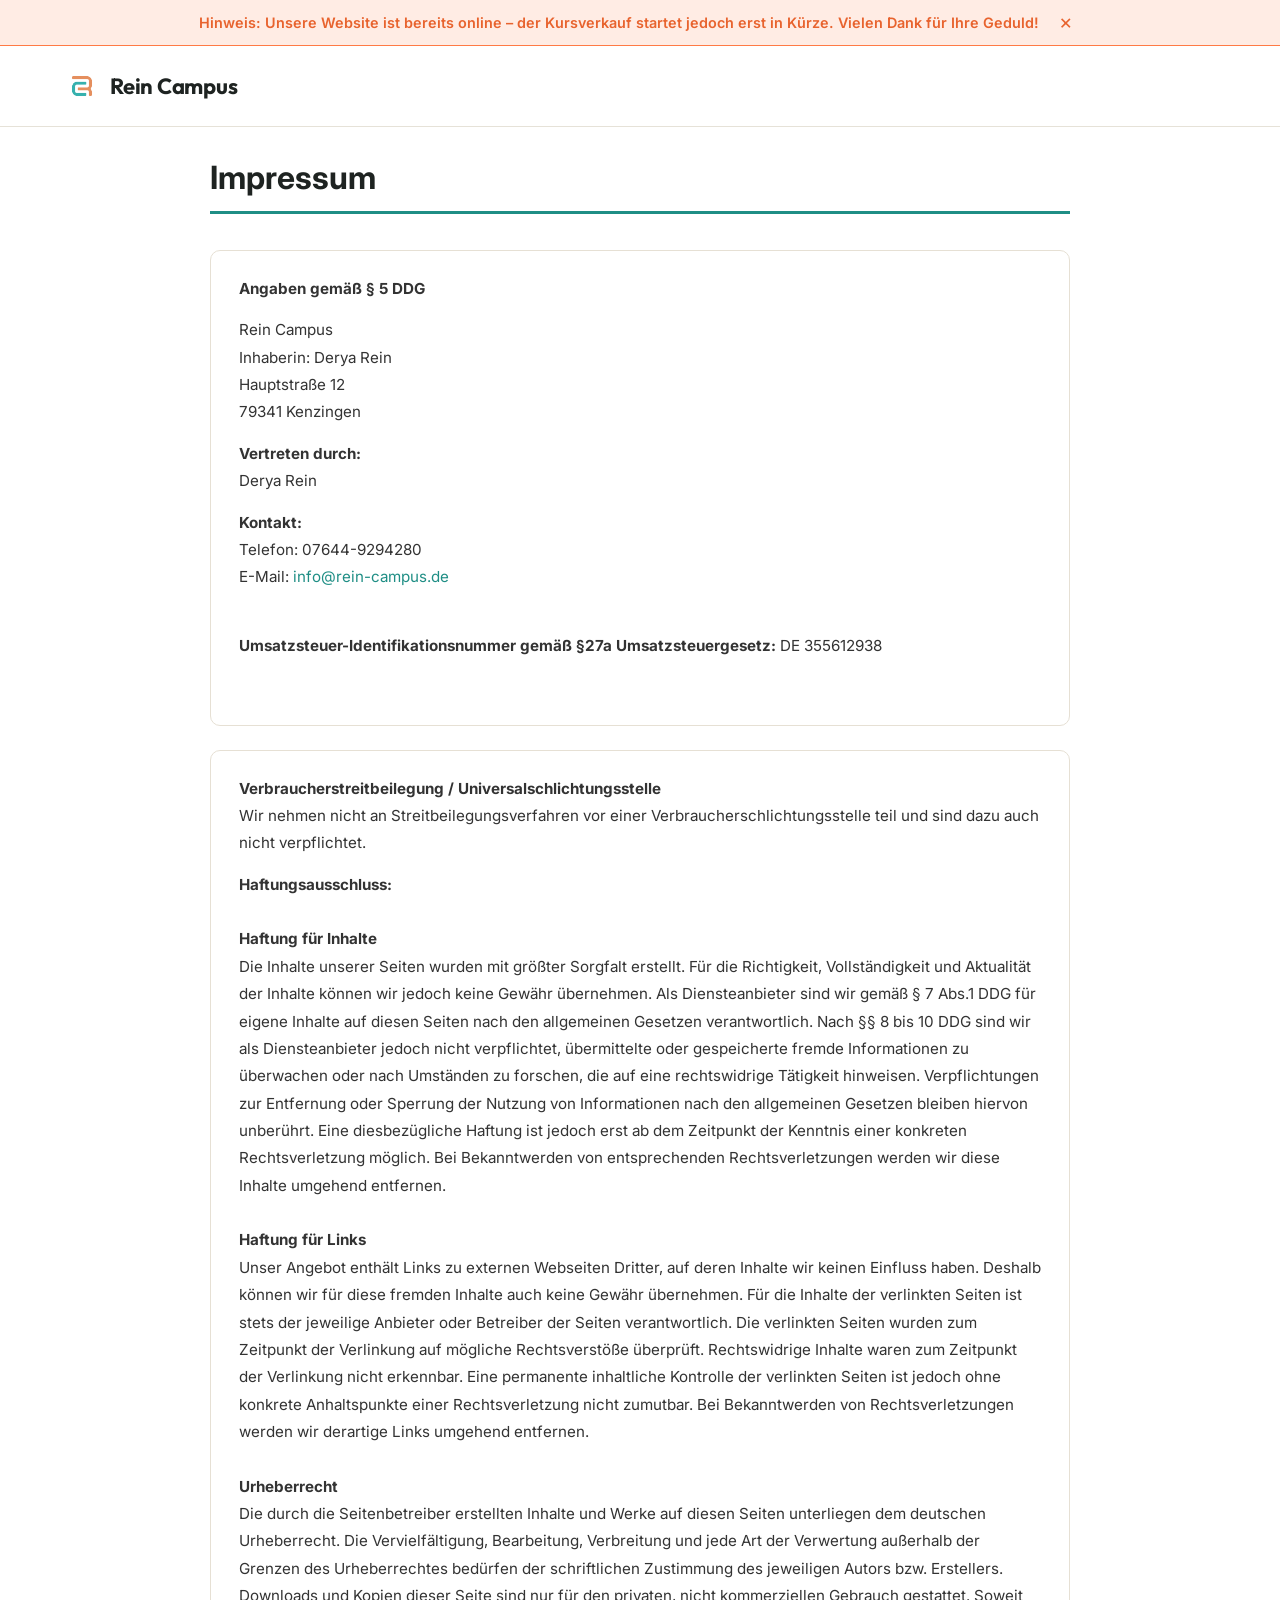
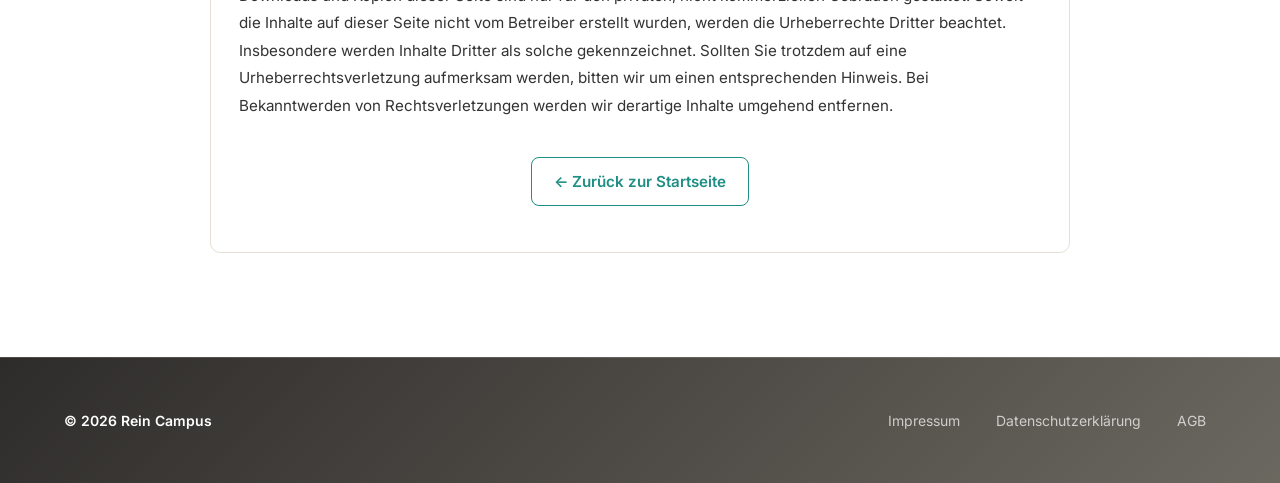
<file: legal/impressum.html>
<!DOCTYPE html>
<html lang="de">
<head>
    <meta charset="UTF-8">
    <meta name="viewport" content="width=device-width, initial-scale=1.0">
    <title>Impressum – Rein Campus</title>
    <link rel="icon" type="image/x-icon" href="../assets/favicon.ico">
    <link rel="stylesheet" href="../css/shared-components.css">
    <link rel="stylesheet" href="../css/style.css">
    <link rel="stylesheet" href="../css/navigation.css">
    <link rel="stylesheet" href="../css/layout.css">
    <link rel="stylesheet" href="../css/components.css">
    <link rel="stylesheet" href="../css/legal.css">
    <link rel="stylesheet" href="../css/footer.css">
    <link rel="stylesheet" href="../css/media_queries.css">
</head>
<body>
    <nav>
        <div class="container nav-content">
            <a href="../index.html" class="logo">
                <img class="logo-img" src="../assets/rc_icon.jpg" alt="Rein Campus Logo">
                Rein Campus
            </a>
        </div>
    </nav>

    <main class="legal-notice-container">
        <h1>Impressum</h1>
        <div class="top-left-corner">
            <p><strong>Angaben gemäß § 5 DDG</strong></p> 
            <p>
                Rein Campus<br>
                Inhaberin: Derya Rein<br>
                Hauptstraße 12<br>
                79341 Kenzingen <br>
            </p>
            <p> 
                <strong>Vertreten durch:</strong><br>
                Derya Rein<br>
            </p> 
            <p>
                <strong>Kontakt:</strong> <br>
                Telefon: 07644-9294280<br>
                E-Mail: <a href="mailto:info@rein-campus.de">info@rein-campus.de</a></br>
            </p>
            <p>
                <br>
                <strong>Umsatzsteuer-Identifikationsnummer gemäß §27a Umsatzsteuergesetz:</strong> DE 355612938<br><br>
        </p>
        </div> 
        <div class="top-left-corner">
            <p>
                <strong>Verbraucherstreitbeilegung / Universalschlichtungsstelle</strong>
                <br>Wir nehmen nicht an Streitbeilegungsverfahren vor einer Verbraucherschlichtungsstelle teil und sind dazu auch nicht verpflichtet.
            </p> 
            <p>
                <strong>Haftungsausschluss: </strong><br><br>
                <strong>Haftung für Inhalte</strong><br>
                Die Inhalte unserer Seiten wurden mit größter Sorgfalt erstellt. Für die Richtigkeit, Vollständigkeit und Aktualität der Inhalte können wir jedoch keine Gewähr übernehmen. 
                Als Diensteanbieter sind wir gemäß § 7 Abs.1 DDG für eigene Inhalte auf diesen Seiten nach den allgemeinen Gesetzen verantwortlich. Nach §§ 8 bis 10 DDG sind wir als 
                Diensteanbieter jedoch nicht verpflichtet, übermittelte oder gespeicherte fremde Informationen zu überwachen oder nach Umständen zu forschen, die auf eine rechtswidrige 
                Tätigkeit hinweisen. Verpflichtungen zur Entfernung oder Sperrung der Nutzung von Informationen nach den allgemeinen Gesetzen bleiben hiervon unberührt. Eine diesbezügliche 
                Haftung ist jedoch erst ab dem Zeitpunkt der Kenntnis einer konkreten Rechtsverletzung möglich. Bei Bekanntwerden von entsprechenden Rechtsverletzungen werden wir diese Inhalte 
                umgehend entfernen.
                <br><br>
                <strong>Haftung für Links</strong>
                <br>
                Unser Angebot enthält Links zu externen Webseiten Dritter, auf deren Inhalte wir keinen Einfluss haben. Deshalb können wir für diese fremden Inhalte auch keine Gewähr übernehmen. 
                Für die Inhalte der verlinkten Seiten ist stets der jeweilige Anbieter oder Betreiber der Seiten verantwortlich. Die verlinkten Seiten wurden zum Zeitpunkt der Verlinkung auf 
                mögliche Rechtsverstöße überprüft. Rechtswidrige Inhalte waren zum Zeitpunkt der Verlinkung nicht erkennbar. Eine permanente inhaltliche Kontrolle der verlinkten Seiten ist jedoch 
                ohne konkrete Anhaltspunkte einer Rechtsverletzung nicht zumutbar. Bei Bekanntwerden von Rechtsverletzungen werden wir derartige Links umgehend entfernen.
                <br><br>
                <strong>Urheberrecht</strong>
                <br>
                Die durch die Seitenbetreiber erstellten Inhalte und Werke auf diesen Seiten unterliegen dem deutschen Urheberrecht. Die Vervielfältigung, Bearbeitung, Verbreitung und jede Art 
                der Verwertung außerhalb der Grenzen des Urheberrechtes bedürfen der schriftlichen Zustimmung des jeweiligen Autors bzw. Erstellers. Downloads und Kopien dieser Seite sind nur 
                für den privaten, nicht kommerziellen Gebrauch gestattet. Soweit die Inhalte auf dieser Seite nicht vom Betreiber erstellt wurden, werden die Urheberrechte Dritter beachtet. 
                Insbesondere werden Inhalte Dritter als solche gekennzeichnet. Sollten Sie trotzdem auf eine Urheberrechtsverletzung aufmerksam werden, bitten wir um einen entsprechenden 
                Hinweis. Bei Bekanntwerden von Rechtsverletzungen werden wir derartige Inhalte umgehend entfernen.
            </p> 
            <p class="back-to-main-page">
                <a href="../index.html">← Zurück zur Startseite</a>
            </p>
        </div>
    </main>

    <footer>
        <div class="footer-wrapper">
            <div class="div-logo pointer" onclick="redirectToMainPage()">© 2026 Rein Campus</div>
            <div class="footer-links">
                <a href="impressum.html">Impressum</a>
                <a href="datenschutz.html">Datenschutzerklärung</a>
                <a href="agb.html">AGB</a>
            </div>
        </div>
    </footer>
    <script src="../javascript/shared.js"></script>
</body>
</html>
</file>
<file: css/shared-components.css>
/* === SHARED UTILITY CLASSES === */

* {
  font-family: 'Inter', sans-serif;
}

/* Geteilte Typografie (.generic-p/.generic-h2/.generic-h3) lebt jetzt zentral in
   style.css – hier bewusst entfernt, um die frühere Doppel-/Konfliktdefinition
   aufzulösen. */

.pointer {
  cursor: pointer;
}

/* Eyebrow Badge (wiederverwendbar auf mehreren Sektionen) */
.eyebrow {
  display: inline-flex;
  align-items: center;
  gap: 8px;
  background: rgba(95, 216, 206, 0.12);
  border: none;
  padding: 8px 16px;
  border-radius: var(--radius-pill);
  font-size: 0.82rem;
  font-weight: 600;
  letter-spacing: 0.08em;
  text-transform: uppercase;
  color: var(--teal-dark);
  margin-bottom: 16px;
}

.eyebrow-dot {
  width: 8px;
  height: 8px;
  border-radius: 50%;
  background: var(--amber);
}

.eyebrow--on-dark {
  background: rgba(95, 216, 206, 0.16);
  color: var(--teal);
}

/* === SHARED ANIMATIONS === */

@keyframes slamIn {
  0% { transform: scale(2) translateY(-100px); opacity: 0; }
  100% { transform: scale(1) translateY(0); opacity: 1; }
}

.animate-slam {
  animation: slamIn 0.8s cubic-bezier(0.2, 0.8, 0.2, 1) forwards;
}

.reveal {
  opacity: 0;
  transform: translateY(30px);
  transition: opacity 0.65s ease-out, transform 0.65s ease-out;
}

.reveal.active {
  opacity: 1;
  transform: translateY(0);
}

.reveal-left {
  opacity: 0;
  transform: translateX(-60px);
  transition: opacity 0.65s ease-out, transform 0.65s ease-out;
}

.reveal-right {
  opacity: 0;
  transform: translateX(60px);
  transition: opacity 0.65s ease-out, transform 0.65s ease-out;
}

.reveal-left.active,
.reveal-right.active {
  opacity: 1;
  transform: translateX(0);
}

/* === Sitewide Sales Notice === */

.sitewide-notice {
  /* Sticky am oberen Viewport-Rand: Banner scrollt zusammen mit der ebenfalls
     fixierten Nav mit und bleibt sichtbar, bis er bewusst weggeklickt wird.
     z-index über der Nav (100), damit er nie verdeckt werden kann. Der
     Frosted-Glass-Look (halbtransparenter Amber-Ton + Blur) greift die
     Gestaltung der Nav auf; opak wäre nötig, weil fixed über dem Inhalt liegt. */
  position: fixed;
  top: 0;
  left: 0;
  width: 100%;
  z-index: 101;
  background: var(--amber-soft);
  backdrop-filter: blur(10px);
  border-bottom: 1px solid var(--amber);
}

.sitewide-notice-inner {
  display: flex;
  align-items: center;
  justify-content: center;
  flex-wrap: wrap;
  gap: var(--space-3);
  padding: var(--space-3) var(--space-6);
  text-align: center;
}

.sitewide-notice-text {
  font-size: 0.9rem;
  font-weight: 600;
  color: var(--amber-dark);
}

.sitewide-notice-close {
  flex-shrink: 0;
  background: none;
  border: none;
  font-size: 1.3rem;
  line-height: 1;
  color: var(--amber-dark);
  cursor: pointer;
  padding: 0 var(--space-2);
}

.sitewide-notice-close:hover {
  color: var(--ink);
}
</file>
<file: css/style.css>
/* alternative_style: Outfit/Inter lokal statt über Google-Fonts-CDN (Nutzerwunsch,
   Dateien liegen in fonts/Outfit bzw. fonts/Inter). Variable Fonts statt einzelner
   Static-Weight-Dateien: je ein Dateipaar deckt die komplette Weight-Achse ab
   (Outfit 400–800, Inter 400–700 + Italic für die kursiven Testimonial-Zitate) –
   weniger Dateien/Requests als ein Static-Weight-Satz. */
@font-face {
  font-family: 'Outfit';
  src: url('../fonts/Outfit/Outfit-VariableFont_wght.ttf') format('truetype-variations'),
       url('../fonts/Outfit/Outfit-VariableFont_wght.ttf') format('truetype');
  font-weight: 400 800;
  font-style: normal;
  font-display: swap;
}

@font-face {
  font-family: 'Inter';
  src: url('../fonts/Inter/Inter-VariableFont_opsz,wght.ttf') format('truetype-variations'),
       url('../fonts/Inter/Inter-VariableFont_opsz,wght.ttf') format('truetype');
  font-weight: 400 700;
  font-style: normal;
  font-display: swap;
}

@font-face {
  font-family: 'Inter';
  src: url('../fonts/Inter/Inter-Italic-VariableFont_opsz,wght.ttf') format('truetype-variations'),
       url('../fonts/Inter/Inter-Italic-VariableFont_opsz,wght.ttf') format('truetype');
  font-weight: 400 700;
  font-style: italic;
  font-display: swap;
}

:root {
  /* alternative_style: Token-Werte an new_mockup.html angeglichen; Variablennamen
     bleiben stabil, damit alle bestehenden Referenzen unverändert funktionieren. */
  --ink: #1E2321;
  /* Dunkle Panels bewusst heller & neutraler als new_mockup.html (dort near-black,
     wirkte auf Nutzer zu dunkel/grünlich) – eigene, von --ink entkoppelte Töne,
     damit die Fließtextfarbe (--ink) davon unberührt bleibt. Deutlicherer Abstand
     zwischen Start-/End-Ton + 135deg (statt 160deg), da der Verlauf bei den breiten,
     eher flachen Panels sonst kaum wahrnehmbar war. */
  --ink-deep: #2E2C2A;  /* Start-Ton dunkler Panel-Gradienten */
  --panel-end: #6B6860; /* End-Ton dunkler Panel-Gradienten */
  --teal: #5FD8CE;      /* entspricht Mockup --turquoise (helle Akzente/Ränder) */
  --teal-dark: #1F8E85; /* entspricht Mockup --turquoise-deep (Akzenttext: Logo, Eyebrow, Preise) */
  --paper: #FFFFFF;
  --paper-soft: #F6F6F4; /* entspricht Mockup --grey-bg */
  --amber: #FF7A45;      /* entspricht Mockup --orange (CTA/Buttons) */
  --amber-dark: #E8632E; /* entspricht Mockup --orange-dark (Hover-Zustand) */
  --amber-soft: rgba(255, 122, 69, 0.14);
  --coral: var(--amber);
  --sage: rgba(95, 216, 206, 0.14);
  --line: #E6E2D8;
  --white: #FFFFFF;
  --muted: #5B615C; /* entspricht Mockup --ink-soft */
  --accent: var(--teal);

  /* Spacing-Skala (vertikaler Rhythmus & Abstände) */
  --space-1: 4px;
  --space-2: 8px;
  --space-3: 12px;
  --space-4: 16px;
  --space-5: 20px;
  --space-6: 24px;
  --space-8: 32px;
  --space-10: 40px;
  --space-12: 48px;
  --space-14: 56px;
  --space-18: 72px;
  --space-20: 80px;

  /* Border-Radius (Pill vereinheitlicht 100px/999px) */
  --radius-sm: 12px;
  --radius-md: 18px;
  --radius-lg: 24px;
  --radius-xl: 28px;
  --radius-pill: 999px;

  /* Schatten (Werte/Farbton an new_mockup.html angeglichen) */
  --shadow-sm: 0 12px 30px -18px rgba(30, 35, 33, 0.18);   /* ruhende Karten (Mockup --shadow-card) */
  --shadow-md: 0 14px 28px -12px rgba(255, 122, 69, 0.45); /* ruhende CTA-Buttons (orange getönt) */
  --shadow-lg: 0 20px 50px -25px rgba(30, 35, 33, 0.25);   /* große Panels/Karten (Mockup --shadow-soft) */
  --shadow-btn-hover: 0 18px 32px -12px rgba(255, 122, 69, 0.55); /* CTA-Button-Hover */
  --shadow-card-hover: 0 18px 40px -18px rgba(30, 35, 33, 0.22);  /* Karten-Hover-Lift */
  --shadow-active: 0 24px 50px -22px rgba(255, 122, 69, 0.35);    /* hervorgehobene Preis-Karte (orange getönt) */
}

* { margin: 0; padding: 0; box-sizing: border-box; }

html {
  background: var(--paper);
  scrollbar-width: thin;
  scrollbar-color: var(--teal) var(--paper-soft);
}

/* Scrollbar (Thumb/Track brauchen Kontrast zueinander, sonst verschwindet der Thumb beim Scrollen) */
::-webkit-scrollbar {
  width: 10px;
}

::-webkit-scrollbar-track {
  background: var(--paper-soft);
}

::-webkit-scrollbar-thumb {
  background: var(--teal);
  border-radius: var(--radius-pill);
  border: 2px solid var(--paper-soft);
}

::-webkit-scrollbar-thumb:hover {
  background: var(--amber);
}

/* Kein max-width mehr auf dem body: Sektions-Hintergründe (Dark-Panels, Footer,
   Hero-Glow) laufen auf Monitoren >1920px full-bleed durch, statt hart an einer
   zentrierten 1920px-Kante abzureißen; die Inhaltsbreite begrenzt stattdessen
   .container (siehe layout.css). */
body {
  font-family: 'Inter', sans-serif;
  color: var(--ink);
  background: var(--paper);
  overflow-x: hidden;
  /* Gleicht aus, dass der jetzt fixierte Sales-Notice-Banner den normalen
     Dokumentfluss verlässt: --nav-offset (= Banner-Höhe, per JS gesetzt)
     schiebt allen Inhalt um exakt die Banner-Höhe nach unten und wird beim
     Wegklicken auf 0 zurückgesetzt. transition passt zur Nav (top 0.25s). */
  padding-top: var(--nav-offset, 0px);
  transition: padding-top 0.25s ease;
}

a {
  text-decoration: none;
  color: inherit;
}

a:focus-visible,
button:focus-visible {
  outline: 3px solid var(--teal);
  outline-offset: 3px;
}

/* Geteilte Typografie – konsolidierte Single Source of Truth (früher zusätzlich
   in shared-components.css definiert; dort entfernt, um Konflikte zu vermeiden).
   style.css wird von allen Seiten und nach shared-components.css geladen. */
.generic-p {
  font-size: 18px;
  color: var(--ink);
  text-align: center;
}

.generic-h2 {
  font-family: 'Outfit', sans-serif;
  text-align: center;
  font-size: clamp(32px, 5vw, 48px);
  font-weight: 700;
  letter-spacing: -0.01em;
  line-height: 1.15;
  margin-bottom: 40px;
}

.generic-h3 {
  font-family: 'Outfit', sans-serif;
  text-align: center;
  font-size: clamp(20px, 3vw, 28px);
  font-weight: 600;
  line-height: 1.2;
  margin-bottom: 16px;
}

/* Lesbare Zeilenlängen auf großen Bildschirmen: Intro-/Fließtextabsätze auf
   ~70–80 Zeichen begrenzen (bei 18px ≈ 720px). Gilt nur für direkte Absatz-
   Kinder der Textblöcke – verschachtelte Karten/Grids (Boxen, FAQ, Preise)
   behalten ihre eigenen Breiten. */
.about-the-course > .generic-p {
  max-width: 720px;
  margin-left: auto;
  margin-right: auto;
}

/* Direkteinstieg per URL-Anker (z. B. index.html#pricing von extern): Ziel-
   Überschrift nicht unter der fixen 80px-Nav verstecken. Das JS-Smooth-Scrolling
   kompensiert nur Klicks innerhalb der Seite. */
#main, #programm, #warum, #pricing, #faq, #ueber-uns, #cta, #kontakt {
  scroll-margin-top: 96px;
}

.title-light {
  color: white;
}

.title-light.generic-p {
  /* Volles Weiß statt 90% – hält AA (4,5:1) auch am hellsten Punkt des Dark-Panel-Gradienten (--panel-end) */
  color: #fff;
}

/* Abstand zwischen direkt aufeinanderfolgenden Textabsätzen innerhalb von
   .about-the-course/.about-me-content. Ohne diese Regel stapeln sich mehrere
   generic-p/generic-h3 ohne jeden Zwischenraum, da alle Margins global auf 0
   gesetzt sind (siehe * oben) – generic-h3 selbst bringt bereits einen
   margin-bottom mit, daher wird hier nur die fehlende Marge davor ergänzt. */
.about-the-course .generic-p + .generic-p,
.about-the-course .generic-p + .generic-h3,
.about-me-content .generic-p + .generic-p {
  margin-top: var(--space-4);
}

.add-gap-to-box-grid {
  display: flex;
  flex-direction: column;
  align-items: center;
  justify-content: center;
  gap: 32px;
}

/* Abstand zwischen Intro-Block (.about-the-course) und dem direkt darauf
   folgenden Box-Grid. Ersetzt den visuellen Puffer, den früher das
   min-height:100px von .generic-p erzeugte und der mit dessen Entfernung
   wegfiel. Nachbar-Kombinator, damit verschachtelte/kombinierte
   .add-gap-to-box-grid-Fälle unberührt bleiben. */
.about-the-course + .add-gap-to-box-grid {
  margin-top: var(--space-10);
}

.padding-bottom {
  padding-bottom: var(--space-20);
}

.margin-left {
  margin-left: 12px;
}

.back-to-main-page {
  display: flex;
  justify-content: center;
  align-items: center;
  padding: 24px 0 8px;
}

.seal {
  padding-top: 16px;
  padding-bottom: 16px;
  color: rgb(35, 35, 133);
}
</file>
<file: css/navigation.css>
/* Navigation */
nav {
  position: fixed;
  /* --nav-offset wird per JS auf die Höhe des Sales-Notice-Banners gesetzt,
     solange dieser sichtbar ist, damit sich Banner und Nav nicht überlappen. */
  top: var(--nav-offset, 0px);
  left: 0;
  width: 100%;
  z-index: 100;
  background: rgba(255, 255, 255, 0.85);
  backdrop-filter: blur(10px);
  border-bottom: 1px solid var(--line);
  transition: top 0.25s ease;
}

.nav-content {
  height: 80px;
  display: flex;
  align-items: center;
  justify-content: space-between;
}

.logo {
  display: flex;
  align-items: center;
  gap: 10px;
  font-family: 'Outfit', sans-serif;
  font-weight: 700;
  font-size: 22px;
  letter-spacing: -0.01em;
  color: var(--ink);
  cursor: pointer;
}

.logo a {
  color: var(--ink);
}

.logo-img {
  width: 36px;
  height: 36px;
  border-radius: var(--radius-sm);
  flex-shrink: 0;
}

.nav-links {
  color: var(--ink);
  display: none;
}

.nav-links a {
  color: var(--ink);
  text-decoration: none;
  opacity: 0.7;
  transition: opacity 0.2s, color 0.2s;
}

.nav-links a:hover {
  color: var(--teal-dark);
}

.nav-links a:hover {
  opacity: 1;
}

/* Hamburger */
.hamburger {
  display: flex;
  flex-direction: column;
  justify-content: center;
  align-items: center;
  gap: 5px;
  min-width: 44px;
  min-height: 44px;
  background: transparent;
  border: none;
  cursor: pointer;
  padding: 8px;
}

.hamburger span {
  display: block;
  width: 22px;
  height: 2px;
  background: var(--ink);
  border-radius: 2px;
  transition: transform 0.3s ease, opacity 0.3s ease;
}

.hamburger.open span:nth-child(1) {
  transform: rotate(45deg) translate(5px, 5px);
}

.hamburger.open span:nth-child(2) {
  opacity: 0;
}

.hamburger.open span:nth-child(3) {
  transform: rotate(-45deg) translate(5px, -5px);
}
</file>
<file: css/layout.css>
/* Layout & Container */
.container {
  width: 90%;
  /* 1280px statt 1920px: verhindert überlange Zeilen und übermäßig breite
     Karten-Grids auf großen Monitoren; bis ~1420px Viewport greift weiterhin
     die 90%-Breite, das Layout auf Laptops bleibt also unverändert. */
  max-width: 1280px;
  margin: 0 auto;
}

/* Hero */
.hero {
  position: relative;
  min-height: 100dvh;
  /* Radialer Glow-Hintergrund aus new_mockup.html: Turquoise oben rechts, Orange unten links */
  background:
    radial-gradient(900px 500px at 85% -10%, var(--sage) 0%, transparent 60%),
    radial-gradient(700px 500px at 5% 10%, var(--amber-soft) 0%, transparent 60%);
  display: flex;
  justify-content: center;
  padding-top: 200px;
  padding-bottom: var(--space-20);
  overflow: hidden;
}

.hero-inner {
  display: flex;
  align-items: center;
  gap: 56px;
}

.hero-content {
  height: 100%;
  flex: 1.1;
  min-width: 0;
  display: flex;
  flex-direction: column;
  align-items: flex-start;
  justify-content: center;
}

.hero-image-wrap {
  flex: 1;
  min-width: 0;
  display: flex;
  justify-content: center;
}

.hero-image {
  width: 100%;
  max-width: 700px;
  border-radius: var(--radius-xl);
  box-shadow: var(--shadow-lg);
  display: block;
}

.carousel {
  position: relative;
  flex: 0.9;
  height: 100%;
}

/* Dekorative Farbkreise hinter dem Hero-Foto (Mockup-Look: .hero-blob) */
.carousel::before,
.carousel::after {
  content: '';
  position: absolute;
  border-radius: 50%;
  filter: blur(4px);
  z-index: 0;
}

.carousel::before {
  width: 180px;
  height: 180px;
  top: -40px;
  right: -20px;
  background: var(--teal);
  opacity: 0.18;
}

.carousel::after {
  width: 140px;
  height: 140px;
  bottom: -30px;
  left: -20px;
  background: var(--amber);
  opacity: 0.15;
}

.carousel-content-wrapper {
  position: relative;
  z-index: 1;
  height: 100%;
  display: grid;
  align-content: center;
  align-items: center;
}

.image-wrapper {
  /* All slides share a single grid cell so they overlap for the crossfade while
     staying in flow — this lets the container derive its height from the image
     (an absolutely positioned slide would contribute 0 height and get clipped). */
  grid-area: 1 / 1;
  position: relative;
}

.image-wrapper img {
  width: 100%;
}

.carousel-image {
  border-radius: var(--radius-xl);
  box-shadow: var(--shadow-lg);
  display: block;
}

/* KI-Kennzeichnung: dezenter Text ohne Hintergrundfläche, überlagert auf
   KI-generierten/-bearbeiteten Bildern. Text-Shadow statt Badge-Hintergrund
   sorgt unabhängig vom jeweiligen Bildinhalt für ausreichend Kontrast. */
.ai-image-badge {
  position: absolute;
  bottom: 14px;
  left: 14px;
  z-index: 2;
  color: rgba(255, 255, 255, 0.85);
  font-size: 11px;
  font-weight: 500;
  text-shadow: 0 1px 4px rgba(0, 0, 0, 0.7), 0 1px 2px rgba(0, 0, 0, 0.5);
}

.fade {
  animation-name: fade;
  animation-duration: 1.5s;
}

@keyframes fade {
  from {opacity: 0.4;}
  to {opacity: 1;}
}

.hero-content-wrapper {
  height: 100%;
  display: flex;
  flex-direction: column;
  justify-content: space-between;
  align-items: flex-start;
}

.hero-title {
  /* Base size for large screens (>1350px); stepped down via media_queries.css */
  font-family: 'Outfit', sans-serif;
  font-weight: 700;
  font-size: 72px;
  line-height: 1.15;
  letter-spacing: -0.01em;
  text-align: left;
  padding-top: 16px;
}

.hero-title span {
  display: block;
  color: var(--ink);
}

.hero-desc {
  max-width: 520px;
  font-size: 20px;
  font-weight: 300;
  color: var(--muted);
  line-height: 1.6;
  text-align: left;
}

/* Sekundärer Hero-CTA (Stil aus Homepage_Design-Vorlage, dort .btn-ghost) */
.btn-secondary {
  padding: 14px 32px;
  border-radius: var(--radius-pill);
  font-size: 18px;
  font-weight: 600;
  background: none;
  border: 1.5px solid var(--line);
  color: var(--ink);
  cursor: pointer;
  display: inline-block;
  transition: transform 0.2s ease, background 0.2s ease;
}

.btn-secondary:hover {
  transform: translateY(-2px);
  background: var(--paper-soft);
}

/* About Me Section (Card-Duo mit Kennzahlen) */
.about-me {
  padding: var(--space-20) 0;
  background: var(--paper-soft);
  width: 100%;
}

.about-me-inner {
  display: flex;
  align-items: center;
  gap: 56px;
}

.about-me-media {
  flex: 0 0 auto;
  width: 38%;
  max-width: 320px;
}

.about-me-photo-card {
  position: relative;
  background: var(--white);
  /* Mehrschichtiger Schatten für Tiefe: enger Kontaktschatten (Karte "sitzt"
     auf der Fläche), weicher Umgebungsschatten für Volumen und ein dezent
     Teal-getönter Glow, der die Markenfarbe aufgreift und das Foto vom
     ruhigen --paper-soft-Hintergrund abhebt. */
  box-shadow:
    0 2px 6px -2px rgba(30, 35, 33, 0.12),
    0 18px 40px -18px rgba(30, 35, 33, 0.28),
    0 34px 64px -30px rgba(31, 142, 133, 0.25);
  transition: transform 0.4s ease, box-shadow 0.4s ease;
  /* Eckig statt rund (Nutzerentscheidung): Ein Kreis berührt ein 1:1-Quadrat
     nur an den vier Seitenmitten und wird oberhalb/unterhalb der Bildmitte
     schmaler – bei diesem Gruppenfoto schnitt das die äußeren, randnahen
     Köpfe seitlich an. Ein (abgerundetes) Rechteck verjüngt sich nicht und
     behält die volle Bildbreite, wodurch das Problem geometrisch entfällt –
     ganz ohne künstliche Rand-Streckung des Fotos (siehe Verlauf: erste
     Korrektur dieses Bugs führte zu sichtbaren Verzerrungen an den Bildrändern
     und wurde wieder zurückgenommen; assets/profile.jpeg ist wieder das
     unveränderte Originalfoto, 1010x1280). */
  border-radius: var(--radius-xl);
}

.about-me-photo-card:hover {
  transform: translateY(-6px);
  box-shadow:
    0 4px 10px -3px rgba(30, 35, 33, 0.14),
    0 24px 50px -18px rgba(30, 35, 33, 0.32),
    0 44px 80px -32px rgba(31, 142, 133, 0.32);
}

@media (prefers-reduced-motion: reduce) {
  .about-me-photo-card {
    transition: none;
  }
  .about-me-photo-card:hover {
    transform: none;
  }
}

.about-me-photo {
  display: block;
  width: 100%;
  aspect-ratio: 1 / 1;
  object-fit: cover;
  /* Vertikaler Fokuspunkt an den oberen Bildrand gelegt (50% 0%): Cover-Fit
     auf ein 1:1-Ziel nutzt die volle Bildbreite (kein Seiten-Zuschnitt) und
     kürzt nur oben/unten. 0% schneidet oben gar nichts weg und nutzt damit
     den im Originalfoto bereits vorhandenen Freiraum über dem Kopf der
     linken Person als Luft nach oben, statt ihn wegzuschneiden – eine
     Bildbearbeitung war dafür nicht nötig. */
  object-position: 50% 0%;
  border-radius: var(--radius-xl);
}

.about-me-content {
  flex: 1;
  min-width: 0;
  text-align: center;
}

.about-me .about-me-heading {
  text-align: center;
  max-width: 640px;
  margin: 0 auto 20px;
}

.about-me-text {
  max-width: 640px;
  margin: 0 auto;
  font-size: 18px;
  line-height: 1.75;
}

/* Programm-Ablauf Section (Journey-Timeline, Struktur aus Homepage_Design übernommen) */
.journey-path {
  position: relative;
  max-width: 596px;
  margin: 48px auto 0;
  padding-left: 36px;
}

.journey-path::before {
  content: '';
  position: absolute;
  left: 11px;
  top: 6px;
  bottom: 6px;
  width: 2px;
  background: repeating-linear-gradient(to bottom, var(--teal) 0 8px, transparent 8px 16px);
}

.journey-path-fill {
  position: absolute;
  left: 11px;
  top: 6px;
  bottom: 6px;
  width: 2px;
  background: var(--amber);
  transform: scaleY(0);
  transform-origin: top;
  pointer-events: none;
}

.journey-stop {
  position: relative;
  padding-bottom: 40px;
  max-width: 560px;
}

.journey-stop:last-child {
  padding-bottom: 0;
}

.journey-stop::before {
  content: '';
  position: absolute;
  left: -36px;
  top: 2px;
  width: 24px;
  height: 24px;
  border-radius: 50%;
  background: var(--white);
  border: 3px solid var(--teal);
}

.journey-stop.current::before,
.journey-stop.reached::before {
  background: var(--amber);
  border-color: var(--amber);
}

.journey-stop .stage {
  display: block;
  font-weight: 600;
  text-transform: uppercase;
  letter-spacing: 0.06em;
  font-size: 0.78rem;
  color: var(--teal);
  margin-bottom: 6px;
}

.journey-stop h4 {
  font-size: 1.2rem;
  color: var(--teal-dark);
  margin-bottom: 8px;
}

.journey-stop p {
  color: var(--muted);
  font-size: 0.95rem;
}

/* Final CTA Section */
.final-cta {
  text-align: center;
}

.final-cta .container {
  display: flex;
  flex-direction: column;
  align-items: center;
  gap: 16px;
}

.final-cta-desc {
  min-height: 0;
  max-width: 480px;
}

/* Contact Section – heller Hintergrund statt des Dark-Gradients von .final-cta
   direkt darüber, damit beide Sektionen nicht zu einem ununterbrochenen
   Dark-Block verschmelzen; die eigentliche Box hebt sich stattdessen als
   eigene Karte davon ab (siehe .contact-card). */
.contact-section {
  background: var(--paper);
  text-align: center;
}

.contact-card {
  position: relative;
  max-width: 680px;
  margin: 0 auto;
  padding: 56px 44px;
  border-radius: var(--radius-lg);
  background: linear-gradient(135deg, var(--ink-deep) 0%, var(--panel-end) 100%);
  box-shadow: var(--shadow-lg);
  overflow: hidden;
}

/* Dekorativer Glow-Verlauf hinter dem Kontakt-Inhalt (Mockup-Look: .contact-box::before) */
.contact-card::before {
  content: '';
  position: absolute;
  inset: 0;
  background:
    radial-gradient(500px 260px at 15% 0%, rgba(255, 122, 69, 0.3), transparent 60%),
    radial-gradient(500px 260px at 85% 100%, rgba(95, 216, 206, 0.28), transparent 60%);
}

.contact-card > * {
  position: relative;
}

.contact-form {
  display: flex;
  flex-direction: column;
  align-items: center;
  gap: 24px;
  max-width: 600px;
  margin: 0 auto;
}

.contact-form .generic-h3 {
  color: white;
  font-size: 28px;
  margin-bottom: unset;
  margin-top: unset;
}
</file>
<file: css/components.css>
/* Buttons */
.btn-primary {
  background: var(--amber);
  color: var(--white);
  padding: 10px 24px;
  border-radius: var(--radius-pill);
  font-size: 16px;
  font-weight: 600;
  border: none;
  cursor: pointer;
  transition: transform 0.2s, background 0.2s;
}

.btn-primary:hover {
  background: var(--amber-dark);
  transform: scale(1.05);
}

.hero-btns {
  display: flex;
  justify-content: flex-start;
  align-items: center;
  flex-wrap: wrap;
  gap: 14px;
  padding-bottom: 24px;
}

.hero-btns
.btn-primary {
  padding: 14px 32px;
  font-size: 18px;
  font-weight: 600;
  box-shadow: var(--shadow-md);
  transition: all 0.3s ease;
}

.hero-btns .btn-primary:hover {
  transform: translateY(-2px);
  box-shadow: var(--shadow-btn-hover);
}

.contact-form .btn-primary {
  /* margin-top: 24px; */
  padding: 14px 40px;
  font-size: 16px;
  font-weight: 600;
  box-shadow: var(--shadow-md);
  transition: all 0.3s ease;
}

.contact-form .btn-primary:hover {
  transform: translateY(-2px);
  box-shadow: var(--shadow-btn-hover);
}

.contact-form .btn-primary a {
  color: var(--teal-dark);
  text-decoration: none;
}

.final-cta .btn-primary {
  padding: 14px 32px;
  font-size: 18px;
  font-weight: 600;
  box-shadow: var(--shadow-md);
  transition: all 0.3s ease;
}

.final-cta .btn-primary:hover {
  transform: translateY(-2px);
  box-shadow: var(--shadow-btn-hover);
}

/* Box Styling */
.box {
  border-radius: var(--radius-md);
  padding: 32px;
  transition: all 0.3s ease;
  width: 90%;
  max-width: 1000px;
}

.background-dark,
.background-brand {
  background: linear-gradient(135deg, var(--ink-deep) 0%, var(--panel-end) 100%);
}

/* Zusätzlicher Glow-Akzent für die breiten, flachen Content-Wrapper-Dark-Panels
   (Kontrast-/Anspruch-/Erfahrungs-/Abschluss-Sektion) – der lineare Verlauf allein
   wirkte hier weniger sichtbar als bei Footer/Kontakt-Karte; Farb-Akzente wie bei
   .contact-card::before sorgen für mehr wahrnehmbare Farbvariation über die Fläche.
   Bewusst über .content-wrapper skopiert, damit die (bereits helle) .FAQ-item
   trotz gemeinsamer .background-dark-Klasse unberührt bleibt. */
.content-wrapper.background-dark,
.content-wrapper.background-brand {
  position: relative;
  overflow: hidden;
}

.content-wrapper.background-dark::before,
.content-wrapper.background-brand::before {
  content: '';
  position: absolute;
  inset: 0;
  background:
    radial-gradient(640px 340px at 12% 0%, rgba(255, 122, 69, 0.22), transparent 60%),
    radial-gradient(640px 340px at 88% 100%, rgba(95, 216, 206, 0.24), transparent 60%);
  pointer-events: none;
}

.content-wrapper.background-dark > .container,
.content-wrapper.background-brand > .container {
  position: relative;
}

.background-light {
  background: white;
  box-shadow: var(--shadow-sm);
}

.box:hover {
  transform: translateY(-4px);
  box-shadow: var(--shadow-card-hover);
}

/* Info Block */
.info-block {
  display: flex;
  flex-direction: column;
  align-items: center;
  justify-content: center;
  gap: 24px;
  margin-bottom: 24px;
  margin-top: 24px;
}

.info-block .generic-p {
  padding: 20px;
  background: var(--amber-soft);
  border-left: 4px solid var(--amber);
  border-radius: var(--radius-sm);
  font-weight: 500;
}

/* Testimonials */
.testimonial {
  border-left: 4px solid var(--amber);
  position: relative;
  padding-left: 40px;
}

.testimonial .generic-p {
  font-style: italic;
  color: var(--muted);
}

/* Pricing Grid (Struktur/Stil aus Homepage_Design übernommen) */
.price-grid {
  display: grid;
  grid-template-columns: repeat(3, 1fr);
  gap: 22px;
  margin-top: 44px;
  align-items: stretch;
}

.price-card {
  background: var(--white);
  border: 1.5px solid var(--line);
  border-radius: var(--radius-lg);
  padding: 32px 28px;
  display: flex;
  flex-direction: column;
  position: relative;
}

.price-card.active {
  border: 2px solid var(--amber);
  box-shadow: var(--shadow-active);
}

.price-badge {
  position: absolute;
  top: -13px;
  left: 28px;
  background: var(--muted);
  color: var(--white);
  font-size: 0.75rem;
  font-weight: 600;
  padding: 5px 12px;
  border-radius: var(--radius-pill);
  border: none;
}

.price-card.active .price-badge {
  background: var(--amber);
  color: var(--white);
  border: none;
}

.price-class {
  font-size: 0.85rem;
  color: var(--muted);
  font-weight: 600;
  margin-bottom: 6px;
}

.price-value {
  font-family: 'Outfit', sans-serif;
  font-size: 2.4rem;
  font-weight: 800;
  color: var(--ink);
  margin-bottom: 20px;
}

/* Kurzbeschreibung der Klassenstufe (neue Angebots-Inhalte aus new_mockup.html) */
.price-desc {
  font-size: 0.92rem;
  color: var(--muted);
  line-height: 1.55;
  margin-bottom: 20px;
}

/* Zahlungshinweis direkt unter dem Preis (zieht an den Preiswert heran) */
.price-note {
  font-size: 0.8rem;
  color: var(--muted);
  margin: -12px 0 20px;
}

.price-features {
  list-style: none;
  padding: 0;
  margin: 0 0 26px;
  flex-grow: 1;
}

.price-features li {
  font-size: 0.9rem;
  color: var(--ink);
  padding: 9px 0;
  border-top: 1px solid var(--paper-soft);
  display: flex;
  gap: 8px;
}

.price-features li:first-child {
  border-top: none;
}

.price-features li::before {
  content: '✓';
  color: var(--teal-dark);
  font-weight: 700;
}

.price-btn {
  text-align: center;
  padding: 14px;
  border-radius: var(--radius-pill);
  font-weight: 700;
  font-size: 0.95rem;
  background: var(--paper-soft);
  color: var(--muted);
  text-decoration: none;
  display: block;
  transition: transform 0.2s;
}

.price-card.active .price-btn {
  background: var(--amber);
  color: var(--white);
}

.price-card.active .price-btn:hover {
  transform: scale(1.05);
}

/* FAQ Section */
.FAQ-section {
  margin-bottom: var(--space-20);
  display: flex;
  flex-direction: column;
  align-items: center;
  justify-content: center;
  width: 100%;
}

.FAQ-item {
  border-left: 4px solid var(--amber);
  margin-bottom: 24px;
  transition: transform 0.3s ease, box-shadow 0.3s ease;
  /* Mockup-Look: helle Karte statt Dark-Panel; überschreibt .background-dark gezielt nur hier */
  background: var(--white);
  box-shadow: var(--shadow-sm);
}

.FAQ-item:hover {
  transform: translateY(-4px);
  box-shadow: var(--shadow-card-hover);
}

.FAQ-item .title-light {
  color: var(--ink);
}

.FAQ-question {
  background: none;
  border: none;
  padding: 0;
  margin: 0;
  font: inherit;
  color: inherit;
  text-align: left;
  cursor: pointer;
  display: flex;
  align-items: center;
  gap: 12px;
  width: 100%;
}

.FAQ-question::before {
  content: '+';
  display: inline-flex;
  align-items: center;
  justify-content: center;
  width: 24px;
  height: 24px;
  background: var(--amber);
  color: var(--white);
  border-radius: 50%;
  font-weight: 700;
  font-size: 18px;
  flex-shrink: 0;
  transition: transform 0.3s ease;
}

.FAQ-question[aria-expanded="true"]::before {
  transform: rotate(45deg);
}

.FAQ-answer {
  display: grid;
  grid-template-rows: 0fr;
  transition: grid-template-rows 0.3s ease;
}

.FAQ-item.open .FAQ-answer {
  grid-template-rows: 1fr;
}

.FAQ-answer-inner {
  overflow: hidden;
  min-height: 0;
}

.FAQ-answer-inner .generic-p {
  text-align: left;
  padding-top: 12px;
  /* rückt den Antworttext unter den Fragetext ein (Icon-Breite 24px + Gap 12px),
     statt unter dem Plus-Icon zu beginnen */
  padding-left: 36px;
}

.about-the-course:last-child {
  margin-bottom: 0;
}

/* Content Wrapper */

.content-wrapper {
  padding: var(--space-20) 0;
}

/* Utility Classes */
#pricing .about-the-course {
  text-align: center;
  margin-top: 40px;
}
</file>
<file: css/sections.css>
/* Neue Marketing-Sektionen aus mockup.html (Pain, Was-Wie/Contrast, Format) */
/* Card-Label (kleines farbiges Tag innerhalb einer .box, z. B. "Eltern wünschen sich") */
.card-label {
  display: block;
  font-weight: 600;
  text-transform: uppercase;
  letter-spacing: 0.05em;
  font-size: 0.78rem;
  /* var(--muted) statt Akzentfarbe direkt auf Weiß: sichert WCAG-AA-Kontrast
     (Mockup-Pendant .eyebrow-small nutzt aus demselben Grund var(--ink-soft)) */
  color: var(--muted);
  margin-bottom: 14px;
}

.card-label--amber {
  color: var(--muted);
}

/* Zitat-Absätze innerhalb einer Card-Label-Box (bewusst kein .generic-p,
   dessen min-height:100px bei mehreren gestapelten Absätzen zu viel Leerraum erzeugt) */
.quote-text {
  font-size: 1rem;
  color: var(--ink);
  margin-top: 14px;
}

.quote-text:first-of-type {
  margin-top: 0;
}

/* Contrast-Section ("Der Unterschied": Das Was vs. Das Wie) */
.contrast-row {
  display: flex;
  align-items: center;
  justify-content: center;
  gap: 32px;
  flex-wrap: wrap;
  margin-top: 8px;
}

.contrast-col {
  flex: 1 1 260px;
  max-width: 360px;
  text-align: center;
}

.contrast-label {
  display: block;
  font-weight: 600;
  text-transform: uppercase;
  letter-spacing: 0.05em;
  font-size: 0.8rem;
  color: rgba(255, 255, 255, 0.92);
  margin-bottom: 8px;
}

.contrast-label--amber {
  color: var(--amber);
}

.contrast-arrow {
  font-size: 1.6rem;
  color: rgba(255, 255, 255, 0.5);
  flex: 0 0 auto;
}

/* Format-Section ("So läuft das Programm ab.") */
.format-grid {
  display: flex;
  flex-wrap: wrap;
  justify-content: center;
  gap: 32px;
  margin-top: 40px;
}

.format-item {
  flex: 1 1 180px;
  max-width: 220px;
  text-align: center;
  padding: 12px 8px;
}

.format-value {
  font-size: 2rem;
  font-weight: 700;
  color: var(--amber);
}

.format-label {
  font-size: 0.9rem;
  color: rgba(255, 255, 255, 0.92);
  margin-top: 6px;
}

/* Kompakter Highlight-Callout für kurze Kernaussagen innerhalb von Fließtext
   (z. B. "Die Fähigkeit, erfolgreich zu lernen." in "Warum Rein Campus?").
   Bewusst kein Pill-Radius, da der Text auf schmalen Viewports zweizeilig
   umbrechen kann; --sage statt --amber, um sich vom .info-block-Zitat direkt
   darunter abzuheben statt mit ihm zu konkurrieren. */
.highlight-badge {
  display: inline-block;
  background: var(--sage);
  color: var(--teal-dark);
  padding: 12px 28px;
  border-radius: var(--radius-md);
}

/* "Warum Rein Campus?" – redaktionellerer Rhythmus als bewusster Kontrastpunkt zu
   den umgebenden, zentrierten Marketing-Sektionen (Vorbild: new_mockup.html .why,
   dort ebenfalls linksbündiger Fließtext statt zentriertem Textblock). Eigenständige
   Note nach Nutzerwunsch: heller Sektionston + Glow, Akzent-Linie unter der
   Überschrift, Kernsatz als großes Gradient-Statement, Zitatblock mit Deko-Anführungszeichen. */
#warum {
  background: var(--paper-soft);
  position: relative;
  overflow: hidden;
}

#warum::before {
  content: '';
  position: absolute;
  inset: 0;
  background: radial-gradient(700px 400px at 92% -15%, rgba(95, 216, 206, 0.16), transparent 60%);
  pointer-events: none;
}

#warum .container {
  position: relative;
}

#warum .about-the-course {
  max-width: 680px;
  margin-left: auto;
  margin-right: auto;
  text-align: left;
}

#warum .generic-h2,
#warum .generic-p {
  text-align: left;
}

#warum .generic-h2 {
  position: relative;
  margin-bottom: 24px;
  padding-bottom: 16px;
}

#warum .generic-h2::after {
  content: '';
  position: absolute;
  left: 0;
  bottom: 0;
  width: 64px;
  height: 4px;
  border-radius: var(--radius-pill);
  background: linear-gradient(90deg, var(--amber), var(--teal));
}

/* Kernsatz als großes Gradient-Statement statt kleiner Pille – übernimmt die
   Verlaufstext-Technik, die new_mockup.html sonst für ".big"/".num" nutzt */
#warum .highlight-badge {
  display: block;
  background: linear-gradient(90deg, var(--amber-dark), var(--teal-dark));
  -webkit-background-clip: text;
  background-clip: text;
  color: transparent;
  padding: 0;
  margin: 4px 0 24px;
  font-family: 'Outfit', sans-serif;
  font-weight: 800;
  font-size: clamp(24px, 3.2vw, 32px);
  line-height: 1.25;
  text-align: left;
}

#warum .info-block {
  align-items: stretch;
  max-width: 680px;
  margin-left: auto;
  margin-right: auto;
}

#warum .info-block .generic-p {
  position: relative;
  text-align: left;
  padding: 28px 32px 28px 60px;
  font-family: 'Outfit', sans-serif;
  font-weight: 600;
  font-size: 19px;
  border-radius: 0 var(--radius-md) var(--radius-md) 0;
  box-shadow: var(--shadow-sm);
}

#warum .info-block .generic-p::before {
  content: '\201C';
  position: absolute;
  top: 6px;
  left: 20px;
  font-family: 'Outfit', sans-serif;
  font-weight: 800;
  font-size: 52px;
  line-height: 1;
  color: var(--amber);
  opacity: 0.55;
}

/* Marken-Abschlusszitat ("Geben Sie Ihrem Kind …") */
.brand-quote-section {
  padding: var(--space-18) 0 var(--space-12);
  background: var(--paper);
}

.brand-quote {
  max-width: 640px;
  margin: 0 auto;
  text-align: center;
  font-size: clamp(18px, 2.4vw, 22px);
  font-style: italic;
  font-weight: 600;
  color: var(--teal-dark);
  line-height: 1.6;
}

.brand-quote .mark {
  color: var(--amber);
}
</file>
<file: css/footer.css>
/* Footer */
footer {
  background: linear-gradient(135deg, var(--ink-deep) 0%, var(--panel-end) 100%);
  color: white;
  padding: 40px 0;
  border-top: 1px solid rgba(255, 255, 255, 0.12);
}

.footer-wrapper {
  width: 90%;
  max-width: 1280px;
  margin: 0 auto;
  display: flex;
  justify-content: space-between;
  align-items: center;
  flex-wrap: wrap;
  gap: 24px;
}

.div-logo {
  font-weight: 600;
  font-size: 14px;
  cursor: pointer;
}

.footer-links {
  display: flex;
  /* Gap reduziert, da die Links jetzt eigenes Padding als Touch-Fläche tragen –
     der sichtbare Abstand bleibt dadurch etwa gleich */
  gap: 16px;
}

.footer-links a {
  color: rgba(255, 255, 255, 0.7);
  text-decoration: none;
  font-size: 14px;
  /* Padding hebt die Tap-Fläche auf ~45px Höhe (Mindest-Touch-Target 44px) */
  padding: 14px 10px;
  transition: color 0.3s ease;
}

.footer-links a:hover {
  color: var(--amber);
}
</file>
<file: css/media_queries.css>
/* ============================================
   RESPONSIVE DESIGN - ORGANIZED BY BREAKPOINT
   ============================================ */

/* Large Desktop: min-width 820px */
@media (min-width: 820px) {
  .hamburger {
    display: none;
  }

  .nav-links {
    display: flex;
    gap: 32px;
    font-size: 16px;
    letter-spacing: 2px;
  }
}

/* Tablet Large: max-width 1350px */
@media (max-width: 1350px) {
  .hero {
    /* Ab hier stapelt .hero-inner Text und Bild (statt nebeneinander), wodurch sich
       ihre Höhen addieren. min-height:auto lässt die Section mit dem Inhalt wachsen/
       schrumpfen statt ihn in 100dvh zu zwingen (Quetschen) oder ihn stumm über den
       Viewport hinauswachsen zu lassen (wirkt wie abgeschnittenes Bild). */
    min-height: auto;
    padding-top: 120px;
    padding-bottom: 48px;
  }

  .hero-content {
    flex: 0;
    align-items: center;
  }

  .hero-content-wrapper {
    gap: 24px;
    align-items: center;
  }

  .hero-title {
    /* Fluid statt fester Stufen (früher 48/40/32px bei 1350/600/400px):
       48px im gestapelten Tablet-Layout, gleitend bis min. 32px auf Smartphones */
    font-size: clamp(32px, 4.5vw + 14px, 48px);
    text-align: center;
  }

  .hero-desc {
    text-align: center;
  }

  .hero-btns {
    justify-content: center;
  }

  /* Carousel */
  .hero-inner {
    flex-direction: column;
    gap: 0;
  }

  .hero-description-wrapper {
    width: 100%;
    display: flex;
    flex-direction: column;
    align-items: center;
  }

  .carousel {
    height: auto;
    /* vormals clamp(40%, 55%, 70%) – drei statische Prozentwerte ergeben konstant
       den Mittelwert, daher direkt als fester Wert notiert */
    width: 55%;
  }
}

/* Tablet: max-width 1024px */
@media (max-width: 1024px) {
  .about-me-inner {
    flex-direction: column;
    gap: 32px;
  }

  .about-me-media {
    width: 70%;
    max-width: 340px;
  }

  .carousel {
    width: 70%;
  }
}

/* Price-Grid: max-width 900px (aus Homepage_Design-Vorlage übernommen) */
@media (max-width: 900px) {
  .price-grid {
    grid-template-columns: 1fr;
  }
}

/* Tablet: min-width 820px and max-width 1024px */
@media (min-width: 820px) and (max-width: 1024px) {
  .hero-inner {
    gap: unset;
  }

  .box {
    width: 90%;
    max-width: 600px;
    margin-left: auto;
    margin-right: auto;
  }
}

/* Mobile Large: max-width 819px */
@media (max-width: 819px) {
  nav .btn-primary {
    display: none;
  }

  .nav-links {
    position: absolute;
    top: 80px;
    left: 0;
    right: 0;
    flex-direction: column;
    align-items: center;
    gap: 12px;
    padding: 24px 0;
    background: rgba(255, 255, 255, 0.97);
    backdrop-filter: blur(12px);
    border-bottom: 1px solid var(--line);
  }

  .nav-links.open {
    display: flex;
  }

  /* Padding statt reinem Gap: hebt jeden Menüpunkt auf ~43px Tap-Fläche */
  .nav-links a {
    padding: 12px 16px;
  }

  .hero {
    padding-top: 120px;
    padding-bottom: 48px;
  }

  .hero-content {
    display: flex;
    flex-direction: column;
    gap: 40px;
  }

  .hero-inner {
    gap: unset;
  }

  .hero-image-wrap {
    flex: none;
    width: 100%;
  }

  .hero-title {
    text-align: center;
    margin-bottom: unset;
  }

  .hero-image {
    width: 100%;
    height: auto;
    margin: 0 auto;
  }

  .hero-desc {
    font-size: 20px;
    align-self: center;
  }

  .hero-btns {
    justify-content: center;
  }

  .box {
    width: 100%;
  }

  footer {
    padding: 24px 16px;
  }
}

/* Mobile: max-width 768px */
@media (max-width: 768px) {
  .hero-image-wrap {
    order: -1;
  }

  .footer-wrapper {
    flex-direction: column;
    text-align: center;
  }

  .footer-links {
    justify-content: center;
  }

  .carousel {
    width: 80%;
  }
}

/* Mobile: max-width 700px – „Das Was / Das Wie" stapelt ab hier deterministisch;
   der Richtungspfeil zeigt dann nach unten statt seitwärts ins Leere */
@media (max-width: 700px) {
  .contrast-row {
    flex-direction: column;
  }

  .contrast-arrow {
    transform: rotate(90deg);
  }
}

/* Mobile Small: max-width 600px */
@media (max-width: 600px) {
  .div-logo {
    display: none;
  }

  .footer-links {
    display: flex;
    justify-content: space-around;
    width: 100%;
  }

  .seal {
    text-align: center;
  }

  p,
  .generic-p {
    font-size: 16px;
  }

  .hero-desc {
    font-size: 16px;
  }

  .about-me-text {
    font-size: 16px;
  }

  .about-me-media {
    width: 90%;
    max-width: 280px;
  }

  .btn-primary,
  .hero-btns {
    font-size: 16px;
    text-align: center;
  }

  .hero-btns .btn-primary {
    font-size: 16px;
  }

  .price-card {
    padding: 24px 20px;
  }

  .contact-card {
    padding: 36px 24px;
  }

  .carousel {
    width: 100%;
  }

  .sitewide-notice-text {
    font-size: 14px;
  }

  .sitewide-notice-inner {
    padding: 10px 16px;
  }
}

/* Mobile Extra Small: max-width 400px */
@media (max-width: 400px) {
  footer {
    padding: 24px 4px;
  }

  .footer-links {
    flex-direction: column;
    align-items: center;
    justify-content: center;
  }
}

/* Accessibility: respect reduced-motion preference (disables reveal/slam/carousel motion) */
@media (prefers-reduced-motion: reduce) {
  *,
  *::before,
  *::after {
    animation-duration: 0.01ms !important;
    animation-iteration-count: 1 !important;
    transition-duration: 0.01ms !important;
    scroll-behavior: auto !important;
  }
}
</file>
<file: css/legal.css>
/* Legal Pages (Impressum / Datenschutz / AGB) */
.privacy-policy-container,
.legal-notice-container,
.usage-right-container {
  display: flex;
  flex-direction: column;
  width: 90%;
  max-width: 860px;
  margin: 0 auto;
  /* padding-top clears the fixed nav (80px) plus breathing room */
  padding-top: 112px;
  padding-bottom: 80px;
  /* lange URLs/Wörter (z. B. Links in der Datenschutzerklärung) umbrechen,
     statt bei schmalen Viewports abgeschnitten zu werden */
  overflow-wrap: anywhere;
  hyphens: auto;
}

/* Page title */
.privacy-policy-container h1,
.legal-notice-container h1,
.usage-right-container h1 {
  font-size: 2rem;
  font-weight: 800;
  color: var(--ink);
  border-bottom: 3px solid var(--teal-dark);
  padding-bottom: 14px;
  margin-bottom: 36px;
}

/* Section headings */
.privacy-policy-container h2,
.legal-notice-container h2,
.usage-right-container h2 {
  font-size: 1.15rem;
  font-weight: 700;
  color: var(--teal-dark);
  margin-top: 32px;
  margin-bottom: 10px;
}

/* Sub-headings */
.privacy-policy-container h3,
.legal-notice-container h3,
.usage-right-container h3 {
  font-size: 1rem;
  font-weight: 700;
  color: var(--muted);
  margin-top: 20px;
  margin-bottom: 6px;
}

/* Body text */
.privacy-policy-container p,
.legal-notice-container p,
.usage-right-container p {
  color: #333;
  font-size: .95rem;
  line-height: 1.8;
  margin-bottom: 14px;
}

/* List items */
.privacy-policy-container li,
.legal-notice-container li,
.usage-right-container li {
  color: #333;
  font-size: .95rem;
  line-height: 1.8;
  padding: 3px 0;
}

/* Links */
.privacy-policy-container a,
.legal-notice-container a,
.usage-right-container a {
  color: var(--teal-dark);
  transition: color .15s;
}

.privacy-policy-container a:hover,
.legal-notice-container a:hover,
.usage-right-container a:hover {
  color: var(--coral);
}

/* Content blocks (Impressum sections) */
.top-left-corner {
  background: #fff;
  border: 1px solid #e6e0d4;
  border-radius: 10px;
  padding: 24px 28px;
  margin-bottom: 24px;
}

/* Back-to-start link rendered as an outlined button (scoped to legal pages
   so it overrides the generic link styles above) */
.privacy-policy-container .back-to-main-page a,
.legal-notice-container .back-to-main-page a,
.usage-right-container .back-to-main-page a {
  color: var(--teal-dark);
  font-size: .95rem;
  font-weight: 600;
  border: 1.5px solid var(--teal-dark);
  padding: 10px 22px;
  border-radius: 8px;
  transition: background .15s, color .15s;
}

.privacy-policy-container .back-to-main-page a:hover,
.legal-notice-container .back-to-main-page a:hover,
.usage-right-container .back-to-main-page a:hover {
  background: var(--teal-dark);
  color: #fff;
  text-decoration: none;
}
</file>
